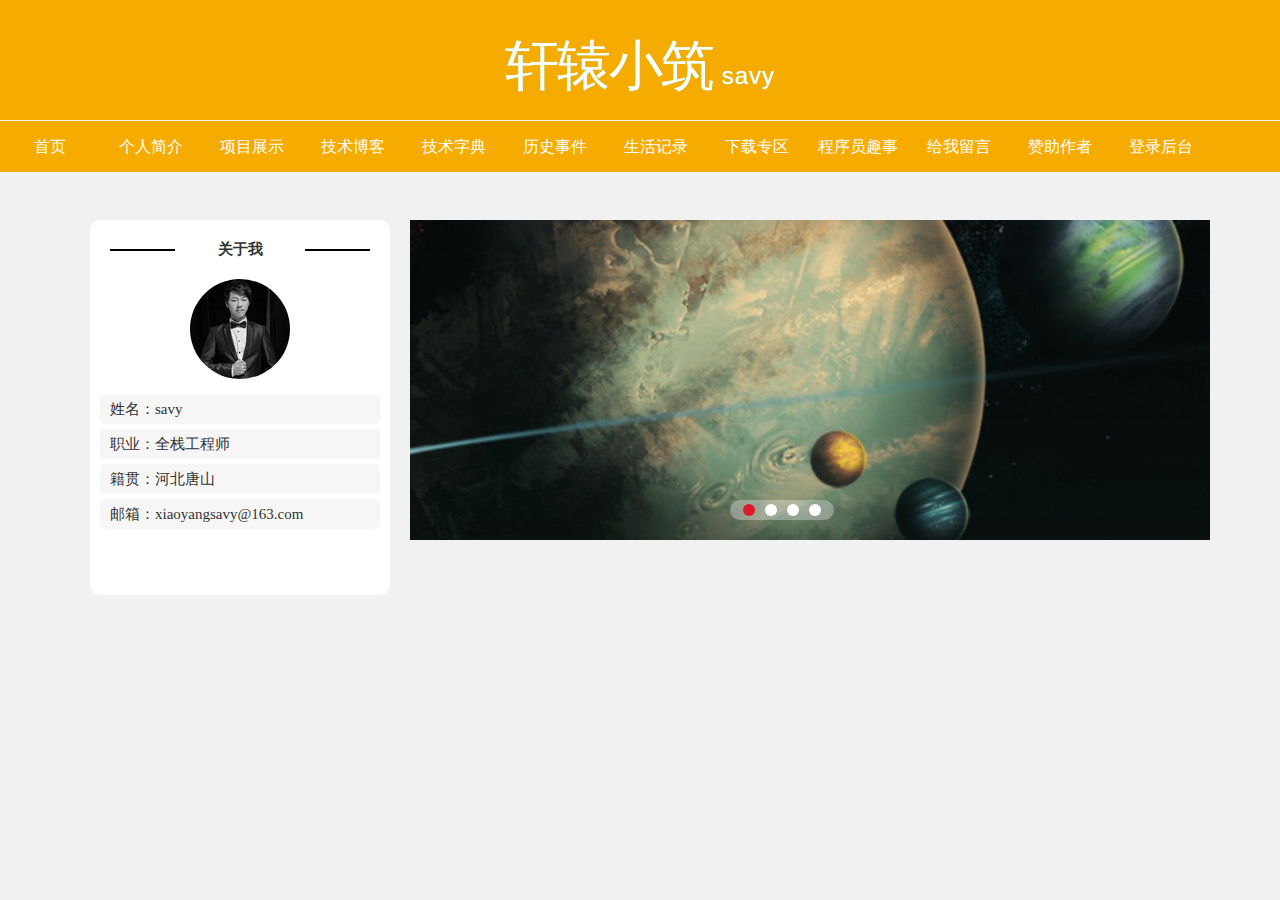
<file: src/main/webapp/index.html>
<!DOCTYPE html>
<html lang="en">
<head>
<meta http-equiv="Content-Type" content="text/html; charset=utf-8"/>
    <meta name="description" content="particles.js is a lightweight JavaScript library for creating particles.">
  <meta name="author" content="Vincent Garreau" />
  <meta name="viewport" content="width=device-width, initial-scale=1.0, minimum-scale=1.0, maximum-scale=1.0, user-scalable=no">
    <title> </title>

    <script type="text/javascript">

				window.location.href='view/main.html';

    </script>
</head>
<body>
</body>
</html>
</file>
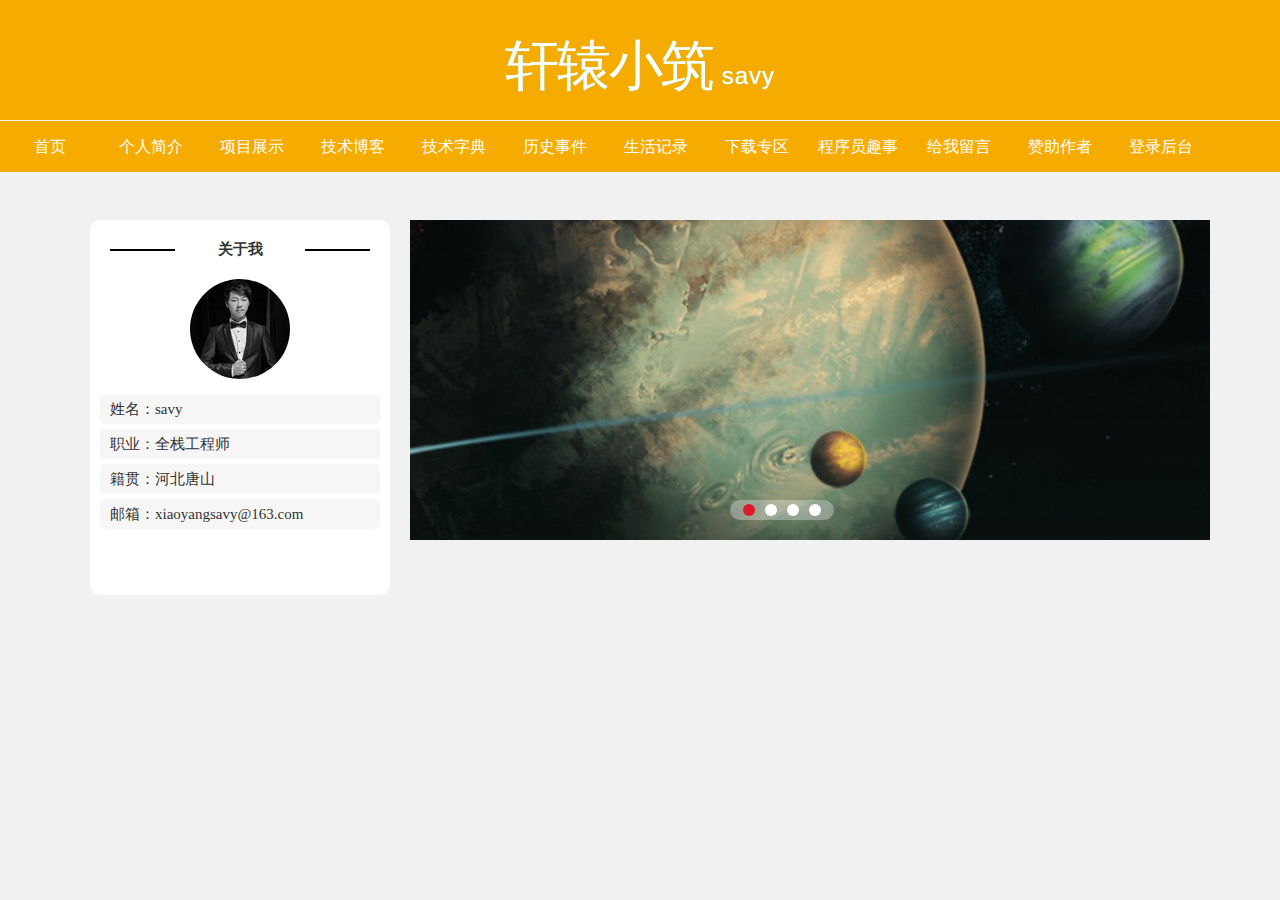
<file: src/main/webapp/view/main.html>
<!DOCTYPE HTML>
<html>
<head>
<meta http-equiv="Content-Type" content="text/html; charset=utf-8"/>
<meta name="viewport" content="width=device-width, initial-scale=1.0, minimum-scale=0.5, maximum-scale=2.0, user-scalable=yes" />

<link rel="stylesheet"  href="../css/banner.css" type="text/css" media="all" />
<link rel="stylesheet"  href="../css/common.css" type="text/css" media="all" />
<link rel="stylesheet"  href="../css/head.css" type="text/css" media="all" />
 <link rel="stylesheet"  href="../css/index.css" type="text/css" media="all" />
<script type="text/javascript" src="../js/jquery-3.3.1.min.js"></script>
<script type="text/javascript" src="../js/banner.js"></script>
<script type="text/javascript" src="../js/common.js"></script>           <!-- 公共逻辑 -->
</head>

<body>
 <div style=" width: 100%;height: 100vh;flex-direction: column;">
 <div id="head">
   <script>
       $("#head").load("./head.html");
   </script>
   </div> 
<div style="width: 100%; height: 70px;"></div>
<div class="top-div">
<div class="top-left-div">
 <h2 class="ab_title">关于我</h2>
      <div class="avatar"><img  src="../images/user-head.jpg" /></div>
      <div class="ab_con">
        <p>姓名：savy</p>
        <p>职业：全栈工程师</p>
        <p>籍贯：河北唐山</p>
        <p>邮箱：xiaoyangsavy@163.com</p>
         </div>
</div>
<div id="banner-div">
  <ul class="banner-ul">
    <li><a href="#"><img src="../images/banner-01.jpg"/></a></li>
    <li><a href="#"><img src="../images/banner-02.jpg"/></a></li>
    <li><a href="#"><img src="../images/banner-03.jpg"/></a></li>
    <li><a href="#"><img src="../images/banner-04.jpg"/></a></li>
  </ul>
  <div class="banner-slider"> 
  <i class="btn btn_act"></i> 
  <i class="btn"></i> 
  <i class="btn"></i> 
  <i class="btn"></i> 
</div>
  <a href="javascript:;" class="arrow-left"> <span class="slider_left"></span> </a> <a href="javascript:;" class="arrow-right"> <span class="slider_right"></span> </a> </div></div></div>
</body>
<script type="text/javascript">
getHeadMenuItem();//获取顶部菜单数据
</script>
</html>
</file>
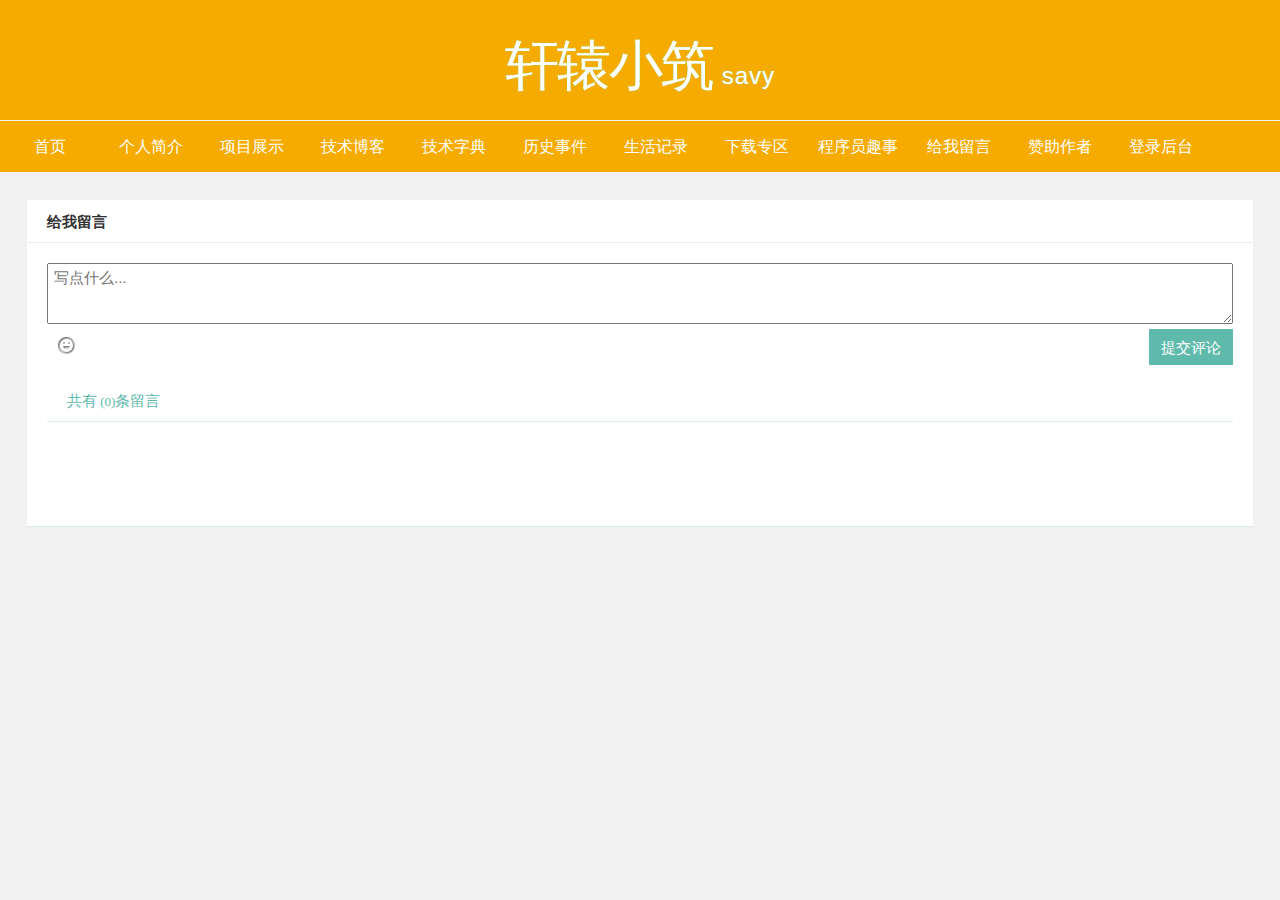
<file: src/main/webapp/view/messageBoard.html>
<!DOCTYPE HTML>
<html>
<head>
<meta http-equiv="Content-Type" content="text/html; charset=utf-8"/>
<meta name="viewport" content="width=device-width, initial-scale=1.0, minimum-scale=0.5, maximum-scale=2.0, user-scalable=yes" />


 <link rel="stylesheet"  href="../css/common.css" type="text/css" media="all" />
 <link rel="stylesheet"  href="../css/head.css" type="text/css" media="all" />
  <link rel="stylesheet"  href="../css/messageBoard.css" type="text/css" media="all" />

<script src="../js/jquery-3.3.1.min.js"></script>
<script type="text/javascript" src="../js/common.js"></script>           <!-- 公共逻辑 -->

<script src="../js/pagination.js"></script>
    <link href="../css/pagination.css" rel="stylesheet" type="text/css">
	<link href="../css/emoji.css" rel="stylesheet" type="text/css">
	<script src="../js/emoji.js"></script>
    <script>

//输入框获取焦点时触发，显示提示信息
function getAddFocus(id){
    $("#comment-author-info").css("display", "");
}
//输入框失去焦点时触发，隐藏提示信息
function lostAddFocus(id) {
    // $("#comment-author-info").css("display", "none");//点击提示信息时也会隐藏，取消此功能
}

    </script>
        <style type="text/css">
            #wrapper {
                width: 900px;
                margin: 20px auto;
            }
        </style>
</head>

<body>
 <div style=" width: 100%;height: 100vh;flex-direction: column;">
 <div id="head">
   <script>
       $("#head").load("../view/head.html");
   </script>
   </div>
<div style="width: 100%; height: 50px;"></div>

<div  class="board-body">


		<header class="board-head">
			<h1  >
				<a href="#">给我留言</a>
			</h1>
		</header>


		<div id="respond" >

		<div class="board-comment">
			<div class="comt-box">
				<textarea  class="board-comment-textarea" placeholder="写点什么..."  name="board-comment-textarea" id="board-comment-textarea" cols="100%" rows="3" tabindex="1"
						   onfocus="getAddFocus('board-comment-textarea')" onblur="lostAddFocus('board-comment-textarea');"></textarea>
				<div class="board-comment-submit-div">
					<button class="board-comment-submit-button"  name="board-comment-submit-button" id="board-comment-submit-button" onclick="submit()" tabindex="5"><i class="fa fa-check-square-o"></i> 提交评论</button>
					<div class="emoji-div"> <a class="emoji-button" href="javascript:void(0);"></a></div>
				</div>
			</div>
					<div id="emoji-list-div" class="emoji-list-div" style="display: none"> </div><!--表情包-->
					<div class="board-comment-userinfo-div" id="comment-author-info" style="display: none"><!--评论的个人信息填写-->
						<h4>（选填）请填写个人信息：</h4>
						<ul>
							<li class="form-inline"> <input class="ipt" type="text" name="author" id="nickname" value="" tabindex="2" placeholder="昵称"><span class="help-inline">昵称</span></li>
							<li class="form-inline"> <input class="ipt" type="text" name="email" id="email" value="" tabindex="3" placeholder="邮箱"><span class="help-inline">邮箱（仅对站长可见！）</span></li>
							<!--<li class="form-inline"> <input class="ipt" type="text" name="url" id="webUrl" value="" tabindex="4" placeholder="网址"><span class="help-inline">网址</span></li>-->
						</ul>
					</div>
									</div>


	</div>

	<!--  评论-->
<div id="board-commentlist-div" class="board-commentlist-div">
	<div id="board-commentlist-title-div" class="board-commentlist-div">
		  共有<b id="leaveMessageCount"> (0)</b>条留言
	</div>
<ol class="board-commentlist-ol" id="board-commentlist-ol">
	<!--	<li ><div ><img alt='' src="../images/user.png"  height='54' width='54' /><div class="commentlist-content">内容1<div class="commentlist-title"><span class="commentlist-title-name">昵称1</span>2015-02-15 21:01  </div></div></div></li>
<li ><div ><img alt='' src="../images/user.png"  height='54' width='54' /><div class="commentlist-content">内容2<div class="commentlist-title"><span class="commentlist-title-name">昵称2</span>2015-02-15 21:01  </div></div></div></li>
<li ><div ><img alt='' src="../images/user.png"  height='54' width='54' /><div class="commentlist-content">内容3<div class="commentlist-title"><span class="commentlist-title-name">昵称3</span>2015-02-15 21:01  </div></div></div></li>
-->
	</ol>

<!-- 页面跳转 -->
	  <div id="wrapper">
          <section>
              <div id="pagination-demo1"></div>
          </section>
      </div>
</div>



</div>




</div></div>



<script>
$(function() {
var count = 0;

    //获取留言总数
    $.ajax({
        type: "GET",
        url: serverUrl + "/leaveMessage/getLeaveMessageCount",
        contentType: "application/json",
        success: function (data) {
            console.log("call /leaveMessage/getLeaveMessageCount");
            console.log(data);
            if(data.status==200){	//调用成功
                count = data.data;//获取总数
				$("#leaveMessageCount").text("("+count+")");

				//显式评论列表内容开始--------------------------------------------------------------------------------------------------------------------------------------------
                (function(name) {
                    var container = $('#pagination-' + name);
                    container.pagination({
                        dataSource:serverUrl + "/leaveMessage/getLeaveMessageList",      //网址'https://api.flickr.com/services/feeds/photos_public.gne?tags=cat&tagmode=any&format=json&jsoncallback=?',
                        locator: 'data.data',
                        totalNumber: count,
                        showGoInput: true,
                        showGoButton: true,
                        pageSize: 3,
                        ajax: {
                            beforeSend: function() {
                                container.prev().html('Loading data from flickr.com ...');
                            }
                        },
                        callback: function(response, pagination) {
                            console.log(response);
                            console.log(pagination);
                            var dataHtml = '';

                            $.each(response, function (index, item) {
                                dataHtml += '<li ><div ><img alt=\'\' src="../images/user.png"  height=\'54\' width=\'54\' /><div class="commentlist-content">'+item.leaveMessageContent+'<div class="commentlist-title"><span class="commentlist-title-name">'+item.nickname+'</span>'+item.leaveMessageSubmitDate+'</div></div></div></li>';
                            });


                            var showDataHtml = $('#board-commentlist-ol');
                            showDataHtml.html(dataHtml);
                        }
                    })
                })('demo1');
				//显式评论列表内容结束-------------------------------------------------------------------------------------------------------------------------------------------


            }else{
                console.log("获取数据失败，请重试！");
            }
        },
        error: function (e) {
            console.log(e);
            console.log("获取数据失败，请重试！");
        }
    });



});


//提交评论
function submit(){
	var nickname = $("#nickname").val();
    var email = $("#email").val();
    var webUrl = $("#webUrl").val();
    var leaveMessageContent = $("#board-comment-textarea").val();

    var jsonObject = '{';
    jsonObject += '"nickname":"' + nickname + '"';
    jsonObject += ',"email":"' + email + '"';
    jsonObject += ',"leaveMessageContent":"' + leaveMessageContent+ '"';
    jsonObject += '}';
    console.log(jsonObject);

    $.ajax({
        type: "POST",
        url: serverUrl + "/leaveMessage/add",
        contentType: "application/json",
        data: jsonObject,
        success: function (data) {
            console.log("call leaveMessage/add");
            console.log(data);
            if (data.status == 200) {	//调用成功
                console.log("调用成功！");
                alert("留言成功！");
                //window.location.href='typeList.html';
                // goWebpage("main.html");
				location.reload(true);//刷新当前页面
            } else {
                console.log(data.message);
            }
        },
        error: function (e) {
            console.log(e);
            console.log("接口调用失败，请重试！");
        }
    });
}

</script>
<script type="text/javascript">
getHeadMenuItem();//获取顶部菜单数据
</script>
</body>
</html>
</file>
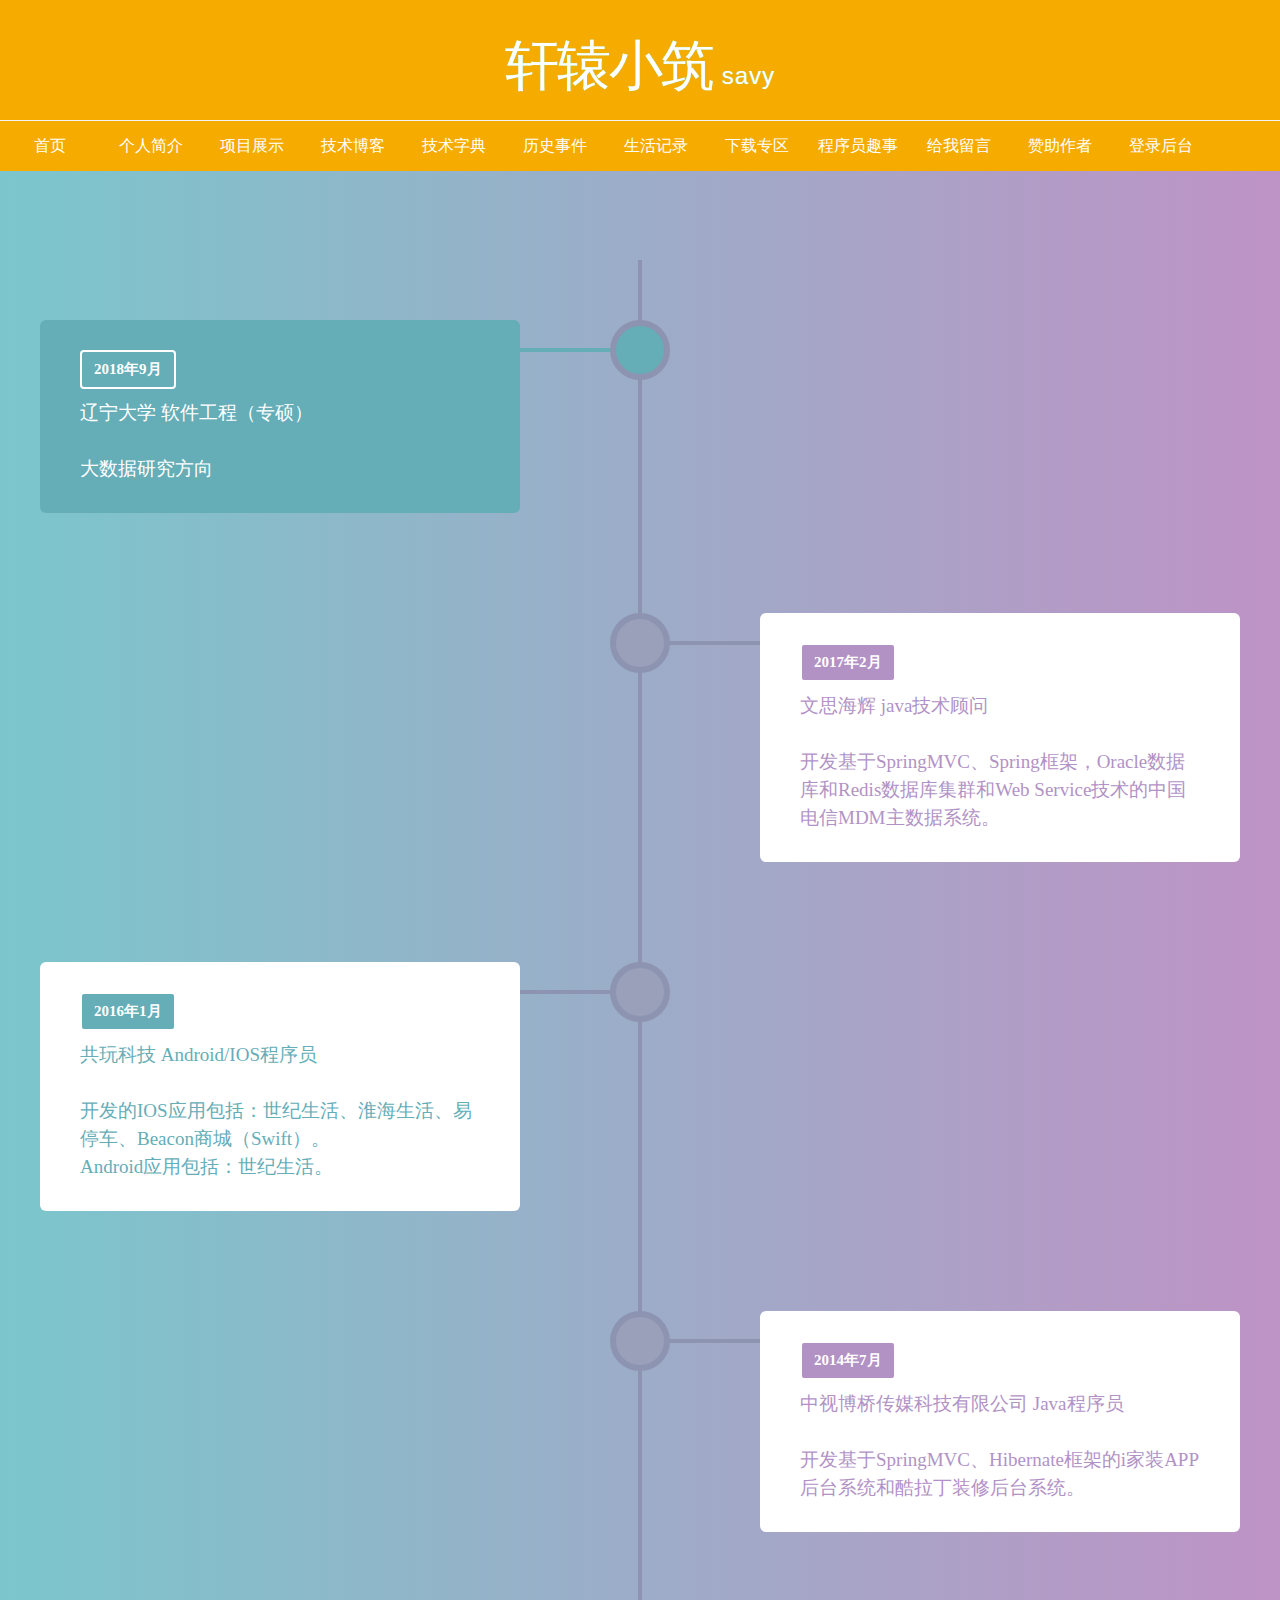
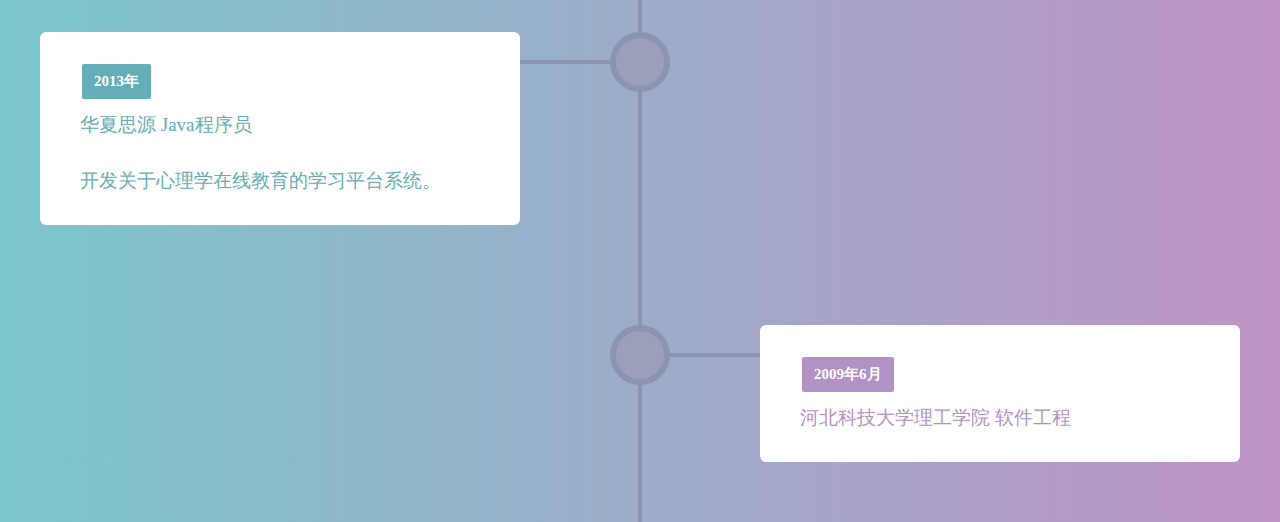
<file: src/main/webapp/view/pastEvent.html>
<!doctype html>
<html>
<head>
<meta http-equiv="Content-Type" content="text/html; charset=utf-8"/>
<title>历史事件</title>

<script src="../js/jquery-3.3.1.min.js"></script>

 <link rel="stylesheet"  href="../css/common.css" type="text/css" media="all" />
 <link rel="stylesheet"  href="../css/head.css" type="text/css" media="all" />
 <script type="text/javascript" src="../js/jquery-3.3.1.min.js"></script>
<script type="text/javascript" src="../js/common.js"></script>           <!-- 公共逻辑 -->
<style>

* {
  box-sizing: border-box;
}

body {

  background: -webkit-linear-gradient(right, #BE93C5 , #7BC6CC);
  background: linear-gradient(to left, #BE93C5 , #7BC6CC);
}

img {
  max-width: 100%;
  height: auto;
}

/* _site-header.css */
.site-header {
  text-align: center;
  padding: 40px 0;

}
.site-header__title {
  font-size: 10px;
  color: #fff;
}

/* _wrapper.css */
.wrapper {
  padding-left: 18px;
  padding-right: 18px;
  max-width: 1236px;
  margin-left: auto;
  margin-right: auto;
}


/* _timeline.css */
.timeline {
  position: relative;
  margin: 30px auto;
  padding: 60px 0;

}
.timeline::before {
  content: "";
  position: absolute;
  top: 0;
  left: 10%;
  width: 4px;
  height: 100%;
  background-color: #8d94b1;
}
@media (min-width: 800px){
  .timeline::before{
    left: 50%;
    margin-left: -2px;
  }
}
.timeline__item {
  margin-bottom: 100px;
  position: relative;
}
.timeline__item::after{
  content: "";
  clear: both;
  display: table;
}
.timeline__item:nth-child(2n) .timeline__item__content {
  float: right;
}
.timeline__item:nth-child(2n) .timeline__item__content::before {
  content: '';
  right: 40%;
}
@media (min-width: 800px){
  .timeline__item:nth-child(2n) .timeline__item__content::before{
    left: inherit;
  }
}
.timeline__item:nth-child(2n) .timeline__item__content__date {
  background-color: #b292c5;
}
.timeline__item:nth-child(2n) .timeline__item__content__description {
  color: #b292c5;
}
.timeline__item:last-child {
  margin-bottom: 0;
}
.timeline__item-bg {
  -webkit-transition: all 1s ease-out;
  transition: all 1s ease-out;
  color: #fff;
}
.timeline__item-bg:nth-child(2n) .timeline__item__station {
  background-color: #b292c5;
}
.timeline__item-bg:nth-child(2n) .timeline__item__content {
  background-color: #b292c5;
}
.timeline__item-bg:nth-child(2n) .timeline__item__content::before {
  background-color: #b292c5;
}
.timeline__item-bg:nth-child(2n) .timeline__item__content__description {
  color: #fff;
}
.timeline__item-bg .timeline__item__station {
  background-color: #65adb7;
}
.timeline__item-bg .timeline__item__content {
  background-color: #65adb7;
}
.timeline__item-bg .timeline__item__content::before {
  background-color: #65adb7;
}
.timeline__item-bg .timeline__item__content__description {
  color: #fff;
}
.timeline__item__station {
  background-color: #9aa0b9;
  width: 40px;
  height: 40px;
  position: absolute;
  border-radius: 50%;
  padding: 10px;
  top: 0;
  left: 10%;
  margin-left: -33px;
  border: 4px solid #8d94b1;
  -webkit-transition: all .3s ease-out;
  transition: all .3s ease-out;
}
@media (min-width: 800px){
  .timeline__item__station{
    left: 50%;
    margin-left: -30px;
    width: 60px;
    height: 60px;
    padding: 15px;
    border-width: 6px;
  }
}
.timeline__item__content {
  width: 80%;
  background: #fff;
  padding: 20px 30px;
  border-radius: 6px;
  float: right;
  -webkit-transition: all .3s ease-out;
  transition: all .3s ease-out;
}
@media (min-width: 800px){
  .timeline__item__content{
    width: 40%;
    float: inherit;
    padding: 30px 40px;
  }
}
.timeline__item__content::before {
  content: '';
  position: absolute;
  left: 10%;
  background: #8d94b1;
  top: 20px;
  width: 10%;
  height: 4px;
  z-index: -1;
  -webkit-transition: all .3s ease-out;
  transition: all .3s ease-out;
}
@media (min-width: 800px){
  .timeline__item__content::before{
    left: 40%;
    top: 30px;
    height: 4px;
    margin-top: -2px;
  }
}
.timeline__item__content__date {
  margin: 0;
  padding: 8px 12px;
  font-size: 15px;
  margin-bottom: 10px;
  background-color: #65adb7;
  color: #fff;
  display: inline-block;
  border-radius: 4px;
  border: 2px solid #fff;
}
.timeline__item__content__description {
  margin: 0;
  padding: 0;
  font-size: 16px;
  line-height: 24px;
  font-weight: 300;
  color: #65adb7;
}
@media (min-width: 800px){
  .timeline__item__content__description{
    font-size: 19px;
    line-height: 28px;
  }
}

/* _site-footer.css */
.site-footer {
  padding: 50px 0 200px 0;

}
.site-footer__text {
  color: #e6e6e6;
  font-size: 14px;
  text-align: center;
}
.site-footer__text__link {
  color: #8287a9;
}
</style>

</head>
<body>
 <div style=" width: 100%;height: 100vh;flex-direction: column;">
 <div id="head">
   <script>
       $("#head").load("../view/head.html");
   </script>
   </div>



<script src="../js/jquery.waypoints.min.js"></script>

<header class="site-header">
  <div class="wrapper">
  </div>
</header>

<section class="timeline">
  <div class="wrapper">
    <div class="timeline__item timeline__item--0">
      <div class="timeline__item__station"></div>
      <div class="timeline__item__content">
        <h2 class="timeline__item__content__date">2018年9月   </h2>
        <p class="timeline__item__content__description">
        辽宁大学    软件工程（专硕）<br/><br/>
        大数据研究方向
        </p>
      </div>
    </div>
    <div class="timeline__item timeline__item--1">
      <div class="timeline__item__station"></div>
      <div class="timeline__item__content">
        <h2 class="timeline__item__content__date">2017年2月</h2>
        <p class="timeline__item__content__description">
        文思海辉    java技术顾问<br/><br/>
        开发基于SpringMVC、Spring框架，Oracle数据库和Redis数据库集群和Web Service技术的中国电信MDM主数据系统。
        </p>
      </div>
    </div>
    <div class="timeline__item timeline__item--2">
      <div class="timeline__item__station"></div>
      <div class="timeline__item__content">
        <h2 class="timeline__item__content__date">2016年1月</h2>
        <p class="timeline__item__content__description">
        共玩科技    Android/IOS程序员<br/><br/>
        开发的IOS应用包括：世纪生活、淮海生活、易停车、Beacon商城（Swift）。<br/>
        Android应用包括：世纪生活。
        </p>
      </div>
    </div>
    <div class="timeline__item timeline__item--3">
      <div class="timeline__item__station"></div>
      <div class="timeline__item__content">
        <h2 class="timeline__item__content__date">2014年7月</h2>
        <p class="timeline__item__content__description">
        中视博桥传媒科技有限公司   Java程序员<br/><br/>
        开发基于SpringMVC、Hibernate框架的i家装APP后台系统和酷拉丁装修后台系统。
        </p>
      </div>
    </div>
    <div class="timeline__item timeline__item--4">
      <div class="timeline__item__station"></div>
      <div class="timeline__item__content">
        <h2 class="timeline__item__content__date">2013年</h2>
        <p class="timeline__item__content__description">
        华夏思源    Java程序员<br/><br/>
        开发关于心理学在线教育的学习平台系统。
        </p>
      </div>
    </div>
    <div class="timeline__item timeline__item--5">
      <div class="timeline__item__station"></div>
      <div class="timeline__item__content">
        <h2 class="timeline__item__content__date">2009年6月</h2>
        <p class="timeline__item__content__description">
			河北科技大学理工学院    软件工程
     </p>
      </div>
    </div>

  </div>
</section>
</div>
<script>
function customWayPoint(className, addClassName, customOffset) {
  var waypoints = $(className).waypoint({
    handler: function(direction) {
      if (direction == "down") {
        $(className).addClass(addClassName);
      } else {
        $(className).removeClass(addClassName);
      }
    },
    offset: customOffset
  });
}

var defaultOffset = '50%';

for (i = 0; i < 17; i++) {
  customWayPoint('.timeline__item--' + i, 'timeline__item-bg', defaultOffset);
}
</script>
<script type="text/javascript">
getHeadMenuItem();//获取顶部菜单数据
</script>

</body>
</html>
</file>
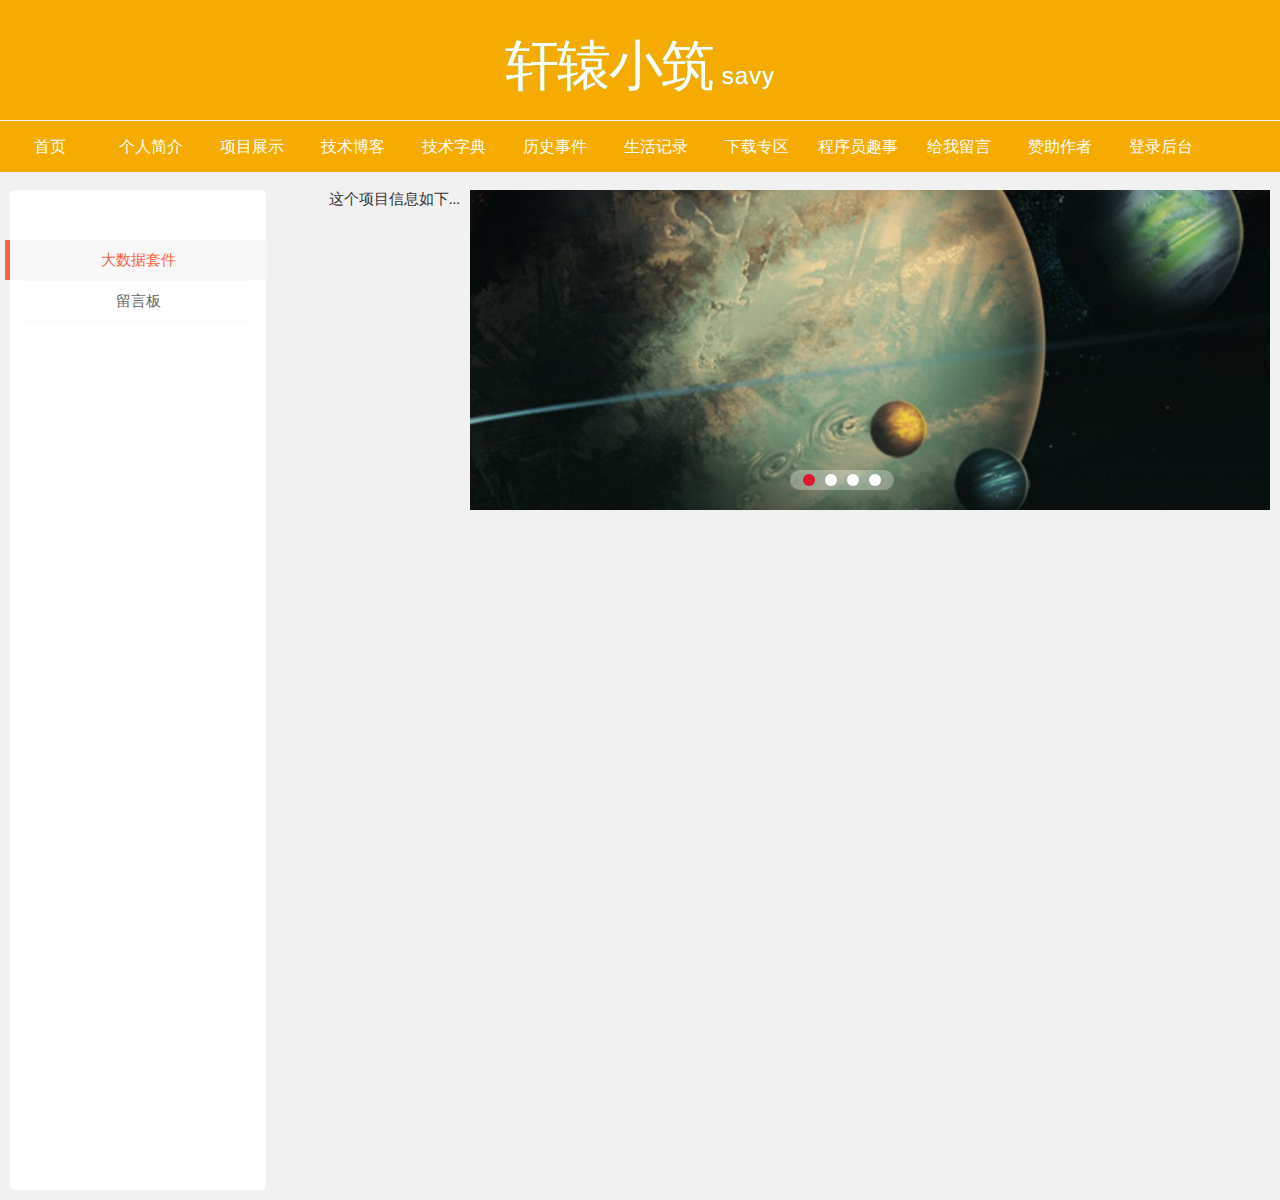
<file: src/main/webapp/view/projectShow.html>
<!DOCTYPE HTML>
<html>

<head>
    <meta http-equiv="Content-Type" content="text/html; charset=utf-8"/>
    <meta name="viewport" content="width=device-width, initial-scale=1.0, minimum-scale=0.5, maximum-scale=2.0, user-scalable=yes" />
    <link rel="stylesheet"  href="../css/banner.css" type="text/css" media="all" />
    <link rel="stylesheet"  href="../css/common.css" type="text/css" media="all" />
    <link rel="stylesheet"  href="../css/head.css" type="text/css" media="all" />
    <script type="text/javascript" src="../js/jquery-3.3.1.min.js"></script>
    <script type="text/javascript" src="../js/banner.js"></script>
    <script type="text/javascript" src="../js/common.js"></script>           <!-- 公共逻辑 -->


    <style>


        .lanrenzhijia{  margin:10px; background:#fff; position:relative; padding:50px 0; border-radius:5px;}
        .lanrenzhijia li{ z-index:2; position:relative;}
        .lanrenzhijia li a{ color:#666;height:40px; line-height:40px; border-bottom:1px solid #F8F8F8; display:block; margin:0px 15px; text-align:center; text-decoration:none;}
        .lanrenzhijia li:hover a{ color:#FF5F3E; text-decoration:none;}
        .lanrenzhijia li.on a{color:#FF5F3E;}
        .lanrenzhijia .hover{ width:100%; height:40px; position:absolute; left:-5px; top:50px; background:#F8F8F8; border-left:5px solid #FF5F3E; z-index:1;}




    </style>
</head>
<body>
<div style=" width: 100%;height: 100vh;flex-direction: column;">
    <div id="head">
        <script>
            $("#head").load("../view/head.html");
        </script>
    </div>

    <div style="width: 100%; height: 30px;"></div><!-- 顶部导航栏下边距 -->

    <div style="width: 100%; height: 100%;">

        <!-- 右侧内容展示 -->
        <div style="float:right;width:75%;height: 100%;margin:10px;">

            <!-- 图片轮询展示 -->
            <div id="banner-div" >
                <ul class="banner-ul">
                    <li><a href="#"><img src="../images/banner-01.jpg"/></a></li>
                    <li><a href="#"><img src="../images/banner-02.jpg"/></a></li>
                    <li><a href="#"><img src="../images/banner-03.jpg"/></a></li>
                    <li><a href="#"><img src="../images/banner-04.jpg"/></a></li>
                </ul>
                <div class="banner-slider">
                    <i class="btn btn_act"></i>
                    <i class="btn"></i>
                    <i class="btn"></i>
                    <i class="btn"></i>
                </div>
                <a href="javascript:;" class="arrow-left"> <span class="slider_left"></span> </a> <a href="javascript:;" class="arrow-right"> <span class="slider_right"></span> </a> </div>

            <div style="width: 100%" >
                &nbsp;&nbsp;&nbsp;&nbsp;<label id="projectInfo"><!-- 项目描述 -->
这个项目信息如下...
                </label>
            </div>
        </div>

    <!-- 左侧列表 -->
    <div class="lanrenzhijia" style="float:left;width:20%; height:100%;">
        <ul>
            <li class="on"><a href='#'>大数据套件</a></li>
            <li><a href='#'>留言板</a></li>
        </ul>
        <div class="hover"></div>
    </div>


    </div>
    <script>
        $(function(){
            var Height = 40; //li的高度
            var pTop = 50; // .lanrenzhijia 的paddding-top的值
            $('.lanrenzhijia li').mouseover(function(){
                $(this).addClass('on').siblings().removeClass('on');
                var index = $(this).index();
                var distance = index*(Height+1)+pTop+'px'; //如果你的li有个border-bottom为1px高度的话，这里需要加1
                $('.lanrenzhijia .hover').stop().animate({top:distance},150); //默认动画时间为150毫秒，懒人们可根据需要修改
            });
        });
    </script>
    <script type="text/javascript">
        getHeadMenuItem();//获取顶部菜单数据
    </script>
</body>
</html>
</file>
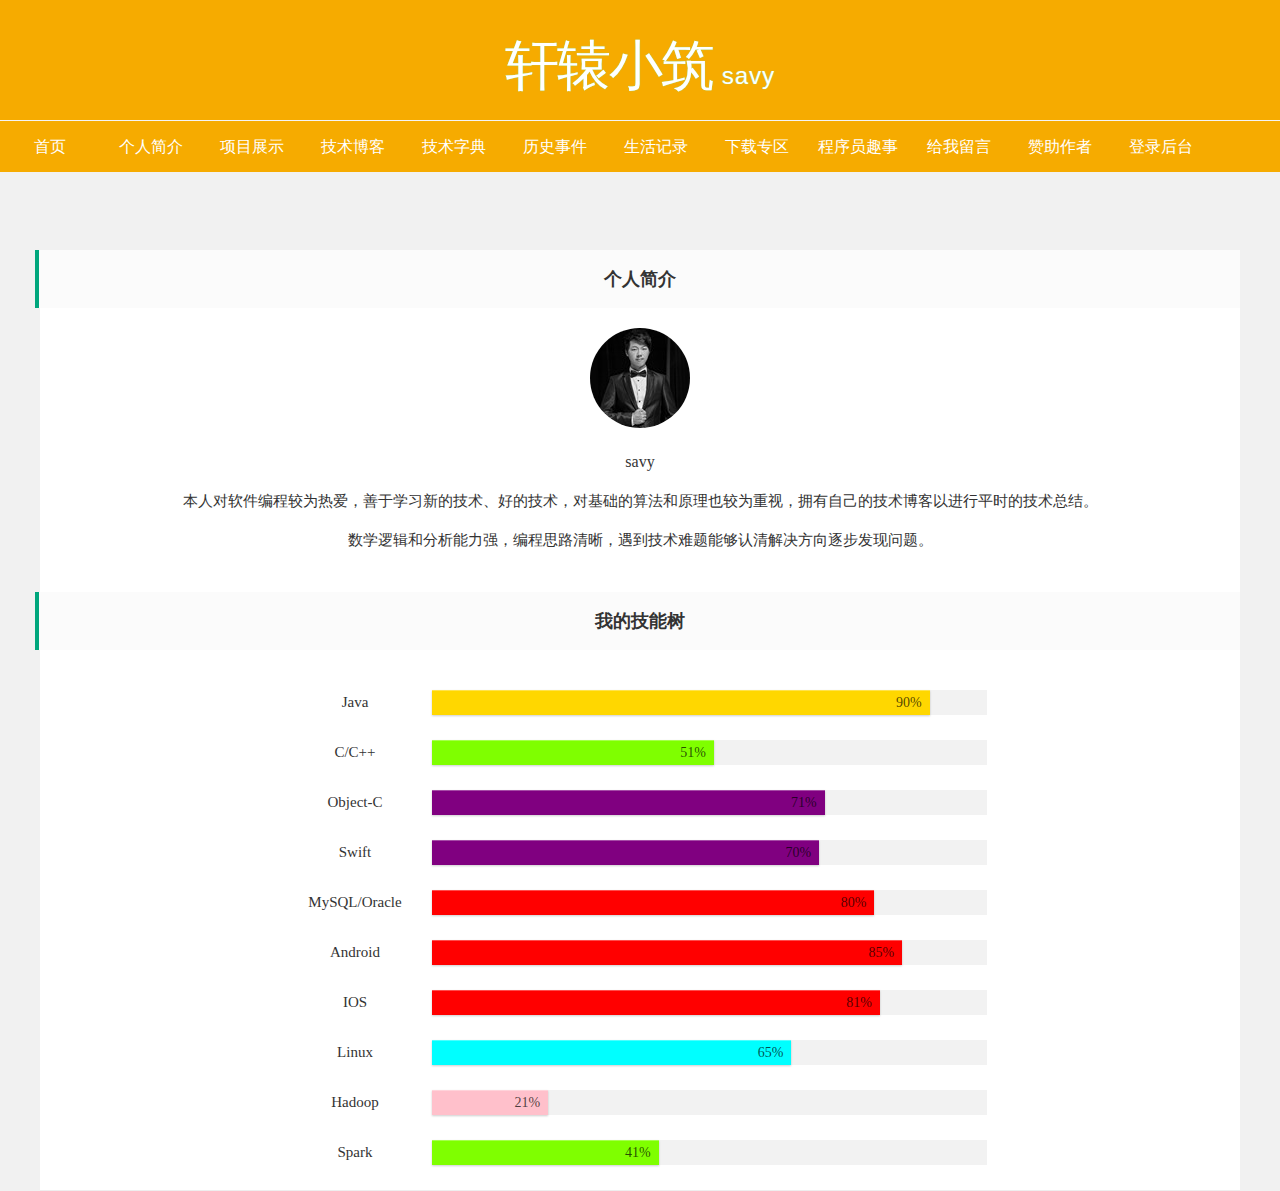
<file: src/main/webapp/view/selfIntroduction.html>
<!DOCTYPE HTML>
<html>

<head>
<meta http-equiv="Content-Type" content="text/html; charset=utf-8"/>
	<meta name="viewport" content="width=device-width, initial-scale=1.0, minimum-scale=0.5, maximum-scale=2.0, user-scalable=yes" />
 <link rel="stylesheet"  href="../css/banner.css" type="text/css" media="all" />
 <link rel="stylesheet"  href="../css/common.css" type="text/css" media="all" />
 <link rel="stylesheet"  href="../css/head.css" type="text/css" media="all" />
 <script type="text/javascript" src="../js/jquery-3.3.1.min.js"></script>
 <script type="text/javascript" src="../js/banner.js"></script>
		<link rel="stylesheet"  href="../css/selfIntroduction.css" type="text/css" media="all" />
<script type="text/javascript" src="../js/common.js"></script>           <!-- 公共逻辑 -->
</head>
<body>
<div style=" width: 100%;height: 100vh;flex-direction: column;">
 <div id="head">
   <script>
       $("#head").load("../view/head.html");
   </script>
   </div>
   <div style="width: 100%; height: 70px;"></div>
<div class="container">
 <div style="text-indent:0px;text-align:center">

<h2 style="text-align: center;">个人简介</h2>
<p><img src="../images/user-head.jpg" style="border-radius:50%;width:100px" /></p>
<p style="text-align: center;font-size:16px">savy</p>
<p style="text-align: center;">本人对软件编程较为热爱，善于学习新的技术、好的技术，对基础的算法和原理也较为重视，拥有自己的技术博客以进行平时的技术总结。</p>
<p style="text-align: center;">数学逻辑和分析能力强，编程思路清晰，遇到技术难题能够认清解决方向逐步发现问题。</p>
 
<p style="text-align: center;">
<p><!--end personal --></p>
<h2 style="text-align: center;margin-top:40px;margin-bottom:40px;">我的技能树</h2>
<p><!--金色golden 90-100，红色red 80-89，紫色purple 70-79，蓝色blue 60-69，绿色green 50-59，粉红pink 0-49--></p>
<section class="tech">
<div class = "item">
<div class = "describe">
            Java
        </div>
<div class="progress">
          <span class="golden" style="width: 90%;"><span>90%</span></span>
        </div>
</p></div>
<div class = "item">
<div class = "describe">
            C/C++
        </div>
<div class="progress">
          <span class="green" style="width: 51%;"><span>51%</span></span>
        </div>
</p></div>
<div class = "item">
<div class = "describe">
            Object-C
        </div>
<div class="progress">
          <span class="purple" style="width: 71%;"><span>71%</span></span>
        </div>
</p></div>
<div class = "item">
<div class = "describe">
            Swift
        </div>
<div class="progress">
          <span class="purple" style="width: 70%;"><span>70%</span></span>
        </div>
</p></div>
<div class = "item">
<div class = "describe">
            MySQL/Oracle
        </div>
<div class="progress">
          <span class = "red" style="width: 80%;"><span>80%</span></span>
        </div>
</p></div>
<div class = "item">
<div class = "describe">
            Android
        </div>
<div class="progress">
          <span class="red" style="width: 85%;"><span>85%</span></span>
        </div>
</p></div>
<div class = "item">
<div class = "describe">
            IOS
        </div>
<div class="progress">
          <span class="red" style="width: 81%;"><span>81%</span></span>
        </div>
</p></div>
<div class = "item">
<div class = "describe">
            Linux
        </div>
<div class="progress">
          <span class="blue" style="width: 65%;"><span>65%</span></span>
        </div>
</p></div>
<div class = "item">
<div class = "describe">
            Hadoop
        </div>
<div class="progress">
          <span class="pink" style="width: 21%;"><span>21%</span></span>
        </div>
</p></div>
<div class = "item">
<div class = "describe">
            Spark
        </div>
<div class="progress">
          <span class="green" style="width: 41%;"><span>41%</span></span>
        </div>
</p></div>

</section>
<p><!-- end tech --></p>
<p style="text-align: center;">

 
    
</div>
 </div>

 <script type="text/javascript">
 getHeadMenuItem();//获取顶部菜单数据
 </script>
</body>
</html>
</file>
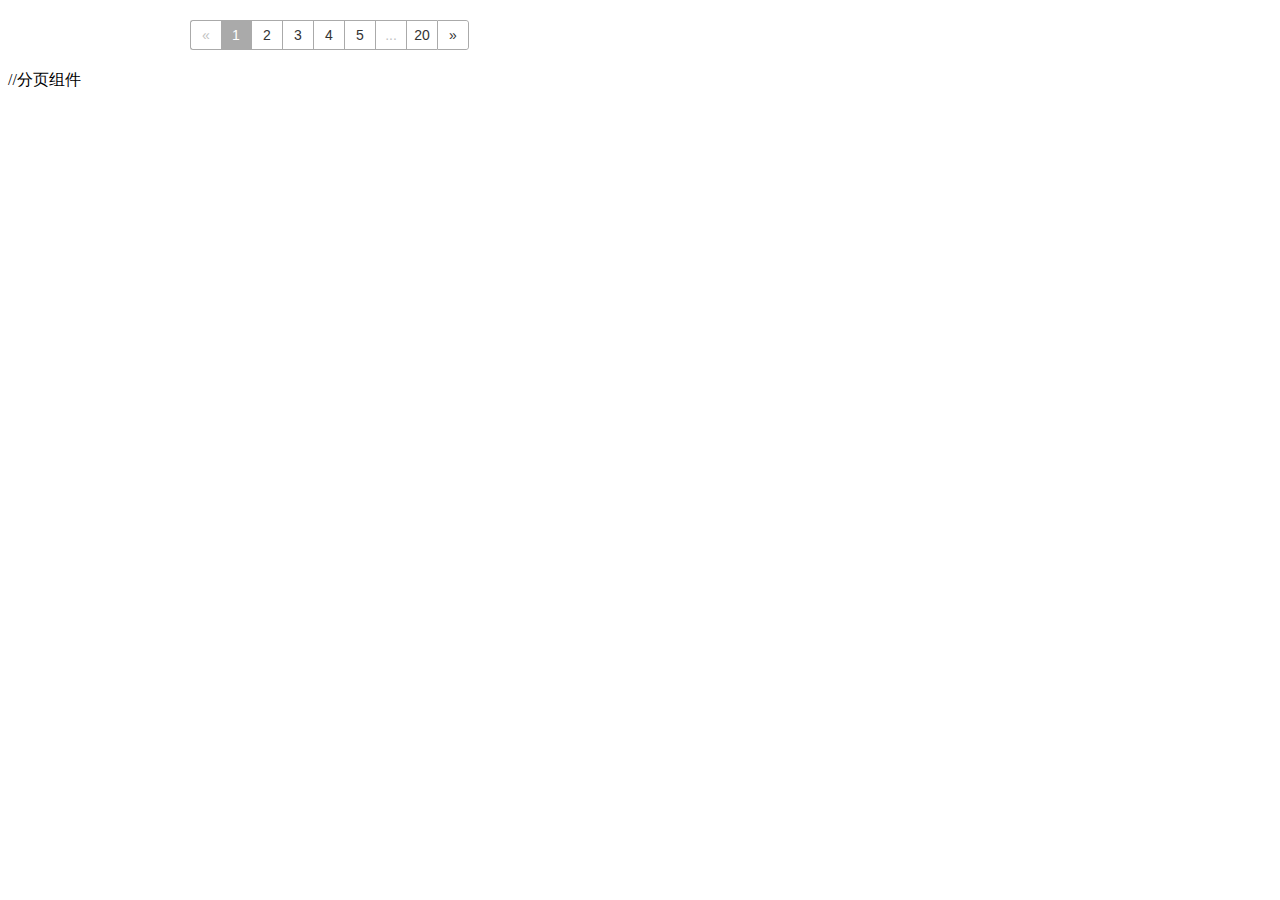
<file: src/main/webapp/view/test.html>
<!DOCTYPE html>
<html>
<head>
    <title>Paginationjs example</title>
    <meta http-equiv="Content-Type" content="text/html; charset=UTF-8">
    <link href="../css/pagination.css" rel="stylesheet" type="text/css">
    <style type="text/css">


        #wrapper {
            width: 900px;
            margin: 20px auto;
        }

    </style>

    <script>
    $('#pagination-demo1').pagination({
        dataSource: [1, 2, 3, 4, 5, 6, 7, 40],
        pageSize: 5,
        showGoInput: true,
        showGoButton: true,
        callback: function(data, pagination) {
            // template method of yourself
            var html = template(data);
            dataContainer.html(html);
        }
    })
    </script>
</head>
<body>

<div id="wrapper">
    <section>
        <div id="pagination-demo1"></div>
    </section>
</div>

<script src="http://code.jquery.com/jquery-3.3.1.min.js"></script>
<script src="../js/pagination.js"></script>


//分页组件
<script>
$(function() {
  (function(name) {
    var container = $('#pagination-' + name);
    var sources = function () {
      var result = [];

      for (var i = 1; i < 196; i++) {
        result.push(i);
      }

      return result;
    }();

    var options = {
      dataSource: sources,
      callback: function (response, pagination) {
        window.console && console.log(response, pagination);

        var dataHtml = '<ul>';

        $.each(response, function (index, item) {
          dataHtml += '<li>' + item + '</li>';
        });

        dataHtml += '</ul>';

        container.prev().html(dataHtml);
      }
    };

    //$.pagination(container, options);

    container.addHook('beforeInit', function () {
      window.console && console.log('beforeInit...');
    });
    container.pagination(options);

    container.addHook('beforePageOnClick', function () {
      window.console && console.log('beforePageOnClick...');
      //return false
    });
  })('demo1');

  (function(name) {
    var container = $('#pagination-' + name);
    container.pagination({
      dataSource: 'https://api.flickr.com/services/feeds/photos_public.gne?tags=cat&tagmode=any&format=json&jsoncallback=?',
      locator: 'items',
      totalNumber: 120,
       showGoInput: true,
      showGoButton: true,
      pageSize: 20,
      ajax: {
        beforeSend: function() {
          container.prev().html('Loading data from flickr.com ...');
        }
      },
      callback: function(response, pagination) {
        window.console && console.log(22, response, pagination);
        var dataHtml = '<ul>';

        $.each(response, function (index, item) {
          dataHtml += '<li>' + item.title + '</li>';
        });

        dataHtml += '</ul>';

        container.prev().html(dataHtml);
      }
    })
  })('demo2');
})
</script>
</body>
</html>
</file>
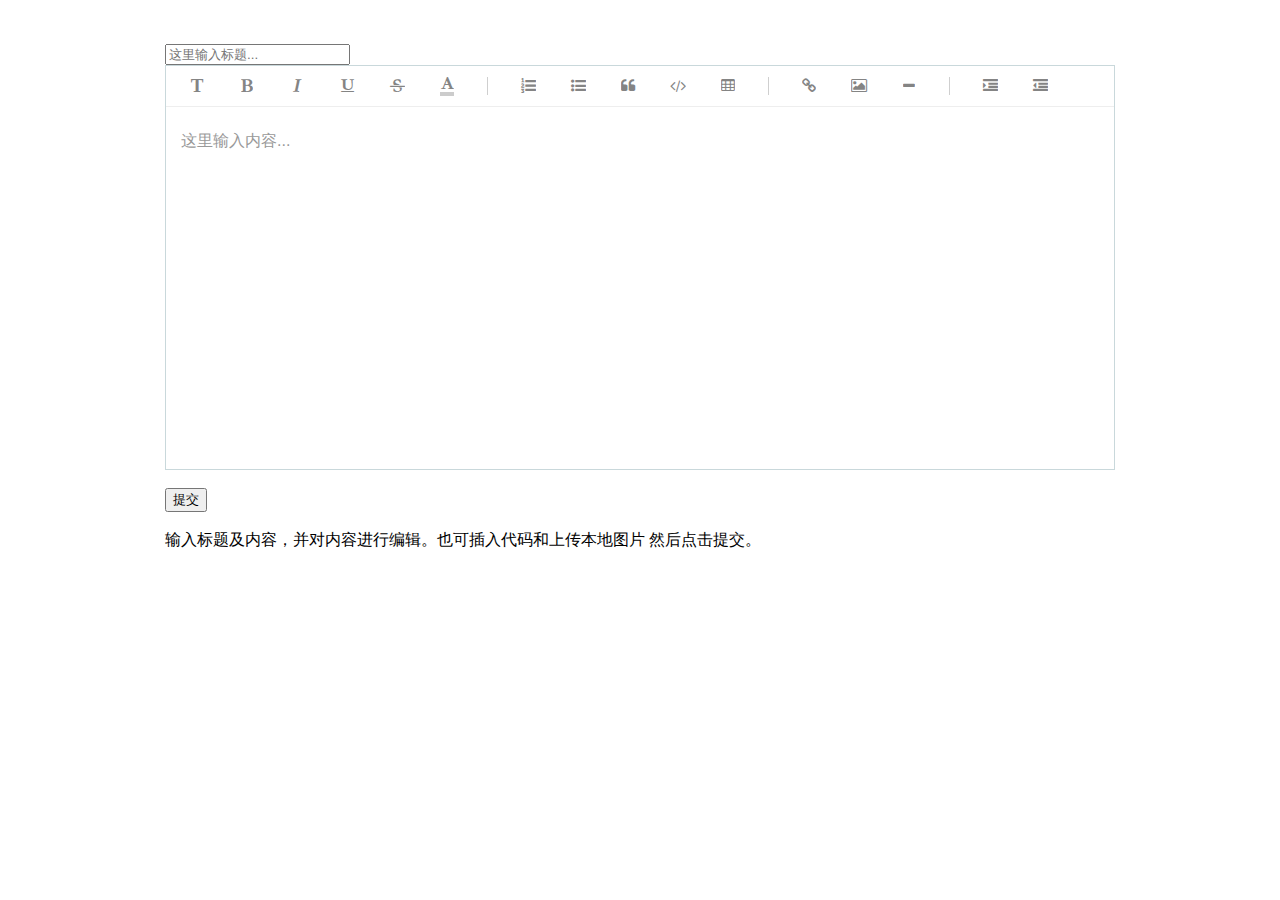
<file: src/main/webapp/view/admin/addContent.html>
<!DOCTYPE HTML>
<html>
<head>
<meta charset="utf-8">
<meta name="viewport" content="width=device-width, initial-scale=1.0, minimum-scale=0.5, maximum-scale=2.0, user-scalable=yes" />

	<link media="all" rel="stylesheet" type="text/css" href="../../js/simditor/styles/font-awesome.css" />
    <link media="all" rel="stylesheet" type="text/css" href="../../js/simditor/styles/simditor.css" />


    	<script type="text/javascript" src="../../js/simditor/scripts/jquery.min.js"></script>
    	<script type="text/javascript" src="../../js/simditor/scripts/module.js"></script>
    	<script type="text/javascript" src="../../js/simditor/scripts/uploader.js"></script>
    	<script type="text/javascript" src="../../js/simditor/scripts/simditor.js"></script>
    	<style type="text/css">
    		.wrapper {
    		  width: 950px;
    		  margin: 0 auto;
    		}
    	</style>
      </head>
 <body>
	    <form action="ArticleSave.action" method="post">
			<div class="wrapper">
				<br />
				<br />
				<input type="text" class="form-control" name="title" placeholder="这里输入标题...">
				<br />
				<textarea id="editor" name="content" autofocus></textarea>
				<br />
				<button type="submit" class="btn btn-default">提交</button>
				<br />
				<br />
				<div class="alert alert-warning" role="alert">输入标题及内容，并对内容进行编辑。也可插入代码和上传本地图片 然后点击提交。</div>
			</div>
		</form>
  </body>
  <script type="text/javascript">
  	$(function(){
  		toolbar = [ 'title', 'bold', 'italic', 'underline', 'strikethrough',
					'color', '|', 'ol', 'ul', 'blockquote', 'code', 'table', '|',
					'link', 'image', 'hr', '|', 'indent', 'outdent' ];
		var editor = new Simditor( {
			textarea : $('#editor'),
			placeholder : '这里输入内容...',
			toolbar : toolbar,  //工具栏
			//defaultImage : '../../images/imgs.png', //编辑器插入图片时使用的默认图片
			upload : {
				url : '/file/upload', //文件上传的接口地址
			    params: null, //键值对,指定文件上传接口的额外参数,上传的时候随文件一起提交
			    fileKey: 'fileDataFileName', //服务器端获取文件数据的参数名
			    connectionCount: 3,
			    leaveConfirm: '正在上传文件'
			}
		});
  	})
  </script>
</html>
</file>
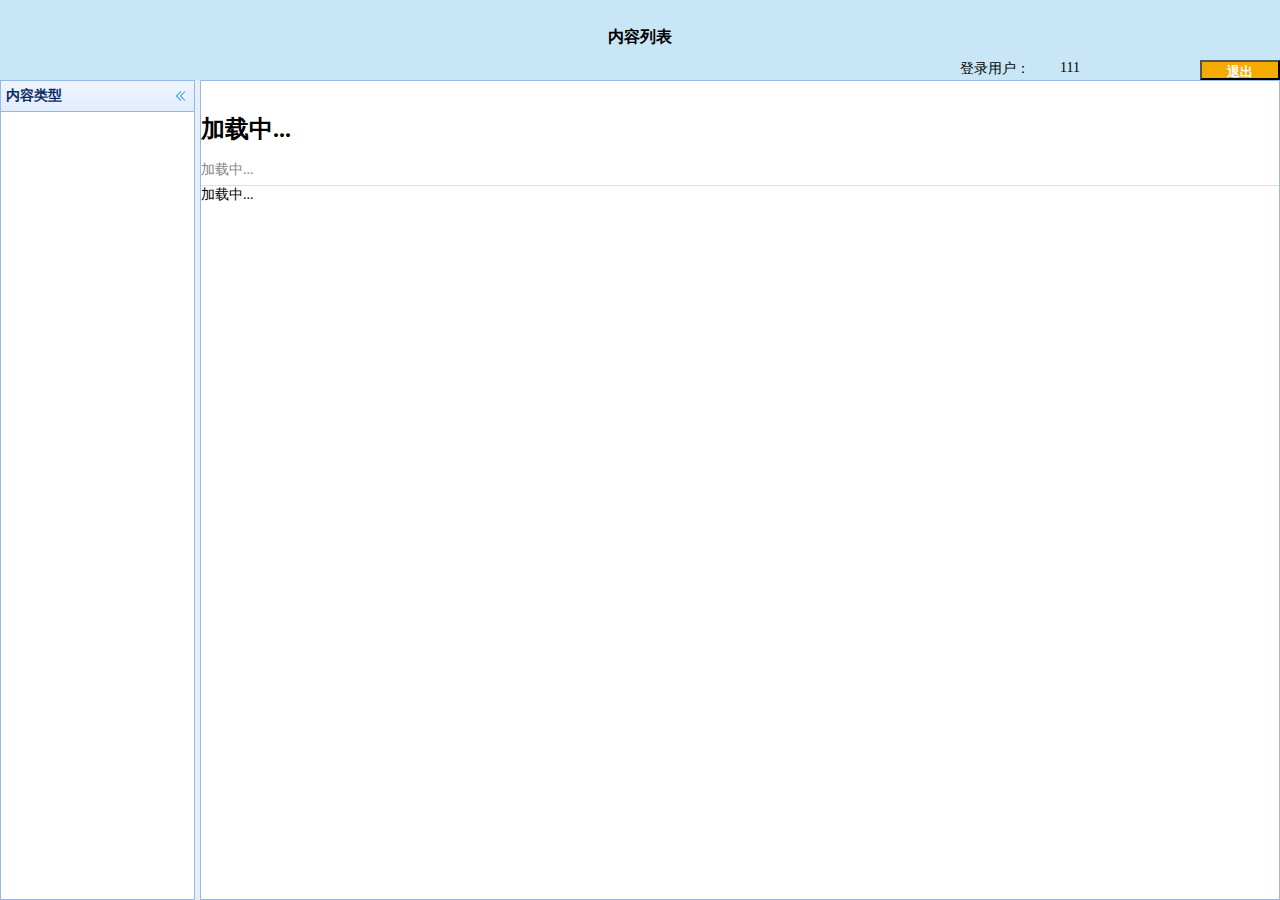
<file: src/main/webapp/view/admin/contentDetail.html>
<!DOCTYPE HTML>
<html>
<head>
<meta http-equiv="Content-Type" content="text/html; charset=utf-8"/>
<meta name="viewport" content="width=device-width, initial-scale=1.0, minimum-scale=0.5, maximum-scale=2.0, user-scalable=yes" />
  <script type="text/javascript" src="../../js/common.js"></script>           <!-- 公共逻辑 -->
    <script type="text/javascript" src="../../js/jquery-3.3.1.min.js"></script>
 <script type="text/javascript" src="../../js/admin/commonAdmin.js"></script>           <!-- 管理系统公共逻辑 -->

    <!-- easyui样式-->
    <link rel="stylesheet" type="text/css" href="../../module/easyui/css/easyui.css">  <!-- 组件显示样式 -->
    <link rel="stylesheet" type="text/css" href="../../module/easyui/css/icon.css">     <!-- 组件显式图标 -->
    <script type="text/javascript" src="../../module/easyui/js/jquery.easyui.min.js"></script>    <!--组件交互逻辑 -->
    <script type="text/javascript" src="../../module/easyui/js/esayui-extend.js"></script>   <!-- 组件扩展功能 -->
    <!-- easyui样式结束-->

<head>
<style type="text/css">

.article-header {
    border-bottom: 1px solid #e0e0e0;
    padding-top: 16px;
    z-index: 9;
    background-color: #fff;
}

 .title-article {
    font-size: 24px;
    word-wrap: break-word;
}

 .article-bar-top  {
    color: #858585;
    width: 88%;
    height: 24px;
    overflow: hidden;
}
</style>

<script type="text/javascript">
    //获取url传入参数
      var contentId= getUrlParams("contentId");
      console.log("contentId="+contentId);
//获取内容
function getContentDetail(){
    $.ajax({
        type: "GET",
        url:  serverUrl+"/content/getContentDetail?contentId="+contentId,
        contentType: "application/json",
        success: function (data) {
            console.log("call content/getContentDetail");
            console.log(data);
            if(data.status==200){	//调用成功
                console.log("调用成功！");
                console.log("接口数据："+data);
                var title = data.data.title;
                var submitDate = data.data.submitDate;
                var content = data.data.content;
                var contentClassId = data.data.contentClassId;//分类编号
                document.getElementById("content_views").innerHTML = content;
                $("#title").text(title);
                 $("#submitDate").text(submitDate);
                setItemSelected(contentClassId);//设置对应的编号为默认选中
            }else{
                console.log(data.message);
            }
        },
        error: function (e) {
            console.log(e);
            console.log("接口调用失败，请重试！");
        }
    });
}


    //获取类别和分类选项列表
    $.ajax({
        type: "GET",
        url:  serverUrl+"/content/getTypeAndClass",
        contentType: "application/json",
        success: function (data) {
            console.log("call content/getTypeAndClass");
            console.log(data);
            if(data.status==200){	//调用成功
                console.log("调用成功!");
                console.log("接口数据长度:"+data.data.length);
                var myData = data.data;             //左侧菜单的接口数据
                var leftMenuArray = new Array();    //左侧菜单的填充内容
                for(var i=0;i<myData.length;i++){
                var leftMenuItemData = new Object();
                leftMenuItemData['text']=myData[i].contentTypeName;
                leftMenuItemData['iconCls']= 'icon-more';
                leftMenuItemData['state']='open';
                //生成二级菜单数据
                var itemArray = myData[i].data; //每个二级菜单的接口数据
                var leftSubmenuArray = new Array();//二级菜单的填充格式数据
                for(var j=0;j<itemArray.length;j++){
                var itemData = itemArray[j];
                var leftSubmenuItemData = new Object();
                leftSubmenuItemData['id']=itemData.contentClassId;
                leftSubmenuItemData['text'] = itemData.contentClassName;
                leftSubmenuArray.push(leftSubmenuItemData);
                }
                leftMenuItemData['children']=leftSubmenuArray;
                leftMenuArray.push(leftMenuItemData)
                }
                console.log("左侧菜单数据为：");
                console.log(leftMenuArray);
                //为左侧菜单创建选项数据（包括显示内容和宽度）
               $('#left-sidemenu').sidemenu({
                                   data: leftMenuArray,
                                   onSelect:selectItem,
                                   width: 150
                               });
getContentDetail();//获取内容信息数据

            }else{
                console.log(data.message);
            }
        },
        error: function (e) {
            console.log(e);
            console.log("接口调用失败,请重试!");
        }
    });
</script>
</head>

<body id="mypannel" class="easyui-layout">

<div id="head" data-options="region:'north',border:false" style="height:80px;background:#C8E6F5;padding:10px;position:relative;"><!-- 头部视图 -->

    <h3 align="center">内容列表</h3>
    <label style="width:200px;height:20px;position:absolute;bottom:0;right: 120px"  >登录用户：<label id="deng_lu" style="width:100px;height:20px;position:absolute;bottom:0;right: 0px" >111</label></label>
    <button style="width:80px;height:20px;position:absolute;bottom:0;right: 0;background-color:#f6ab00;color:#ffffff;font-weight:bold"  onclick="logout()" >退出</button>
</div>

<div data-options="region:'west',split:true,title:'内容类型'" style="width:200px;padding:10px;"><!-- 左侧视图 -->
    <div id="left-sidemenu"></div>
</div>

<div id="panel-center" data-options="region:'center',title:''"> <!-- 主体视图 -->


    <div class="article-header">
        <div >
            <h1 id="title" class="title-article">加载中...</h1>
        </div>
        <div class="article-bar-top">
            <span id="submitDate">加载中...</span>
        </div>
    </div>

    <div class="htmledit_views" id="content_views">
        加载中...

    </div>


</div>




<script type="text/javascript"> //easyUI组件相关

//初始化左侧菜单栏
// var data;
//
//             data = [{
//                 text: 'test1',
//                 iconCls: 'icon-more',
//                 state: 'open',
//                 children: [{
//                     text: 'test11'
//                 },{
//                     text: 'test12'
//                 }]
//             },{
//                 text: 'test2',
//                 iconCls: 'icon-more',
//                 state: 'open',
//                 children: [{
//                     text: 'test22'
//                 }]
//             }];




//左侧菜单页面跳转方法
function selectItem(item) {
    console.log("selectItem:");
    console.log(item);
    console.log("permission="+permission);
//alert('点击了'+item.text);
    //页面跳转
   goWebpage('./contentList.html?contentClassId='+item.id);
}

</script>
 </body>
 </html>
</file>
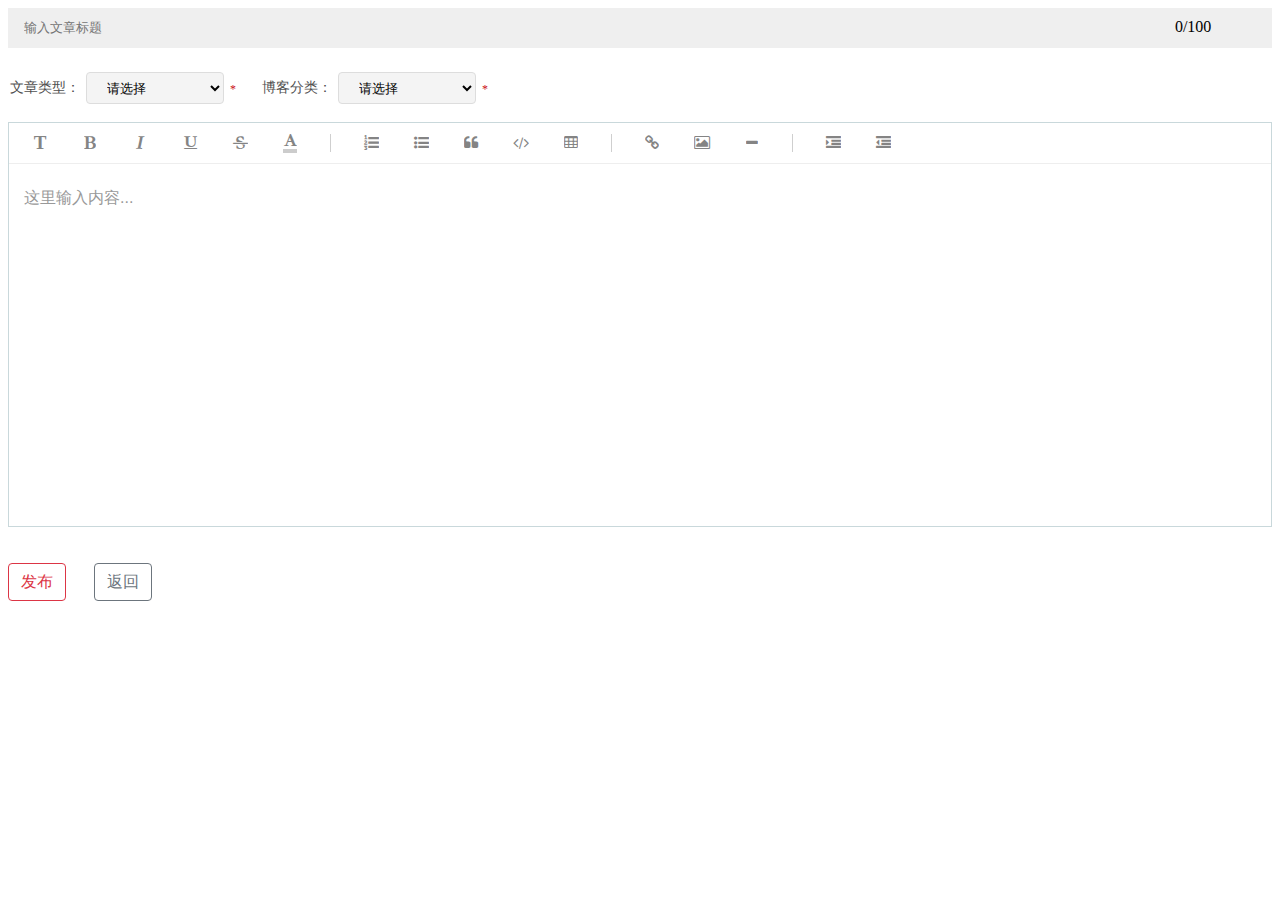
<file: src/main/webapp/view/admin/contentEdit.html>
<!DOCTYPE HTML>
<html>
<head>
<meta http-equiv="Content-Type" content="text/html; charset=utf-8"/>
<meta name="viewport" content="width=device-width, initial-scale=1.0, minimum-scale=0.5, maximum-scale=2.0, user-scalable=yes" />

	<link media="all" rel="stylesheet" type="text/css" href="../../css/admin/contentEdit.css" />
    <script type="text/javascript" src="../../js/common.js"></script>

	<!-- 富文本编辑器simditor组件，开始-->
	<link media="all" rel="stylesheet" type="text/css" href="../../module/simditor/styles/font-awesome.css" />
    <link media="all" rel="stylesheet" type="text/css" href="../../module/simditor/styles/simditor.css" />
    <script type="text/javascript" src="../../module/simditor/scripts/jquery.min.js"></script>
    <script type="text/javascript" src="../../module/simditor/scripts/module.js"></script>
    <script type="text/javascript" src="../../module/simditor/scripts/uploader.js"></script>
    <script type="text/javascript" src="../../module/simditor/scripts/simditor.js"></script>
	<!-- 富文本编辑器simditor组件，结束-->


	<script type="text/javascript">
        //获取url传入参数
        var  contentId= getUrlParams("contentId");
        console.log("contentId="+contentId);

	</script>
      </head>
 <body>
			<div class="wrapper">


				<div class="title-box">
					<input id="title" type="text"  maxlength="100" placeholder="输入文章标题">
					<span class="max-length"><span class="max-length-change">0</span>/100</span>
				</div>


				<div class="form-group row form-control-sm d-flex">
					<label class="labTitle col-form-label">文章类型：</label>
					<div class="txt-box">
                                <select id="selectType" class="mySelect" onchange="changeContentTyepe(this.options[this.options.selectedIndex].value)">
							<option value="-1">请选择</option>
						</select>
						<span class="required">*</span>
					</div>
					<label class="labTitle col-form-label ml-24">博客分类：</label>
					<div class="txt-box">
						<select id="selectClass" class="mySelect">
							<option value="-1">请选择</option>
						</select>
						<span class="required">*</span>
					</div>
				</div>

				<br />
				<textarea id="editor" name="content" autofocus></textarea>
				<br />

				<br />



				<div class="txt-box">
					<input id="btnPublish" type="button" class="btn btn-outline-danger" value="发布" title="发布" onclick="submit()">

					<input id="btnCancel" type="button" class="btn btn-outline-secondary ml-24 btn-shanchu" title="返回列表页" value="返回">
				</div>
			</div>
  </body>
  <script type="text/javascript">
      var editor;
  	$(function(){
  		toolbar = [ 'title', 'bold', 'italic', 'underline', 'strikethrough',
					'color', '|', 'ol', 'ul', 'blockquote', 'code', 'table', '|',
					'link', 'image', 'hr', '|', 'indent', 'outdent' ];
		editor = new Simditor( {
			textarea : $('#editor'),
			placeholder : '这里输入内容...',
			toolbar : toolbar,  //工具栏
			defaultImage : '../../images/default_image.png', //编辑器插入图片时使用的默认图片
			upload : {
				url : serverUrl+'/file/upload', //文件上传的接口地址
			    params: null, //键值对,指定文件上传接口的额外参数,上传的时候随文件一起提交
			    fileKey: 'fileDataFileName', //服务器端获取文件数据的参数名
			    connectionCount: 3,
			    leaveConfirm: '正在上传文件'
			}
		});
  	});


//获取类别和分类选项列表
    $.ajax({
        type: "GET",
        url:  serverUrl+"/content/getType",
        contentType: "application/json",
        success: function (data) {
            console.log("call content/getType");
            console.log(data);
            if(data.status==200){	//调用成功
                console.log("调用成功！");
                console.log("接口数据长度："+data.data.length);
                var html = "";
                html += '<option value="-1">请选择</option>';
                for(var i = 0,len = data.data.length; i < len; i++){
                    console.log(data.data[i]);
                    var item = data.data[i];
                    html += '<option value="'+item.contentTypeId+'">'+item.contentTypeName+'</option>';
                }
                document.getElementById("selectType").innerHTML = html;
                if(contentId != null && contentId != undefined && contentId != '') {//修改模式
                    getContentDetail();
                }
            }else{
                console.log(data.message);
            }
        },
        error: function (e) {
            console.log(e);
            console.log("接口调用失败，请重试！");
        }
    });

  	//类别选择改变，重新获取分类列表
  	function changeContentTyepe(itemId){
  	    // alert(itemId);
        $.ajax({
            type: "GET",
            url:  serverUrl+"/content/getClass?contentTypeId="+itemId,
            contentType: "application/json",
            success: function (data) {
                console.log("call content/getClass");
                console.log(data);
                if(data.status==200){	//调用成功
                    console.log("调用成功！");
                    console.log("接口数据长度："+data.data.length);
                    var html = "";
                    html += '<option value="-1">请选择</option>';
                    for(var i = 0,len = data.data.length; i < len; i++){
                        console.log(data.data[i]);
                        var item = data.data[i];
                        html += '<option value="'+item.contentClassId+'">'+item.contentClassName+'</option>';
                    }
                    document.getElementById("selectClass").innerHTML = html;

                }else{
                    console.log(data.message);
                }
            },
            error: function (e) {
                console.log(e);
                console.log("接口调用失败，请重试！");
            }
        });

	}

      //获取内容
      function getContentDetail(){
          $.ajax({
              type: "GET",
              url:  serverUrl+"/content/getContentDetail?contentId="+contentId,
              contentType: "application/json",
              success: function (data) {
                  console.log("call content/getContentDetail");
                  console.log(data);
                  if(data.status==200){	//调用成功
                      console.log("调用成功！");
                      console.log("接口数据："+data);
                      var title = data.data.title;
                      // var submitDate = data.data.submitDate;
                      var content = data.data.content;
                      var contentTypeId = data.data.contentTypeId;//分类编号
                      var contentClassId = data.data.contentClassId;//类别编号
                      editor.setValue(content);	//富文本编辑器内容填充
                      $("#title").val(title);	//标题
                      $("#selectType").val(contentTypeId);	//类别

					  //获取分类数据
                      $.ajax({
                          type: "GET",
                          url:  serverUrl+"/content/getClass?contentTypeId="+contentTypeId,
                          contentType: "application/json",
                          success: function (data) {
                              console.log("call content/getClass");
                              console.log(data);
                              if(data.status==200){	//调用成功
                                  console.log("调用成功！");
                                  console.log("接口数据长度："+data.data.length);
                                  var html = "";
                                  html += '<option value="-1">请选择</option>';
                                  for(var i = 0,len = data.data.length; i < len; i++){
                                      console.log(data.data[i]);
                                      var item = data.data[i];
                                      html += '<option value="'+item.contentClassId+'">'+item.contentClassName+'</option>';
                                  }
                                  document.getElementById("selectClass").innerHTML = html;
                                  $("#selectClass").val(contentClassId);//默认填充分类选中
                              }else{
                                  console.log(data.message);
                              }
                          },
                          error: function (e) {
                              console.log(e);
                              console.log("接口调用失败，请重试！");
                          }
                      });
                  }else{
                      console.log(data.message);
                  }
              },
              error: function (e) {
                  console.log(e);
                  console.log("接口调用失败，请重试！");
              }
          });
      }


	//提交内容
	  function submit() {

          var flag = true;

          var title = $('#title').val();
          var content = $('#editor').val();
          var selectType = $('#selectType').val();
          var selectClass = $('#selectClass').val();
          var userId = getUserId();

          var overview = removeTAG(content);	//概述
          if (overview.length > 40) {	//如果内容过长，则截取开头部分
              overview = overview.substr(0, 40) + "...";
          }

          console.log(content);
          content = encodeURI(content);	//将内容中的双引号进行转码，防止json拼接错误
          console.log(content);
          console.log(decodeURI(content));//使用此方法可以解码


          if (userId == null || userId == undefined || userId == '') {
              window.location.href = "login.html";
          }

          console.log(title);
          console.log(editor);
          console.log(selectType);
          console.log(selectClass);
          if (selectType == null || selectType == undefined || selectType == '' || selectType == -1) {
              flag = false;
              alert("请选择类型");
          }else   if (selectClass == null || selectClass == undefined || selectClass == '' || selectClass == -1) {
              flag = false;
              alert("请选择分类");
          }


          if (flag) {
          var jsonObject = '{';
          if(contentId != null && contentId != undefined && contentId != ''){//修改模式
              jsonObject += '"contentId":' + contentId + ',';
		  }
          jsonObject += '"title":"' + title + '"';
          jsonObject += ',"content":"' + content + '"';
          jsonObject += ',"overview":"' + overview + '"';
          jsonObject += ',"contentTypeId":' + selectType;
          jsonObject += ',"contentClassId":' + selectClass;
          jsonObject += ',"userId":' + userId;
          jsonObject += '}';
          console.log(jsonObject);

          $.ajax({
              type: "POST",
              url: serverUrl + "/content/editContent",
              contentType: "application/json",
              data: jsonObject,
              success: function (data) {
                  console.log("call content/editContent");
                  console.log(data);
                  if (data.status == 200) {	//调用成功
                      console.log("调用成功！");
                      alert("发布成功！");
                      //window.location.href='typeList.html';
                      goWebpage("main.html");
                  } else {
                      console.log(data.message);
                  }
              },
              error: function (e) {
                  console.log(e);
                  console.log("接口调用失败，请重试！");
              }
          });

      }else{
console.log("数据验证失败，本次无法提交！");
	}
	  }

//去除富文本编辑器中的标签，只保留文字内容
    function removeTAG(str){
        return str.replace(/<[^>]+>/g, "");
    }
  </script>
</html>
</file>
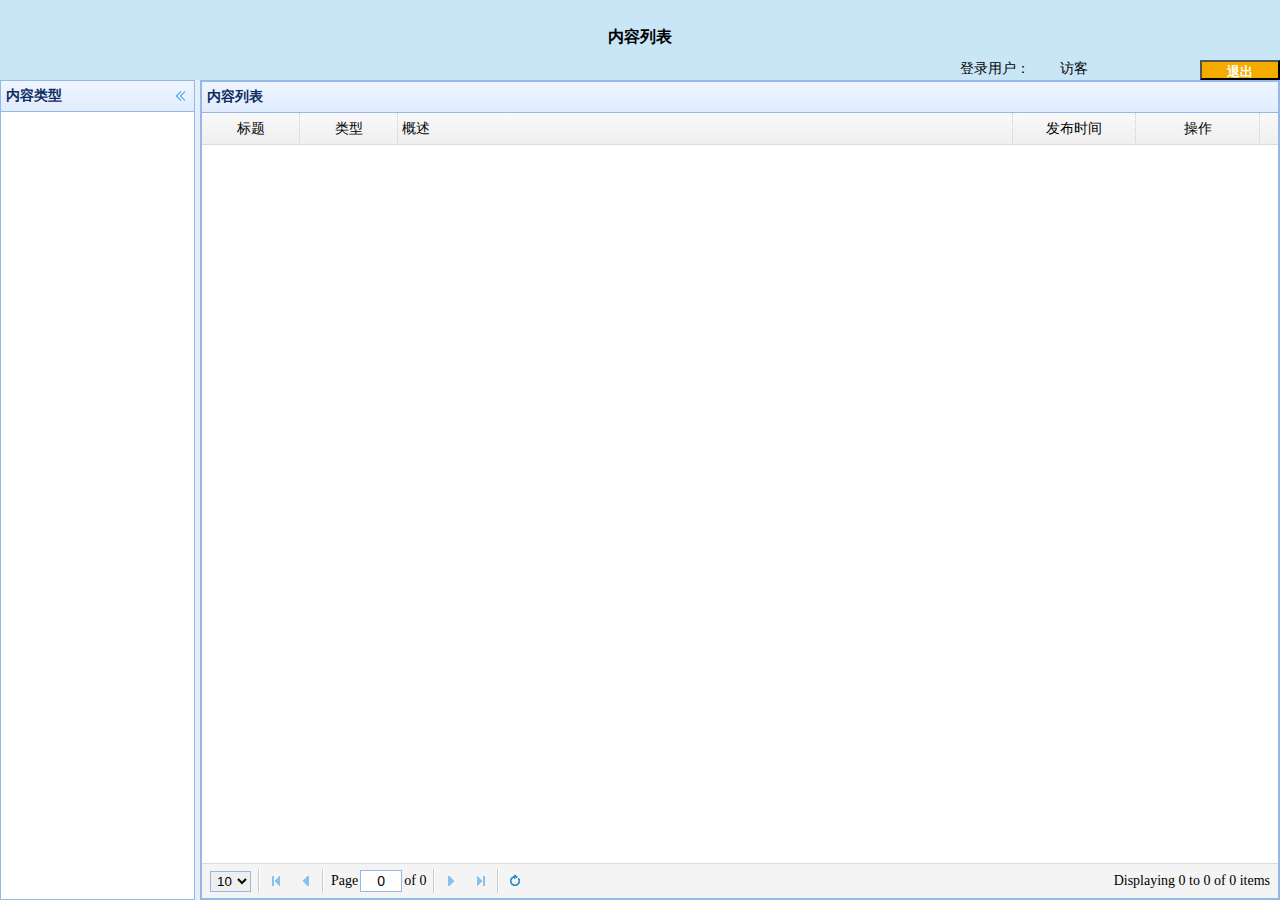
<file: src/main/webapp/view/admin/contentList.html>
<!DOCTYPE html>
<!--用户系统内容列表页-->
<html lang="en">
<head>
  <meta http-equiv="Content-Type" content="text/html; charset=utf-8"/>
  <title>后台首页</title>
  <meta name="description" content="particles.js is a lightweight JavaScript library for creating particles.">
  <meta name="author" content="Vincent Garreau" />
  <meta name="viewport" content="width=device-width, initial-scale=1.0, minimum-scale=1.0, maximum-scale=1.0, user-scalable=no">

  <script type="text/javascript" src="../../js/jquery-3.3.1.min.js"></script> <!--需要放前面，供后面的js-->
  <script type="text/javascript" src="../../js/common.js"></script>           <!-- 公共逻辑 -->
  <script type="text/javascript" src="../../js/admin/commonAdmin.js"></script>           <!-- 管理系统公共逻辑 -->

  <!-- easyui样式-->
  <link rel="stylesheet" type="text/css" href="../../module/easyui/css/easyui.css">  <!-- 组件显示样式 -->
  <link rel="stylesheet" type="text/css" href="../../module/easyui/css/icon.css">     <!-- 组件显式图标 -->
  <script type="text/javascript" src="../../module/easyui/js/jquery.easyui.min.js"></script>    <!--组件交互逻辑 -->
  <script type="text/javascript" src="../../module/easyui/js/esayui-extend.js"></script>   <!-- 组件扩展功能 -->
  <!-- easyui样式结束-->


</head>

<body id="mypannel" class="easyui-layout">

<div id="head" data-options="region:'north',border:false" style="height:80px;background:#C8E6F5;padding:10px;position:relative;"><!-- 头部视图 -->

  <h3 align="center">内容列表</h3>
  <label style="width:200px;height:20px;position:absolute;bottom:0;right: 120px"  >登录用户：<label id="username" style="width:100px;height:20px;position:absolute;bottom:0;right: 0px" >未知</label></label>
  <button style="width:80px;height:20px;position:absolute;bottom:0;right: 0;background-color:#f6ab00;color:#ffffff;font-weight:bold"  onclick="logout()" >退出</button>
</div>

<div data-options="region:'west',split:true,title:'内容类型'" style="width:200px;padding:10px;"><!-- 左侧视图 -->
  <div id="left-sidemenu"></div>
</div>

<div id="panel-center" data-options="region:'center',title:''"> <!-- 主体视图 -->
  <table id="datagrid" class="easyui-datagrid" title="内容列表" style=""
         fit="true"  pagination="true" fitColumns="true"    data-options="
				singleSelect:true,
				pagination:true,
				pagePosition : 'bottom',
				pageSize:10,
                toolbar:'#tb'">
    <thead>
    <tr>
      <!--<th data-options="field:'ck',checkbox:true"></th> -->
      <th data-options="field:'title',width:80,align:'center'">标题</th>
      <th data-options="field:'contentTypeName',width:80,align:'center'">类型</th>
      <th data-options="field:'overview',width:500,align:'left'">概述</th>
      <th data-options="field:'submitDate',width:100,align:'center'">发布时间</th>
      <th data-options="field:'operation',width:100,align:'center',formatter:formatOper">操作</th>
    </tr>
    </thead>
  </table>

</div>


<script>

    //获取用户名
    var username = getUsername();
    $("#username").text(username);

    //获取左侧菜单默认选中项
     contentClassId= getUrlParams("contentClassId");
     console.log("contentClassId="+contentClassId);


        getData(1,10,contentClassId);
        getTypeAndClass();

function getData(currentPage,limitSize,contentClassId){
    var url = serverUrl+"/content/getContentList?currentPage="+currentPage+"&limitSize="+limitSize;

    if(contentClassId != null && contentClassId != undefined && contentClassId != ''){
        url+="&contentClassId="+contentClassId;
    }

    console.log(url);
        $.ajax({
            type: "GET",
            url: url,
            contentType: "application/json",
            success: function (data) {
                console.log("call /content/getContentList");
                console.log(data);
                if(data.status==200){	//调用成功
                    $('#datagrid').datagrid({loadFilter:pagerFilter}).datagrid('loadData',data.data.data);
                }else{
                    console.log("获取数据失败，请重试！");
                }
            },
            error: function (e) {
                console.log(e);
                console.log("获取数据失败，请重试！");
            }
        });
    }

    //获取左侧菜单数据
function getTypeAndClass(){
      //获取类别和分类选项列表
        $.ajax({
            type: "GET",
            url:  serverUrl+"/content/getTypeAndClass",
            contentType: "application/json",
            success: function (data) {
                console.log("call content/getTypeAndClass");
                console.log(data);
                if(data.status==200){	//调用成功
                    console.log("调用成功!");
                    console.log("接口数据长度:"+data.data.length);
                    var myData = data.data;             //左侧菜单的接口数据
                    var leftMenuArray = new Array();    //左侧菜单的填充内容
                    for(var i=0;i<myData.length;i++){
                    var leftMenuItemData = new Object();
                    leftMenuItemData['text']=myData[i].contentTypeName;
                    leftMenuItemData['iconCls']= 'icon-more';
                    leftMenuItemData['state']='open';
                    // leftMenuItemData['id']=myData[i].contentTypeId; //父选项不需要id,点击只负责展开和折叠
                    //生成二级菜单数据
                    var itemArray = myData[i].data; //每个二级菜单的接口数据
                    var leftSubmenuArray = new Array();//二级菜单的填充格式数据
                    for(var j=0;j<itemArray.length;j++){
                    var itemData = itemArray[j];
                    var leftSubmenuItemData = new Object();
                    leftSubmenuItemData['text'] = itemData.contentClassName;
                     leftSubmenuItemData['id']=itemData.contentClassId;
                    leftSubmenuArray.push(leftSubmenuItemData);
                    }
                    leftMenuItemData['children']=leftSubmenuArray;
                    leftMenuArray.push(leftMenuItemData)
                    }
                    console.log("左侧菜单数据为：");
                    console.log(leftMenuArray);
                    //为左侧菜单创建选项数据（包括显示内容和宽度）
                   $('#left-sidemenu').sidemenu({
                                       data: leftMenuArray,
                                       onSelect:selectItem,
                                       width: 150
                                   });
                    //设置默认左侧菜单选中项
                   // if(contentClassId == null || contentClassId == undefined || contentClassId == ''){
                   //         contentClassId="3";//默认选中第一个
                   //     }
                setItemSelected(contentClassId);
                }else{
                    console.log(data.message);
                }
            },
            error: function (e) {
                console.log(e);
                console.log("接口调用失败,请重试!");
            }
        });
}


    function addContent() {
        window.location.href="contentEdit.html";
    }



    function editContent(object) {
        window.location.href='contentEdit.html?contentId='+object;
    }

    function detailContent(object) {
        // console.log(object);
        window.location.href='contentDetail.html?contentId='+object;
    }

    function deleteContent(object) {
        $.messager.confirm("", "确认删除吗？", function (r) {
            if (r) {//删除

                $.ajax({
                    type: "POST",
                    url:  serverUrl+"/content/deleteContent",
                    contentType: "application/json",
                    data : JSON.stringify({
                        "contentId": object
                    }),
                    success: function (data) {
                        console.log("call content/deleteContent");
                        console.log(data);
                        if(data.status==200){	//调用成功
                            console.log("调用成功!");
                            $.messager.show({
                                title:'提示',
                                msg:'内容已删除',
                                timeout:500,
                                showType:'fade'
                            });
                            //刷新页面，重新获取数据
                            getData(startDate,endDate,contentTypeId,keyword);
                        }else{
                            console.log(data.message);
                            $.messager.show({
                                title:'提示',
                                msg:'内容失败，请重试！',
                                timeout:500,
                                showType:'fade'
                            });
                        }
                    },
                    error: function (e) {
                        console.log(e);
                        console.log("接口调用失败,请重试!");
                    }
                });

            }
        });

    }
</script>
<script type="text/javascript"> //easyUI组件相关

//左侧菜单页面跳转方法
function selectItem(item) {
    console.log("selectItem:");
    console.log(item);
    console.log("permission="+permission);
//alert('点击了'+item.text);
    //页面跳转
   goWebpage('./contentList.html?contentClassId='+item.id);
}

//自定义表格项内容
    function formatOper(val,row,index){
        console.log(row.contentId); //内容编号
        console.log(index);         //显示位置，从0开始

        return '<a href="javascript:void(0)" onclick="detailContent(' + row.contentId
            + ')">查看</a>&nbsp;&nbsp;<a class="replayButton" href="javascript:void(0)" onclick="editContent(' + row.contentId
            + ')">编辑</a>&nbsp;&nbsp;<a href="javascript:void(0)" onclick="deleteContent(' + row.contentId+')">删除</a>&nbsp;&nbsp;';

    }

  //底部分页控件
function pagerFilter(data){
    if (typeof data.length == 'number' && typeof data.splice == 'function'){	// is array
        data = {
            total: data.length,
            rows: data
        }
    }
    var dg = $(this);
    var opts = dg.datagrid('options');
    var pager = dg.datagrid('getPager');
    pager.pagination({
        onSelectPage:function(pageNum, pageSize){
            opts.pageNumber = pageNum;
            opts.pageSize = pageSize;
            pager.pagination('refresh',{
                pageNumber:pageNum,
                pageSize:pageSize
            });
            dg.datagrid('loadData',data);
        }
    });
    if (!data.originalRows){
        data.originalRows = (data.rows);
    }
    var start = (opts.pageNumber-1)*parseInt(opts.pageSize);
    var end = start + parseInt(opts.pageSize);
    data.rows = (data.originalRows.slice(start, end));
    return data;
}

</script>
</body>
</html>
</file>
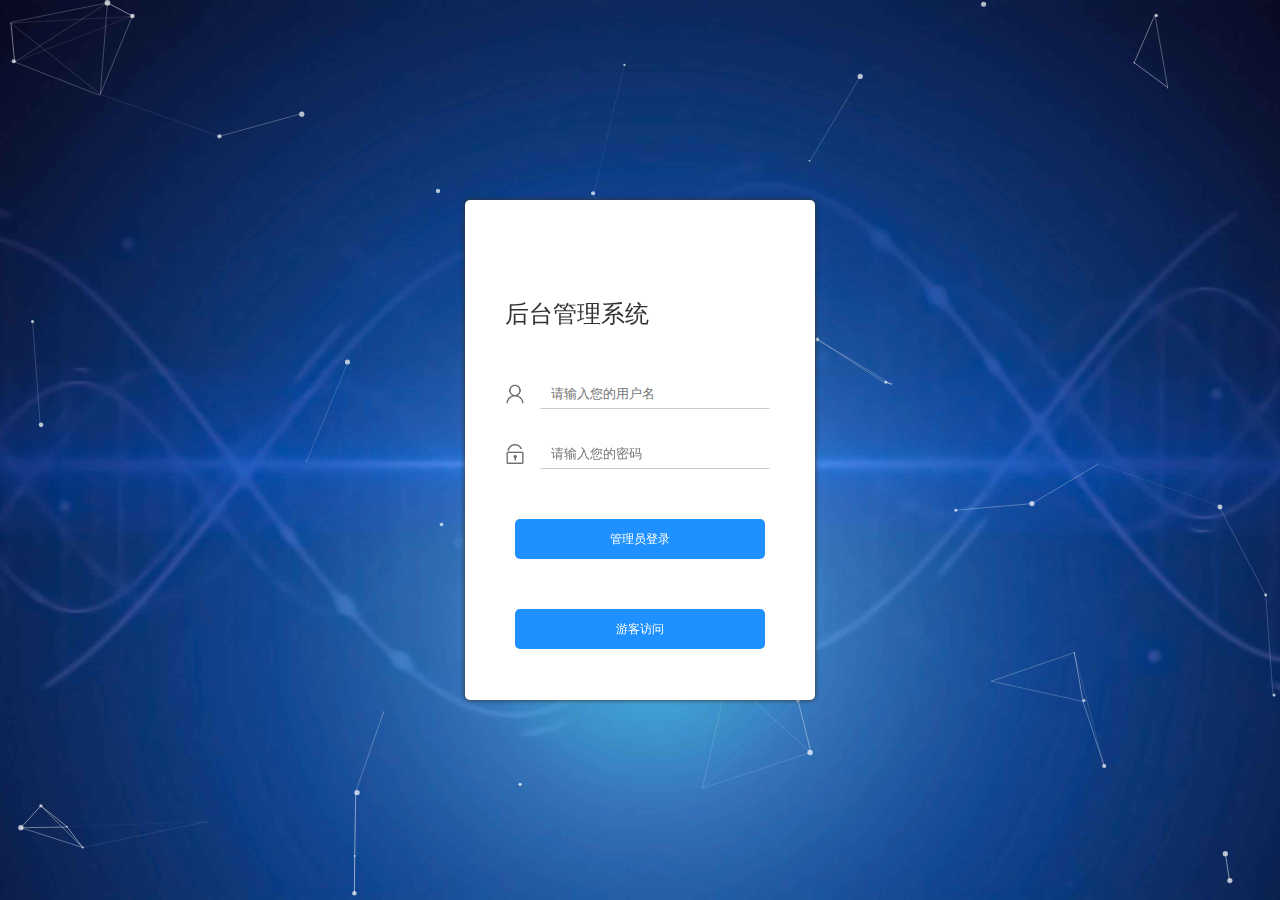
<file: src/main/webapp/view/admin/login.html>
<!DOCTYPE html>
<html lang="en">
<head>
  <meta http-equiv="Content-Type" content="text/html; charset=utf-8"/>
  <title>管理员登录</title>
  <meta name="description" content="particles.js is a lightweight JavaScript library for creating particles.">
  <meta name="author" content="Vincent Garreau" />
  <meta name="viewport" content="width=device-width, initial-scale=1.0, minimum-scale=1.0, maximum-scale=1.0, user-scalable=no">
  <link rel="stylesheet" media="screen" href="../../css/admin-style.css">
  <link rel="stylesheet" type="text/css" href="../../css/admin-reset.css"/>
   <script type="text/javascript" src="../../js/jquery-3.3.1.min.js"></script>
    <script type="text/javascript" src="../../js/common.js"></script>           <!-- 公共逻辑 -->
</head>
<body>

<div id="particles-js">
		<div class="login">
			<div class="login-top">
				后台管理系统
			</div>
			<div class="login-center clearfix">
				<div class="login-center-img"><img src="../../images/login-name.png"/></div>
				<div class="login-center-input">
					<input id="username" type="text" name="" value="" placeholder="请输入您的用户名" onfocus="this.placeholder=''" onblur="this.placeholder='请输入您的用户名'"/>
					<div class="login-center-input-text">用户名</div>
				</div>
			</div>
			<div class="login-center clearfix">
				<div class="login-center-img"><img src="../../images/login-password.png"/></div>
				<div class="login-center-input">
					<input id="password" type="password" name=""value="" placeholder="请输入您的密码" onfocus="this.placeholder=''" onblur="this.placeholder='请输入您的密码'"/>
					<div class="login-center-input-text">密码</div>
				</div>
			</div>
			<div class="login-button">
				管理员登录
			</div>
			<div id="visit-button" class="login-button">
            				游客访问
            </div>
		</div>
		<div class="sk-rotating-plane"></div>
</div>

<!-- 背景动画js -->
<script src="../../js/particles.min.js"></script>
<script src="../../js/app.js"></script>
<!-- 接口调用js -->
<script type="text/javascript">
	 //登录
		document.querySelector(".login-button").onclick = function(){
                    var username = $("#username").val();
                    var password = $("#password").val();
                    console.log("username="+username+";password="+password);
                    if(username == null || username == undefined || username == ''|| username == '用户名'){
                    	alert("用户名不能为空！");
                    }else if(password == null || password == undefined || password == ''|| password == '密码'){
                    	alert("密码不能为空！");
                    }else{
                    	 $.ajax({
                            type: "POST",
                            url:  serverUrl+"/user/login",
                            contentType: "application/json",
                    		data : JSON.stringify({
                    				"userName": username,
                    				"password": password
                    			}),
                            success: function (data) {
                    			console.log("call user/login");
                    			console.log("userName: "+username);
                    			console.log("password: "+password);
                    			console.log(data);
                    	 		if(data.status==200){	//调用成功
                    			setCookie("isLogin", true);		//已登录
                    			setUserName(username);	//用户名
                    			setUserId(data.data.userId);	//用户编号
                    			goWebpage('main.html');
                    			}else{
                    				alert(data.message);
                    			}
                            },
                            error: function (e) {
                    			console.log(e);
                                alert("登录失败，请重新登录！");
                            }
                        });
                    }

		}
		//访客登录
		document.querySelector("#visit-button").onclick = function(){
                    // setCookie("isLogin", true);		//已登录
                    // setUserName("访客");	//用户名
                    // setUserId(0);	//用户编号
					goWebpage("main.html");
        		}
</script>
</body>
</html>
</file>
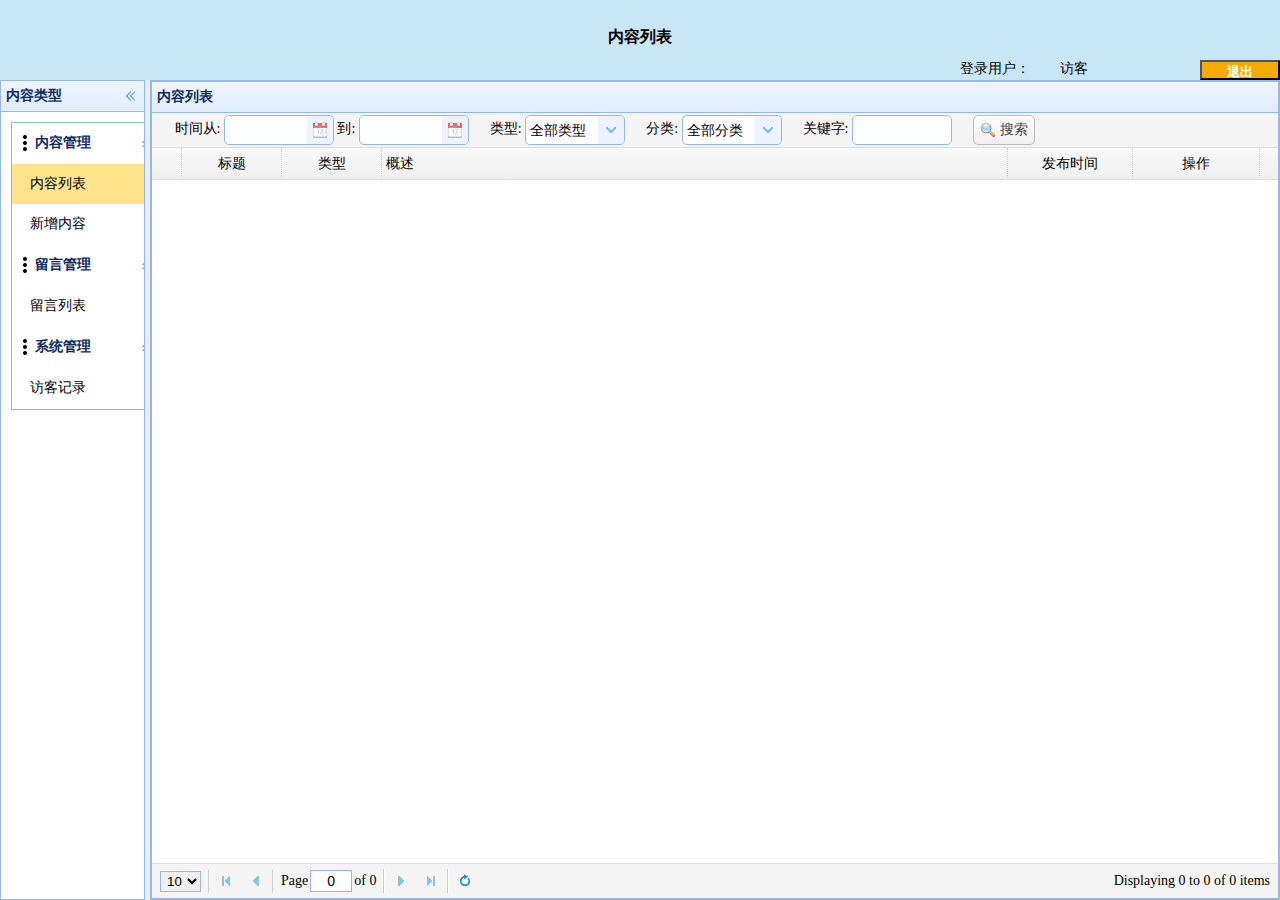
<file: src/main/webapp/view/admin/main.html>
<!DOCTYPE html>
<!--管理系统首页,内容列表页-->
<html lang="en">
<head>
  <meta http-equiv="Content-Type" content="text/html; charset=utf-8"/>
  <title>后台首页</title>
  <meta name="description" content="particles.js is a lightweight JavaScript library for creating particles.">
  <meta name="author" content="Vincent Garreau" />
  <meta name="viewport" content="width=device-width, initial-scale=1.0, minimum-scale=1.0, maximum-scale=1.0, user-scalable=no">

  <script type="text/javascript" src="../../js/jquery-3.3.1.min.js"></script> <!--需要放前面，供后面的js-->
  <script type="text/javascript" src="../../js/common.js"></script>           <!-- 公共逻辑 -->
  <script type="text/javascript" src="../../js/admin/commonAdmin.js"></script>           <!-- 管理系统公共逻辑 -->

  <!-- easyui样式-->
  <link rel="stylesheet" type="text/css" href="../../module/easyui/css/easyui.css">  <!-- 组件显示样式 -->
  <link rel="stylesheet" type="text/css" href="../../module/easyui/css/icon.css">     <!-- 组件显式图标 -->
  <script type="text/javascript" src="../../module/easyui/js/jquery.easyui.min.js"></script>    <!--组件交互逻辑 -->
  <script type="text/javascript" src="../../module/easyui/js/esayui-extend.js"></script>   <!-- 组件扩展功能 -->
  <!-- easyui样式结束-->


</head>

<body id="mypannel" class="easyui-layout">

<div id="head" data-options="region:'north',border:false" style="height:80px;background:#C8E6F5;padding:10px;position:relative;"><!-- 头部视图 -->

  <h3 align="center">内容列表</h3>
  <label style="width:200px;height:20px;position:absolute;bottom:0;right: 120px"  >登录用户：<label id="username" style="width:100px;height:20px;position:absolute;bottom:0;right: 0px" >未知</label></label>
  <button style="width:80px;height:20px;position:absolute;bottom:0;right: 0;background-color:#f6ab00;color:#ffffff;font-weight:bold"  onclick="logout()" >退出</button>
</div>

<div data-options="region:'west',split:true,title:'内容类型'" style="width:150px;padding:10px;"><!-- 左侧视图 -->
  <div id="left-sidemenu"  ></div>
</div>

<div id="panel-center" data-options="region:'center',title:''"> <!-- 主体视图 -->
  <table id="datagrid" class="easyui-datagrid" title="内容列表" style="">
    <thead>
    <tr>
      <!--<th data-options="field:'ck',checkbox:true"></th> -->
      <th data-options="field:'title',width:80,align:'center'">标题</th>
      <th data-options="field:'contentTypeName',width:80,align:'center'">类型</th>
      <th data-options="field:'overview',width:500,align:'left'">概述</th>
      <th data-options="field:'submitDate',width:100,align:'center'">发布时间</th>
      <th data-options="field:'operation',width:100,align:'center',formatter:formatOper">操作</th>
    </tr>
    </thead>
  </table>

  <div id="tb" style="padding:2px 5px;">
    &nbsp;&nbsp;&nbsp;&nbsp;
    时间从: <input id="startDate" class="easyui-datebox" style="width:110px" data-options="formatter:myformatter,parser:myparser">
    到: <input id="endDate" class="easyui-datebox" style="width:110px" data-options="formatter:myformatter,parser:myparser">
    <div id="type" style="display:inline-block">
      &nbsp;&nbsp;&nbsp;&nbsp;
      类型:
       <select id="selectType" class="easyui-combobox" panelHeight="auto" style="width:100px" onchange="changeContentTyepe(this.options[this.options.selectedIndex].value)">
      	<option value="0">全部类型</option>
      	</select>
    </div>
    &nbsp;&nbsp;&nbsp;&nbsp;
    分类:
    <select id="selectClass" class="easyui-combobox" panelHeight="auto" style="width:100px">
    <option value="0">全部分类</option>
    </select>
    &nbsp;&nbsp;&nbsp;&nbsp;
    关键字:
    <input id="keyword" class="easyui-textbox" style="width:100px">
     &nbsp;&nbsp;&nbsp;&nbsp;
    <a class="easyui-linkbutton" iconCls="icon-search" href="javascript:void(0);" onclick="searchData()">搜索</a>
  </div>

</div>


<script>
 // itemId= getUrlParams("itemId");
    // console.log("itemId="+itemId);

//获取用户名
var username = getUsername();
$("#username").text(username);

    			//初始化左侧菜单栏
                var leftMenuData = initLeftItemData();//初始化左侧菜单栏数据
                  //为左侧菜单创建选项数据（包括显示内容和宽度）
                $('#left-sidemenu').sidemenu({
                       data: leftMenuData,
                       onSelect:selectItem,
                       width: 150
                   });
                setItemSelected("11");//设置第一项为默认选中
    			getTypeAndClass();//获取下拉列表内容
                // getData(1,10,null,null,null,null,null);//获取列表内容

 //初始化表格
 $(function () {
     init_datagrid();
 });
 function init_datagrid() {
     //默认第一页，
     var pageNumber = 1;
     //每页显示10行
     var pageSize = 10;
     //表头字段
     // var arr_columns = dg_columns();
     //datagrid名称
     $("#datagrid").datagrid({
         url: serverUrl+"/content/getContentList",
         method: 'post',
         singleSelect: true,//是否单选
         remoteSort: true, //定义从服务器对数据进行排序。
         pagination: true, //在DataGrid控件底部显示分页工具栏。
         pagePosition : 'bottom',//分页组件显式位置
         pageNumber: pageNumber,//页号
         pageSize: pageSize,     //每页显示数目
         pageList: [10,20,50],   //每页显示数目可选项
         fit:true,
         fitColumns:true,
         rownumbers: true,       //行号
         loadMsg: '正在加载数据',
         checkbox: true,
         emptyMsg: '列表为空',
         selectOnCheck: false,
         checkOnSelect: false,
         toolbar:'#tb'         //工具栏
     });
 }



//搜索按钮点击事件(名称无法使用search,与其他命名冲突)
function searchData(){
    var startDate= $("#startDate").datebox("getValue");
    var endDate= $("#endDate").datebox("getValue");
    console.log("startDate="+startDate+";endDate="+endDate);
    var contentTypeId = $('#selectType').combobox('getValue');
    var contentClassId = $("#selectClass").combobox('getValue');
    console.log("contentTypeId="+contentTypeId+";contentClassId="+contentClassId);
    var keyword = $("#keyword").textbox('getValue');
    console.log("keyword="+keyword);

     getData(startDate,endDate,contentTypeId,contentClassId,keyword);
}

function getData(startDate,endDate,contentTypeId,contentClassId,keyword){
    var url = serverUrl+"/content/getContentList?1=1";
    if(startDate != null && startDate != undefined && startDate != ''){
        url+="&startDate="+startDate;
    }
    if(endDate != null && endDate != undefined && endDate != ''){
        url+="&endDate="+endDate;
    }
    if(contentTypeId != null && contentTypeId != undefined && contentTypeId != ''){
        url+="&contentTypeId="+contentTypeId;
    }
    if(contentClassId != null && contentClassId != undefined && contentClassId != ''){
        url+="&contentClassId="+contentClassId;
    }
    if(keyword != null && keyword != undefined && keyword != ''){
            url+="&keyword="+keyword;
   }
    console.log(url);
    $("#datagrid").datagrid({
        url: url,
        method: 'post',
        pageNumber: 1,
        pageSize: 10,
    });

    }

function getTypeAndClass(){
    //获取类别和分类选项列表
        $.ajax({
            type: "GET",
            url:  serverUrl+"/content/getType",
            contentType: "application/json",
            success: function (data) {
                console.log("call content/getType");
                console.log(data);
                if(data.status==200){	//调用成功
                    console.log("调用成功!");
                    console.log("接口数据长度:"+data.data.length);

                    var typeALLString  =
                         {
                             "contentTypeId" : 0,
                             "contentTypeName" : '全部类别'
                         }
                    data.data.unshift(typeALLString);   //在数组的开头插入数据
                    // console.log("修改后的数组为:");
                    // console.log(data.data);
                     /*为easyui-combobox动态添加数据*/
                            $('#selectType').combobox({
                                valueField : 'contentTypeId',
                                textField : 'contentTypeName',
                                data : data.data, /*这边的result格式要为标准的json格式,且有id和name两个键*/
                                //数据改变时
                                onChange:function(newValue,oldValue){
                                        if(newValue != ""){
                                        changeContentTyepe(newValue);   //更改二级下拉框内容
                                        }
                                        }
                                });

                }else{
                    console.log(data.message);
                }
            },
            error: function (e) {
                console.log(e);
                console.log("接口调用失败,请重试!");
            }
        });
}
      	//类别选择改变,重新获取分类列表
      	function changeContentTyepe(itemId){
      	    // alert(itemId);
            $.ajax({
                type: "GET",
                url:  serverUrl+"/content/getClass?contentTypeId="+itemId,
                contentType: "application/json",
                success: function (data) {
                    console.log("call content/getClass");
                    console.log(data);
                    if(data.status==200){	//调用成功
                        console.log("调用成功!");
                        console.log("接口数据长度:"+data.data.length);
                        var classALLString  =
                             {
                             "contentClassId" : 0,
                             "contentClassName" : '全部分类'
                            }
                         data.data.unshift(classALLString);   //在数组的开头插入数据
                          /*为easyui-combobox动态添加数据*/
                                                    $('#selectClass').combobox({
                                                        valueField : 'contentClassId',
                                                        textField : 'contentClassName',
                                                        data : data.data /*这边的result格式要为标准的json格式,且有id和name两个键*/
                                                        });

                    }else{
                        console.log(data.message);
                    }
                },
                error: function (e) {
                    console.log(e);
                    console.log("接口调用失败,请重试!");
                }
            });

    	}






    function addContent() {
        window.location.href="contentEdit.html";
    }



    function editContent(object) {
        window.location.href='contentEdit.html?contentId='+object;
    }

    function detailContent(object) {
        console.log(object);
        window.location.href='contentDetail.html?contentId='+object;
    }

    function deleteContent(object) {
        $.messager.confirm("", "确认删除吗？", function (r) {
            if (r) {
                $.messager.show({
                    title:'提示',
                    msg:'内容已删除',
                    timeout:500,
                    showType:'fade'
                });
            }
        });

    }
</script>
<script type="text/javascript"> //easyUI组件相关

//自定义表格项内容
    function formatOper(val,row,index){
        console.log(row.contentId); //内容编号
        console.log(index);         //显示位置，从0开始

        return '<a href="javascript:void(0)" onclick="detailContent(' + row.contentId
            + ')">查看</a>&nbsp;&nbsp;<a class="replayButton" href="javascript:void(0)" onclick="editContent(' + row.contentId
            + ')">编辑</a>&nbsp;&nbsp;<a href="javascript:void(0)" onclick="deleteContent(' + row.contentId+')">删除</a>&nbsp;&nbsp;';

    }

    // function showContent(val,row,index){
    //     console.log("显示的内容:");
    //     console.log(val);
    //     console.log("该行获取的接口数据:");
    //     console.log(row);
    //     console.log("列号:");
    //     console.log(index);
    //     var showContent = '';
    //     // if (row.content.length > 40) row.content = row.content.substr(0, 40) + "...";
    //     showContent=showContent+'&nbsp;&nbsp;'+row.content+'<br/>';
    //     //showContent=showContent+'<img src="../../images/test.jpg" height="200" width="200"  />'
    //     showContent=showContent+'<br/>';
    //     return showContent;
    // }

  //底部分页控件
function pagerFilter(data){
    if (typeof data.length == 'number' && typeof data.splice == 'function'){	// is array
        data = {
            total: data.length,
            rows: data
        }
    }
    var dg = $(this);
    var opts = dg.datagrid('options');
    var pager = dg.datagrid('getPager');
    pager.pagination({
        onSelectPage:function(pageNum, pageSize){
            opts.pageNumber = pageNum;
            opts.pageSize = pageSize;
            pager.pagination('refresh',{
                pageNumber:pageNum,
                pageSize:pageSize
            });
            dg.datagrid('loadData',data);
        }
    });
    if (!data.originalRows){
        data.originalRows = (data.rows);
    }
    var start = (opts.pageNumber-1)*parseInt(opts.pageSize);
    var end = start + parseInt(opts.pageSize);
    data.rows = (data.originalRows.slice(start, end));
    return data;
}

</script>
</body>
</html>
</file>
<file: src/main/webapp/css/banner.css>
#banner-div {
	position: relative;
	width: 800px;
	height: 320px;
	float: right;
	display: inline;
}
.banner-ul li {
	position: absolute;
	display: none;
}
.banner-ul li:first-child {
	display: block;
}
.banner-slider {
	position: absolute;
	z-index: 1;
	left: 40%;
	bottom: 20px;
	font-size: 0;
	padding: 4px 8px;
	border-radius: 12px;
	background-color: hsla(0,0%,100%,.3);
}
.banner-slider i {
	display: inline-block;
	width: 12px;
	height: 12px;
	border-radius: 50%;
	margin: 0 5px;
}
.btn {
	background: #fff;
}
.arrow-left {
	display: none;
	width: 30px;
	height: 60px;
	background-color: rgba(0,0,0,.2);
	position: absolute;
	top: 50%;
	margin-top: -30px;
	left: 0;
}
.arrow-right {
	display: none;
	width: 30px;
	height: 60px;
	background-color: rgba(0,0,0,.2);
	position: absolute;
	top: 50%;
	margin-top: -30px;
	right: 0;
}
.arrow-left span, .arrow-right span {
	display: block;
	width: 10px;
	height: 10px;
	border-bottom: 2px solid #fff;
	border-left: 2px solid #fff;
}
.slider_left {
	margin: 25px 0 0 10px;
	transform: rotate(45deg);
}
.slider_right {
	margin: 25px 0 0 5px;
	transform: rotate(-135deg);
}
.arrow:hover {
	background: #444;
}
#banner-div:hover .arrow-left {
	display: block;
}
#banner-div:hover .arrow-right {
	display: block;
}
.btn_act {
	background: #db192a;
}

.banner-ul>li>a>img
{
	width: 100%;
	height: auto;
	max-width: 100%; 
	 
}
</file>
<file: src/main/webapp/css/common.css>
body,h1,h2,h3,h4,h5,h6,p,blockquote,dl,dt,dd,ul,ol,li,pre,
form,fieldset,legend,button,input,textarea,th,td,section,p,span,font,div{margin:0;padding:0;font-family:"Microsoft yahei";color:#333;}
body,button,input,select,textarea{font: 15px "Microsoft YaHei", Arial, Helvetica, sans-serif;}
h1,h2,h3,h4,h5,h6{font-size:100%;}
address,cite,dfn,em,var{font-style:normal;}
code,kbd,pre,samp{font-family:"Microsoft yahei";}
small{font-size:12px;}
ul,ol{list-style:none;}
a{text-decoration:none;color: #333;}  /*取消下划线*/
a:hover{text-decoration: none;}  /*鼠标经过时，取消下划线*/
sup{vertical-align:text-top;}
sub{vertical-align:text-bottom;}
legend{color:#000;}
fieldset,img{border:0;}
button,input,select,textarea{font-size:100%;}
table{border-collapse:collapse;border-spacing:0;}
hr{margin:0;padding:0;height:1px;border:none;border-top:1px solid #f4f4f4;} /*分割线*/
body{background: #f1f1f1;}
</file>
<file: src/main/webapp/css/head.css>
#header {
	width: 100%;	/*宽度占满整个屏幕*/
	height: 10vw;   /*高度为宽度的10%2*/
	min-height: 150px;
	margin: 0px;
	padding: 0px;
	background: none repeat scroll 0 0 #f6ab00; /*背景颜色*/
	position: relative      /*相对布局*/
}
.header-title {
	width: 100%;
	height: 80%;
	margin: 0 auto;		/*上下边距为0；左右边距自动*/
	cursor: pointer; 	/*手型鼠标样式*/
	text-align: center;	/*文字居中*/
}
.header-title h1 {
	padding: 30px 0 20px 0;
}
.title-slogan {
	position: relative;
	font-family: "Microsoft Yahei", arial, sans-serif;
	font-weight: 100;		/*字体粗细*/
	letter-spacing: -2px;	/*字体间距*/
	color: #fff;			/*字体颜色*/
	font-size: 54px;		/*字体大小*/
	margin: 0;
	padding: 0;
	text-shadow: 0 0 1px rgba(94,255,216,.8);
	transition: all .1s ease-out;
	-webkit-transition: all .1s ease-out;  /*鼠标经过时动画（无效）*/
	-moz-transition: all .1s ease-out;
	-o-transition: all .1s ease-out;
	-ms-transition: all .1s ease-out
}
.title-name {
	position: relative;
	font-family: "Microsoft Yahei", arial, sans-serif;
	color: #fff;
	font-weight: 400;
	font-size: 24px;
	margin-left: 5px;
	letter-spacing: 1px;
	padding: 0;
	text-shadow: 0 0 1px rgba(94,255,216,.8);
	transition: all .5s ease-out;
	-webkit-transition: all .5s ease-out;
	-moz-transition: all .5s ease-out;
	-o-transition: all .5s ease-out;
	-ms-transition: all .5s ease-out
}
/*顶部选项栏*/
.navigation-div {
	height: 50px;
	background-color: #f6ab00
}
.navigation-ul {
	position: relative;
	left: 0;
	display: block;
	margin-left: 0px;/*左边距*/
	font-size: 16px
}
.navigation-ul>li {
	position: relative;
	float: left;
	margin-right: 1px;
	display: block;
	width: 100px;
	height: 100%;
	line-height: 50px;	/*与height值相同时，文字垂直居中*/
	text-align: center
}
.navigation-ul li a {
	display: block;	/*使背景色占满整个元素*/
	height: 100%;
	color: #fff/*字体颜色*/
}
/*鼠标经过时的样式*/
.navigation-ul li a:focus, .navigation-div .navigation-ul li a:hover {
	background-color: #e60027;
	color: #fff
}
.navigation-ul>li>ul>li>ul {
	text-align: left;
	position: absolute;
	left: 100%;
	min-width: 120px;
	display: none;
	font-size: 12px
}
/*首页默认选中
#menu-item-0 {
	background-color: #e60027;
}*/

/*下拉菜单*/
.navigation-ul>li>ul>li {
	float: none;
	margin: 0;
	position: relative;
	background-color: #f6ab00
}
.navigation-ul>li>ul>li>a, .navigation-div .navigation-ul>li>ul>li>ul>li>a {
	float: none;
	display: block;
	line-height: 50px;
	color: #fff
}
.menu-sub {
	min-width: 100px;
	left: 0;
	max-height: 0;
	position: absolute;
	top: 100%;
	z-index: 0;
	-webkit-perspective: 400px;
	-moz-perspective: 400px;
	-ms-perspective: 400px;
	-o-perspective: 400px;
	perspective: 400px
}
/*下拉菜单动画*/
.menu-sub li {
	opacity: 0;
	-webkit-transform: rotateY(90deg);
	-moz-transform: rotateY(90deg);
	-ms-transform: rotateY(90deg);
	-o-transform: rotateY(90deg);
	ransform: rotateY(90deg);
	-webkit-transition: opacity .4s, -webkit-transform .5s;
	-moz-transition: opacity .4s, -moz-transform .5s;
	-ms-transition: opacity .4s, -ms-transform .5s;
	-o-transition: opacity .4s, -o-transform .5s;
	transition: opacity .4s, transform .5s
}
.navigation-ul>li:focus .menu-sub, .navigation-ul>li:hover .menu-sub {
	max-height: 1000px;
	z-index: 10
}
.navigation-ul>li:focus .menu-sub li, .navigation-ul>li:hover .menu-sub li {
	opacity: 1;
	-webkit-transform: none;
	-moz-transform: none;
	-ms-transform: none;
	-o-transform: none;
	transform: none
}
.navigation-ul li:hover .menu-sub li:nth-child(1) {
	-webkit-transition-delay: 0;
	-moz-transition-delay: 0;
	-ms-transition-delay: 0;
	-o-transition-delay: 0;
	transition-delay: 0
}
.navigation-ul li:hover .menu-sub li:nth-child(2) {
	-webkit-transition-delay: 50ms;
	-moz-transition-delay: 50ms;
	-ms-transition-delay: 50ms;
	-o-transition-delay: 50ms;
	transition-delay: 50ms
}
.navigation-ul li:hover .menu-sub li:nth-child(3) {
	-webkit-transition-delay: .1s;
	-moz-transition-delay: .1s;
	-ms-transition-delay: .1s;
	-o-transition-delay: .1s;
	transition-delay: .1s
}
.navigation-ul li:hover .menu-sub li:nth-child(4) {
	-webkit-transition-delay: 150ms;
	-moz-transition-delay: 150ms;
	-ms-transition-delay: 150ms;
	-o-transition-delay: 150ms;
	transition-delay: 150ms
}
.navigation-ul li:hover .menu-sub li:nth-child(5) {
	-webkit-transition-delay: .2s;
	-moz-transition-delay: .2s;
	-ms-transition-delay: .2s;
	-o-transition-delay: .2s;
	transition-delay: .2s
}
.navigation-ul li:hover .menu-sub li:nth-child(6) {
	-webkit-transition-delay: 250ms;
	-moz-transition-delay: 250ms;
	-ms-transition-delay: 250ms;
	-o-transition-delay: 250ms;
	transition-delay: 250ms
}
.navigation-ul li:hover .menu-sub li:nth-child(7) {
	-webkit-transition-delay: .3s;
	-moz-transition-delay: .3s;
	-ms-transition-delay: .3s;
	-o-transition-delay: .3s;
	transition-delay: .3s
}
.navigation-ul li:hover .menu-sub li:nth-child(8) {
	-webkit-transition-delay: 350ms;
	-moz-transition-delay: 350ms;
	-ms-transition-delay: 350ms;
	-o-transition-delay: 350ms;
	transition-delay: 350ms
}
.menu-sub li:nth-child(1) {
	-webkit-transition-delay: 350ms;
	-moz-transition-delay: 350ms;
	-ms-transition-delay: 350ms;
	-o-transition-delay: 350ms;
	transition-delay: 350ms
}
.menu-sub li:nth-child(2) {
	-webkit-transition-delay: .3s;
	-moz-transition-delay: .3s;
	-ms-transition-delay: .3s;
	-o-transition-delay: .3s;
	transition-delay: .3s
}
.menu-sub li:nth-child(3) {
	-webkit-transition-delay: 250ms;
	-moz-transition-delay: 250ms;
	-ms-transition-delay: 250ms;
	-o-transition-delay: 250ms;
	transition-delay: 250ms
}
.menu-sub li:nth-child(4) {
	-webkit-transition-delay: .2s;
	-moz-transition-delay: .2s;
	-ms-transition-delay: .2s;
	-o-transition-delay: .2s;
	transition-delay: .2s
}
.menu-sub li:nth-child(5) {
	-webkit-transition-delay: 150ms;
	-moz-transition-delay: 150ms;
	-ms-transition-delay: 150ms;
	-o-transition-delay: 150ms;
	transition-delay: 150ms
}
.menu-sub li:nth-child(6) {
	-webkit-transition-delay: .1s;
	-moz-transition-delay: .1s;
	-ms-transition-delay: .1s;
	-o-transition-delay: .1s;
	transition-delay: .1s
}
.menu-sub li:nth-child(7) {
	-webkit-transition-delay: 50ms;
	-moz-transition-delay: 50ms;
	-ms-transition-delay: 50ms;
	-o-transition-delay: 50ms;
	transition-delay: 50ms
}
.menu-sub li:nth-child(8) {
	-webkit-transition-delay: 0;
	-moz-transition-delay: 0;
	-ms-transition-delay: 0;
	-o-transition-delay: 0;
	transition-delay: 0
}
</file>
<file: src/main/webapp/css/index.css>
.top-div {	width: 1140px;	height: 400px;	margin: 0 auto;}

/*关于我*/
.top-left-div {background: #FFF; border-radius: 10px; overflow: hidden;	width: 300px;height: 375px;	margin-left: 20px;float: left;display: inline;}
.ab_title { text-align: center; position: relative; margin: 20px; }
.ab_title:before { content: ""; width: 25%; height: 2px; background: #000; position: absolute; left: 0; bottom: 8px }
.ab_title:after { content: ""; width: 25%; height: 2px; background: #000; position: absolute; right: 0; bottom: 8px }
.ab_con { line-height: 30px; padding: 10px; }
.ab_con p { background: #f6f6f6; margin: 5px 0; padding-left: 10px; border-radius: 5px; text-shadow: rgba(255, 255, 255, 0.3) 0px 1px 0px; }
.avatar { width: 100px; height: 100px; overflow: hidden; border-radius: 50px; margin: auto; }
.avatar img { width: 100px; height: 100px }
</file>
<file: src/main/webapp/css/messageBoard.css>
.board-body{
    max-width: 1226px;  /*限定最大宽度*/
    margin: 0 auto;     /*居中*/
    margin-bottom: 0px;
    text-align: left;
    position: relative;
    background-color: #fff; /*背景白色*/
}

.board-head{
    padding: 10px 20px 8px;
    line-height: 24px;
    position: relative;
    border-bottom: 1px solid #eee;  /*底部分割线*/
    margin-bottom: 0;
    background-color: #fff;
}


.board-comment{
	padding: 20px 20px 5px 20px;
	position: relative;
}

.board-comment-textarea{
	display: block;
	width: 100%;
	min-height: 30px;
	-webkit-box-sizing: border-box;
	-moz-box-sizing: border-box;
	box-sizing: border-box;
	margin-bottom: 5px;
    padding: 5px 6px 3px;
}

.board-comment-submit-div{
    position: relative;
    overflow: hidden;
}

.board-comment-submit-button{
    font-size: 15px;
    height: 36px !important;
    float: right;
    color: #fff;
    background-color: #5fbaac;
    display: inline-block;
    padding: 6px 12px 4px;
    margin-bottom: 0;
    line-height: 20px;
    text-align: center;
    vertical-align: middle;
    cursor: pointer;
    border: 0;
    border-radius: 0;
    font-family: "Microsoft Yahei","Helvetica Neue",Helvetica,Arial,sans-serif;
    margin: 0;
    margin-bottom: 0px;
    font-size: 100%;
    vertical-align: middle;
}

.board-comment-userinfo-div{
    display: block;
    padding: 20px 0 0 210px;
    color: #444;
}

.board-comment-userinfo-div h4{
    float: left;
    width: 220px;
    line-height: 100px;
    margin-left: -230px;
    text-align: right;
    display: inline;
}

.board-comment-userinfo-div ul{
    border-left: dotted 1px #ccc;
    padding-left: 30px;
    padding: 0;
    padding-left: 0px;
    margin: 0;
    list-style: none;
}

.board-comment-userinfo-div li{
    margin-bottom: 10px;
    line-height: 20px;
    list-style: none;
}

.board-comment-userinfo-div input{
    width: 206px;
    margin-left: 20px;
    margin-right: 10px;
    position: relative;
    background-color: #fff;
    border: 1px solid #d9d9d9;
    border-top-color: rgb(217, 217, 217);
    border-left-color: rgb(217, 217, 217);
    border-top-color: silver;
    border-left-color: #d0d0d0;
    -webkit-transition: border linear .2s;
    -moz-transition: border linear .2s;
    transition: border linear .2s;
    display: inline-block;
    height: 20px;
    padding: 5px 6px 3px;
    margin-bottom: 10px;
    line-height: 20px;
    color: #555;
    border-radius: 0;
    vertical-align: middle;
    font-size: 100%;
}

.board-commentlist-div{
    position: relative;
    background-color: #fff;
}

.board-commentlist-div{
    font-size: 15px;
    padding: 12px 20px;
    line-height: 14px;
    color: #5fbaac;
    font-weight: 400;
    border-bottom: 1px solid #dbece8;
}

.board-commentlist-div b{
    font-weight: 400;
    font-size: 13px;
}

.board-commentlist-ol{
    padding: 12px 20px 0 20px;
    margin: 0;
    list-style: none;
}

.board-commentlist-ol li{
    padding: 12px 0 10px 0;
}

.board-commentlist-ol img{
    position: absolute;
    width: 54px;
    height: 54px;
    border-radius: 2px;
    webkit-transition: all .3s ease-in-out;
    -o-transition: all .3s ease-in-out;
    -moz-transition: all .3s ease-in-out;
    -ms-transition: all .3s ease-in-out;
    -webkit-transition: all .3s ease-out;
    max-width: 100%;
    width: auto\9;
    height: auto;
    vertical-align: middle;
    border: 0;
    -ms-interpolation-mode: bicubic;
}

.commentlist-content{
    padding: 10px 15px;
    line-height: 25px;
    margin-top: -2px;
    margin-left: 72px;
    border-radius: 3px;
    position: relative;
    background: #fbfdfb;
    border: 1px #eee solid;
    font-size: 15px;
}

.commentlist-title{
    color: #bbb;
    font-size: 14px;
    line-height: 25px;
}

.commentlist-title-name{
    margin-right: 10px;
}

#wrapper{
    overflow: hidden;
    text-align: center;
    padding: 20px;
}
</file>
<file: src/main/webapp/css/pagination.css>
.paginationjs{line-height:1.6;font-family:Marmelad,"Lucida Grande",Arial,"Hiragino Sans GB",Georgia,sans-serif;font-size:14px;box-sizing:initial}.paginationjs:after{display:table;content:" ";clear:both}.paginationjs .paginationjs-pages{float:left}.paginationjs .paginationjs-pages ul{float:left;margin:0;padding:0}.paginationjs .paginationjs-go-button,.paginationjs .paginationjs-go-input,.paginationjs .paginationjs-nav{float:left;margin-left:10px;font-size:14px}.paginationjs .paginationjs-pages li{float:left;border:1px solid #aaa;border-right:none;list-style:none}.paginationjs .paginationjs-pages li>a{min-width:30px;height:28px;line-height:28px;display:block;background:#fff;font-size:14px;color:#333;text-decoration:none;text-align:center}.paginationjs .paginationjs-pages li>a:hover{background:#eee}.paginationjs .paginationjs-pages li.active{border:none}.paginationjs .paginationjs-pages li.active>a{height:30px;line-height:30px;background:#aaa;color:#fff}.paginationjs .paginationjs-pages li.disabled>a{opacity:.3}.paginationjs .paginationjs-pages li.disabled>a:hover{background:0 0}.paginationjs .paginationjs-pages li:first-child,.paginationjs .paginationjs-pages li:first-child>a{border-radius:3px 0 0 3px}.paginationjs .paginationjs-pages li:last-child{border-right:1px solid #aaa;border-radius:0 3px 3px 0}.paginationjs .paginationjs-pages li:last-child>a{border-radius:0 3px 3px 0}.paginationjs .paginationjs-go-input>input[type=text]{width:30px;height:28px;background:#fff;border-radius:3px;border:1px solid #aaa;padding:0;font-size:14px;text-align:center;vertical-align:baseline;outline:0;box-shadow:none;box-sizing:initial}.paginationjs .paginationjs-go-button>input[type=button]{min-width:40px;height:30px;line-height:28px;background:#fff;border-radius:3px;border:1px solid #aaa;text-align:center;padding:0 8px;font-size:14px;vertical-align:baseline;outline:0;box-shadow:none;color:#333;cursor:pointer;vertical-align:middle\9}.paginationjs.paginationjs-theme-blue .paginationjs-go-input>input[type=text],.paginationjs.paginationjs-theme-blue .paginationjs-pages li{border-color:#289de9}.paginationjs .paginationjs-go-button>input[type=button]:hover{background-color:#f8f8f8}.paginationjs .paginationjs-nav{height:30px;line-height:30px}.paginationjs .paginationjs-go-button,.paginationjs .paginationjs-go-input{margin-left:5px\9}.paginationjs.paginationjs-small{font-size:12px}.paginationjs.paginationjs-small .paginationjs-pages li>a{min-width:26px;height:24px;line-height:24px;font-size:12px}.paginationjs.paginationjs-small .paginationjs-pages li.active>a{height:26px;line-height:26px}.paginationjs.paginationjs-small .paginationjs-go-input{font-size:12px}.paginationjs.paginationjs-small .paginationjs-go-input>input[type=text]{width:26px;height:24px;font-size:12px}.paginationjs.paginationjs-small .paginationjs-go-button{font-size:12px}.paginationjs.paginationjs-small .paginationjs-go-button>input[type=button]{min-width:30px;height:26px;line-height:24px;padding:0 6px;font-size:12px}.paginationjs.paginationjs-small .paginationjs-nav{height:26px;line-height:26px;font-size:12px}.paginationjs.paginationjs-big{font-size:16px}.paginationjs.paginationjs-big .paginationjs-pages li>a{min-width:36px;height:34px;line-height:34px;font-size:16px}.paginationjs.paginationjs-big .paginationjs-pages li.active>a{height:36px;line-height:36px}.paginationjs.paginationjs-big .paginationjs-go-input{font-size:16px}.paginationjs.paginationjs-big .paginationjs-go-input>input[type=text]{width:36px;height:34px;font-size:16px}.paginationjs.paginationjs-big .paginationjs-go-button{font-size:16px}.paginationjs.paginationjs-big .paginationjs-go-button>input[type=button]{min-width:50px;height:36px;line-height:34px;padding:0 12px;font-size:16px}.paginationjs.paginationjs-big .paginationjs-nav{height:36px;line-height:36px;font-size:16px}.paginationjs.paginationjs-theme-blue .paginationjs-pages li>a{color:#289de9}.paginationjs.paginationjs-theme-blue .paginationjs-pages li>a:hover{background:#e9f4fc}.paginationjs.paginationjs-theme-blue .paginationjs-pages li.active>a{background:#289de9;color:#fff}.paginationjs.paginationjs-theme-blue .paginationjs-pages li.disabled>a:hover{background:0 0}.paginationjs.paginationjs-theme-blue .paginationjs-go-button>input[type=button]{background:#289de9;border-color:#289de9;color:#fff}.paginationjs.paginationjs-theme-green .paginationjs-go-input>input[type=text],.paginationjs.paginationjs-theme-green .paginationjs-pages li{border-color:#449d44}.paginationjs.paginationjs-theme-blue .paginationjs-go-button>input[type=button]:hover{background-color:#3ca5ea}.paginationjs.paginationjs-theme-green .paginationjs-pages li>a{color:#449d44}.paginationjs.paginationjs-theme-green .paginationjs-pages li>a:hover{background:#ebf4eb}.paginationjs.paginationjs-theme-green .paginationjs-pages li.active>a{background:#449d44;color:#fff}.paginationjs.paginationjs-theme-green .paginationjs-pages li.disabled>a:hover{background:0 0}.paginationjs.paginationjs-theme-green .paginationjs-go-button>input[type=button]{background:#449d44;border-color:#449d44;color:#fff}.paginationjs.paginationjs-theme-yellow .paginationjs-go-input>input[type=text],.paginationjs.paginationjs-theme-yellow .paginationjs-pages li{border-color:#ec971f}.paginationjs.paginationjs-theme-green .paginationjs-go-button>input[type=button]:hover{background-color:#55a555}.paginationjs.paginationjs-theme-yellow .paginationjs-pages li>a{color:#ec971f}.paginationjs.paginationjs-theme-yellow .paginationjs-pages li>a:hover{background:#fdf5e9}.paginationjs.paginationjs-theme-yellow .paginationjs-pages li.active>a{background:#ec971f;color:#fff}.paginationjs.paginationjs-theme-yellow .paginationjs-pages li.disabled>a:hover{background:0 0}.paginationjs.paginationjs-theme-yellow .paginationjs-go-button>input[type=button]{background:#ec971f;border-color:#ec971f;color:#fff}.paginationjs.paginationjs-theme-red .paginationjs-go-input>input[type=text],.paginationjs.paginationjs-theme-red .paginationjs-pages li{border-color:#c9302c}.paginationjs.paginationjs-theme-yellow .paginationjs-go-button>input[type=button]:hover{background-color:#eea135}.paginationjs.paginationjs-theme-red .paginationjs-pages li>a{color:#c9302c}.paginationjs.paginationjs-theme-red .paginationjs-pages li>a:hover{background:#faeaea}.paginationjs.paginationjs-theme-red .paginationjs-pages li.active>a{background:#c9302c;color:#fff}.paginationjs.paginationjs-theme-red .paginationjs-pages li.disabled>a:hover{background:0 0}.paginationjs.paginationjs-theme-red .paginationjs-go-button>input[type=button]{background:#c9302c;border-color:#c9302c;color:#fff}.paginationjs.paginationjs-theme-red .paginationjs-go-button>input[type=button]:hover{background-color:#ce4541}.paginationjs .paginationjs-pages li.paginationjs-next{border-right:1px solid #aaa\9}.paginationjs .paginationjs-go-input>input[type=text]{line-height:28px\9;vertical-align:middle\9}.paginationjs.paginationjs-big .paginationjs-pages li>a{line-height:36px\9}.paginationjs.paginationjs-big .paginationjs-go-input>input[type=text]{height:36px\9;line-height:36px\9}
</file>
<file: src/main/webapp/css/emoji.css>
/**表情包**/

.emoji-div {
	width: 100%;
	height: 35px;
	background-color: #fff;
	-moz-border-radius: 0 0 5px 5px;
	-webkit-border-radius: 0 0 5px 5px;
	border-radius: 0 0 5px 5px;
}
.emoji-button {
	float: left;
	margin-top: 8px;
	margin-left: 10px;
	background-image: url(../images/imgs.png);
	background-repeat: no-repeat;
	background-position: 0 -13px;
	height: 18px;
	width: 20px;
	cursor: pointer
}
.emoji-button:active {
	margin-top: 9px;
}
.emoji-button:hover {
	background-position: 0 -31px
}
.postBtn {
	float: right;
	font: 13px "微软雅黑", Arial, Helvetica, sans-serif;
	color: #808080;
	padding: 9px 20px 7px 20px;
	border-left: 1px solid #ccc;
	cursor: pointer;
	-moz-border-radius: 0 0 5px 0;
	-webkit-border-radius: 0 0 5px 0;
	border-radius: 0 0 5px 0;
}
.postBtn:hover {
	color: #333;
	background-color: #efefef;
}
.postBtn:active {
	padding: 10px 20px 6px 20px;
}
.emoji-list-div {
	width: 500px;
	height: 120px;
	display: block;
	color: #444;
}
.emoji-list-div>img {
	border: 1px solid #ccc;
	float: left;
	margin-left: -1px;
	margin-top: -1px;
	position: relative;
	width: 24px;
	height: 24px;
	padding: 3px 3px 3px 3px;
	cursor: pointer;
}
.emoji-list-div>img:hover {
	background-color: #efefef;
}
.emoji-list-div>img:active {
	padding: 4px 3px 2px 3px;
}
</file>
<file: src/main/webapp/css/selfIntroduction.css>
.container {
	max-width: 1200px;
	margin: 0 auto;
	text-align: left;
	position: relative;
	background-color:white;
	margin-top: 30px;
	line-height: 24px;
	border-bottom: 1px solid #eee;
	margin-bottom: 0;
	font-size: 15px;
	text-indent: 30px;
	word-break: break-all;
	word-wrap: break-word;
}

.container h1 {
	font-size: 21px;
	font-weight: 400;
	padding: 0;
	margin: 14px 0 0 0;
	line-height: 24px
}

.container h2 {
font-size: 18px;
	font-weight: blod;
	margin: 20px 0px 20px -5px;
	padding: 20px 0px 20px 0px;
	line-height: 18px;
	border-left: 4px solid #00a67c;
	background-color: #fbfbfb
}

.container h3 {
	font-size: 16px;
	font-weight: blod;
	margin-bottom: 10px
}

.container h4 {
	font-size: 15px;
	font-weight: blod
}

.container p {
	margin: 0 0 15px 0
}

.container ol,.container ul {
	margin: 8px 0 8px 30px
}

.container li:before {
	display: inline-block;
	font-family: FontAwesome;
	font-style: normal;
	font-weight: 400;
	-webkit-font-smoothing: antialiased;
	content: "\f192";
	width: 20px;
	height: 0;
	line-height: 30px;
	font-size: 12px;
	color: #bbb
}

.container li {
	text-indent: 0;
	line-height: 30px
}



/*技能条*/
.tech{
    max-width:700px;
    margin:auto;
 }
 .tech .item{
    width:100%;
    clear:both;
    margin-right:auto;
    margin-left:auto;
    height:35px;
 }
 .tech .describe{
    font-family: "Microsoft Yahei";
    margin-right: 12px;
    text-align: center;
 }
 .tech .progress {
  float:left;
  height: 25px;
  background: #f2f2f2;
  border-left: 1px solid transparent;
  border-right: 1px solid transparent;
  width:70%;
}
.tech .progress > span {
  position: relative;
  float: left;
  margin: 0 -1px;
  min-width: 30px;
  height: 25px;
  line-height: 21px;
  text-align: right;
  background: #cccccc;
  border: none;
  border-color: #bfbfbf #b3b3b3 #9e9e9e;
  -webkit-box-shadow: inset 0 1px rgba(255, 255, 255, 0.3), 0 1px 2px rgba(0, 0, 0, 0.2);
  box-shadow: inset 0 1px rgba(255, 255, 255, 0.3), 0 1px 2px rgba(0, 0, 0, 0.2);
}
.tech  .progress > span > span {
    padding: 0 8px;
    font-size: 14px;
    color: #404040;
    color: rgba(0, 0, 0, 0.7);
    font-family: "Microsoft Yahie";
    line-height: 25px;
}
.tech .progress > span:before {
  content: '';
  position: absolute;
  top: 0;
  bottom: 0;
  left: 0;
  right: 0;
  z-index: 1;
  height: 25px;
  border-radius: 10px;
}
.tech .progress .golden {
  background-color: gold;
}
.tech .progress .red {
  background-color:red;
}
.tech .progress .purple {
  background-color:purple
}
.tech .progress .blue {
  background-color:aqua;
}
.tech .progress .green {
 background-color:chartreuse;
}
.tech .progress .pink {
  background-color:pink;
}

@media (min-width: 750px) {
    .tech .describe{
        width:130px;
        float:left;
    }
    .tech .progress {
        width:79%;
        float:left;
    }
}
@media (max-width: 750px) {
    .tech .describe{
        width:100%;
        margin-bottom:5px;
        text-align:left;
    }
    .tech .progress {
        width:100%;
        margin-bottom:5px;
    }
}



.icon-contact {
    height: 80px;
    margin: auto;
    width: 100%;
    max-width:700px;

}

.icon-contact .fa{
    line-height:70px;
    font-size: 35px;
    width: 70px;

}

.icon-contact .social-icon {
    display: inline-block;
    width: 70px;
    height: 70px;
    color: #fff;
    border-radius: 100%;
    margin: 6px;
    text-align: center;
    text-indent: 0px;

}
@media (max-width: 768px) {
    .icon-contact {
        height: 60px;
        margin: auto;
        width: 100%;
        }
    .icon-contact .fa{
        line-height:50px;
        font-size: 20px;
        width: 50px;
    }
    .icon-contact .social-icon {
        display: inline-block;
        width: 50px;
        height: 50px;
        color: #fff;
        border-radius: 100%;
        margin: 6px;
        text-align: center;
        text-indent: 0px;
    }
}

/* 社交符号颜色 */
.icon-contact .sinaweibo{
    background-color: #EC5B5B;
}
.icon-contact .tencentweibo{
    background-color: #2BC0B5;
}
.icon-contact .wechat{
    background-color: #49C085;
}
.icon-contact .qq{
    background-color: #6F92FF;
}
.icon-contact .renren{
    background-color: #7243D4;
}
.icon-contact .github{
    background-color: #7782D1;
}
.icon-contact a{
    color:#fff !important;
}
.icon-contact #icon{
        float:left;
}
.icon-contact .col {
    width: 16.666667%;
    float:left;
    position: relative;
    min-height: 1px;
}
.icon-contact{
max-width:700px;
margin:auto;
text-indent:0px;
}
.friend-link a{
color:#00a67c !important;
}
</file>
<file: src/main/webapp/js/simditor/styles/simditor.css>
.simditor {
  position: relative;
  border: 1px solid #c9d8db;
}
.simditor .simditor-wrapper {
  position: relative;
  background: #ffffff;
  overflow: hidden;
}
.simditor .simditor-wrapper .simditor-placeholder {
  display: none;
  position: absolute;
  left: 0;
  z-index: 0;
  padding: 22px 15px;
  font-size: 16px;
  font-family: arial, sans-serif;
  line-height: 1.5;
  color: #999999;
  background: transparent;
}
.simditor .simditor-wrapper.toolbar-floating .simditor-toolbar {
  position: fixed;
  top: 0;
  z-index: 10;
  box-shadow: 0 0 6px rgba(0, 0, 0, 0.1);
}
.simditor .simditor-wrapper .simditor-image-loading {
  width: 100%;
  height: 100%;
  background: rgba(0, 0, 0, 0.4);
  position: absolute;
  top: 0;
  left: 0;
  z-index: 2;
}
.simditor .simditor-wrapper .simditor-image-loading span {
  width: 30px;
  height: 30px;
  background: #ffffff url(../images/loading-upload.gif) no-repeat center center;
  border-radius: 30px;
  position: absolute;
  top: 50%;
  left: 50%;
  margin: -15px 0 0 -15px;
  box-shadow: 0 0 8px rgba(0, 0, 0, 0.4);
}
.simditor .simditor-wrapper .simditor-image-loading.uploading span {
  background: #ffffff;
  color: #333333;
  font-size: 14px;
  line-height: 30px;
  text-align: center;
}
.simditor .simditor-body {
  padding: 22px 15px 40px;
  min-height: 300px;
  outline: none;
  cursor: text;
  position: relative;
  z-index: 1;
  background: transparent;
}
.simditor .simditor-body a.selected {
  background: #b3d4fd;
}
.simditor .simditor-body a.simditor-mention {
  cursor: pointer;
}
.simditor .simditor-body .simditor-table {
  position: relative;
}
.simditor .simditor-body .simditor-table.resizing {
  cursor: col-resize;
}
.simditor .simditor-body .simditor-table .simditor-resize-handle {
  position: absolute;
  left: 0;
  top: 0;
  width: 10px;
  height: 100%;
  cursor: col-resize;
}
.simditor .simditor-body pre {
  /*min-height: 28px;*/
  box-sizing: border-box;
  -moz-box-sizing: border-box;
}
.simditor .simditor-body img {
  cursor: pointer;
}
.simditor .simditor-body img.selected {
  box-shadow: 0 0 0 4px #cccccc;
}
.simditor .simditor-paste-area,
.simditor .simditor-clean-paste-area {
  background: transparent;
  border: none;
  outline: none;
  resize: none;
  padding: 0;
  margin: 0;
}
.simditor .simditor-toolbar {
  border-bottom: 1px solid #eeeeee;
  background: #ffffff;
  width: 100%;
}
.simditor .simditor-toolbar > ul {
  margin: 0;
  padding: 0 0 0 6px;
  list-style: none;
}
.simditor .simditor-toolbar > ul:after {
  content: "";
  display: table;
  clear: both;
}
.simditor .simditor-toolbar > ul > li {
  position: relative;
  float: left;
}
.simditor .simditor-toolbar > ul > li > span.separator {
  display: block;
  float: left;
  background: #cfcfcf;
  width: 1px;
  height: 18px;
  margin: 11px 15px;
}
.simditor .simditor-toolbar > ul > li > .toolbar-item {
  display: block;
  float: left;
  width: 50px;
  height: 40px;
  outline: none;
  overflow: hidden;
  color: #333333;
  font-size: 15px;
  line-height: 40px;
  text-align: center;
  text-decoration: none;
}
.simditor .simditor-toolbar > ul > li > .toolbar-item span {
  opacity: 0.6;
}
.simditor .simditor-toolbar > ul > li > .toolbar-item span.fa {
  display: inline;
  line-height: normal;
}
.simditor .simditor-toolbar > ul > li > .toolbar-item:hover span {
  opacity: 1;
}
.simditor .simditor-toolbar > ul > li > .toolbar-item.active {
  background: #eeeeee;
}
.simditor .simditor-toolbar > ul > li > .toolbar-item.active span {
  opacity: 1;
}
.simditor .simditor-toolbar > ul > li > .toolbar-item.disabled {
  cursor: default;
}
.simditor .simditor-toolbar > ul > li > .toolbar-item.disabled span {
  opacity: 0.3;
}
.simditor .simditor-toolbar > ul > li > .toolbar-item.toolbar-item-title span:before {
  content: "T";
  font-size: 19px;
  font-weight: bold;
  font-family: 'Times New Roman';
}
.simditor .simditor-toolbar > ul > li > .toolbar-item.toolbar-item-title.active-h1 span:before {
  content: 'H1';
  font-size: 18px;
}
.simditor .simditor-toolbar > ul > li > .toolbar-item.toolbar-item-title.active-h2 span:before {
  content: 'H2';
  font-size: 18px;
}
.simditor .simditor-toolbar > ul > li > .toolbar-item.toolbar-item-title.active-h3 span:before {
  content: 'H3';
  font-size: 18px;
}
.simditor .simditor-toolbar > ul > li > .toolbar-item.toolbar-item-color {
  font-size: 14px;
  position: relative;
}
.simditor .simditor-toolbar > ul > li > .toolbar-item.toolbar-item-color span:before {
  position: relative;
  top: -2px;
}
.simditor .simditor-toolbar > ul > li > .toolbar-item.toolbar-item-color:after {
  content: '';
  display: block;
  width: 14px;
  height: 4px;
  background: #cccccc;
  position: absolute;
  top: 26px;
  left: 50%;
  margin: 0 0 0 -7px;
}
.simditor .simditor-toolbar > ul > li > .toolbar-item.toolbar-item-color:hover:after {
  background: #999999;
}
.simditor .simditor-toolbar > ul > li > .toolbar-item.toolbar-item-color.disabled:after {
  background: #dfdfdf;
}
.simditor .simditor-toolbar > ul > li.menu-on .toolbar-item {
  position: relative;
  z-index: 21;
  background: #ffffff;
  box-shadow: 0 -3px 3px rgba(0, 0, 0, 0.2);
}
.simditor .simditor-toolbar > ul > li.menu-on .toolbar-item span {
  opacity: 1;
}
.simditor .simditor-toolbar > ul > li.menu-on .toolbar-item.toolbar-item-color:after {
  background: #999999;
}
.simditor .simditor-toolbar > ul > li.menu-on .toolbar-menu {
  display: block;
}
.simditor .simditor-toolbar .toolbar-menu {
  display: none;
  position: absolute;
  top: 40px;
  left: 0;
  z-index: 20;
  background: #ffffff;
  text-align: left;
  box-shadow: 0 0 3px rgba(0, 0, 0, 0.2);
}
.simditor .simditor-toolbar .toolbar-menu ul {
  min-width: 160px;
  list-style: none;
  margin: 0;
  padding: 10px 1px;
}
.simditor .simditor-toolbar .toolbar-menu ul > li .menu-item {
  display: block;
  font-size: 16px;
  line-height: 2em;
  padding: 0 10px;
  text-decoration: none;
  color: #666666;
}
.simditor .simditor-toolbar .toolbar-menu ul > li .menu-item:hover {
  background: #f6f6f6;
}
.simditor .simditor-toolbar .toolbar-menu ul > li .menu-item.menu-item-h1 {
  font-size: 24px;
  color: #333333;
}
.simditor .simditor-toolbar .toolbar-menu ul > li .menu-item.menu-item-h2 {
  font-size: 22px;
  color: #333333;
}
.simditor .simditor-toolbar .toolbar-menu ul > li .menu-item.menu-item-h3 {
  font-size: 20px;
  color: #333333;
}
.simditor .simditor-toolbar .toolbar-menu ul > li .separator {
  display: block;
  border-top: 1px solid #cccccc;
  height: 0;
  line-height: 0;
  font-size: 0;
  margin: 6px 0;
}
.simditor .simditor-toolbar .toolbar-menu.toolbar-menu-color {
  width: 96px;
}
.simditor .simditor-toolbar .toolbar-menu.toolbar-menu-color .color-list {
  padding: 10px 6px 10px 10px;
  min-width: 0;
}
.simditor .simditor-toolbar .toolbar-menu.toolbar-menu-color .color-list li {
  float: left;
  margin: 0 4px 4px 0;
}
.simditor .simditor-toolbar .toolbar-menu.toolbar-menu-color .color-list li .font-color {
  display: block;
  width: 16px;
  height: 16px;
  background: #dfdfdf;
  border-radius: 2px;
}
.simditor .simditor-toolbar .toolbar-menu.toolbar-menu-color .color-list li .font-color:hover {
  opacity: 0.8;
}
.simditor .simditor-toolbar .toolbar-menu.toolbar-menu-color .color-list li .font-color-1 {
  background: #ef6559;
}
.simditor .simditor-toolbar .toolbar-menu.toolbar-menu-color .color-list li .font-color-2 {
  background: #e28b41;
}
.simditor .simditor-toolbar .toolbar-menu.toolbar-menu-color .color-list li .font-color-3 {
  background: #c8a732;
}
.simditor .simditor-toolbar .toolbar-menu.toolbar-menu-color .color-list li .font-color-4 {
  background: #209361;
}
.simditor .simditor-toolbar .toolbar-menu.toolbar-menu-color .color-list li .font-color-5 {
  background: #418caf;
}
.simditor .simditor-toolbar .toolbar-menu.toolbar-menu-color .color-list li .font-color-6 {
  background: #7071ac;
}
.simditor .simditor-toolbar .toolbar-menu.toolbar-menu-color .color-list li .font-color-7 {
  background: #aa8773;
}
.simditor .simditor-toolbar .toolbar-menu.toolbar-menu-color .color-list li .font-color-8 {
  background: #777777;
}
.simditor .simditor-toolbar .toolbar-menu.toolbar-menu-color .color-list li.remove-color {
  padding: 5px 4px 0 0;
  margin: 0;
  float: none;
  text-align: center;
  line-height: 12px;
  clear: both;
}
.simditor .simditor-toolbar .toolbar-menu.toolbar-menu-color .color-list li.remove-color .link-remove-color {
  font-size: 12px;
  color: #666666;
}
.simditor .simditor-toolbar .toolbar-menu.toolbar-menu-color .color-list li.remove-color .link-remove-color:hover {
  color: #999999;
}
.simditor .simditor-toolbar .toolbar-menu.toolbar-menu-table .menu-create-table {
  background: #ffffff;
}
.simditor .simditor-toolbar .toolbar-menu.toolbar-menu-table .menu-create-table table {
  border: none;
  border-collapse: collapse;
  border-spacing: 0;
  table-layout: fixed;
}
.simditor .simditor-toolbar .toolbar-menu.toolbar-menu-table .menu-create-table table td {
  height: 16px;
  padding: 0;
  border: 2px solid #ffffff;
  background: #f3f3f3;
  cursor: pointer;
}
.simditor .simditor-toolbar .toolbar-menu.toolbar-menu-table .menu-create-table table td:before {
  width: 16px;
  display: block;
  content: "";
}
.simditor .simditor-toolbar .toolbar-menu.toolbar-menu-table .menu-create-table table td.selected {
  background: #cfcfcf;
}
.simditor .simditor-toolbar .toolbar-menu.toolbar-menu-table .menu-edit-table {
  display: none;
}
.simditor .simditor-toolbar .toolbar-menu.toolbar-menu-image .menu-item-upload-image {
  position: relative;
  overflow: hidden;
}
.simditor .simditor-toolbar .toolbar-menu.toolbar-menu-image .menu-item-upload-image input[type=file] {
  position: absolute;
  right: 0px;
  top: 0px;
  opacity: 0;
  font-size: 100px;
  cursor: pointer;
}
.simditor .simditor-popover {
  display: none;
  padding: 5px 8px 0;
  background: #ffffff;
  box-shadow: 0 1px 4px rgba(0, 0, 0, 0.4);
  border-radius: 2px;
  position: absolute;
  z-index: 2;
}
.simditor .simditor-popover .settings-field {
  margin: 0 0 5px 0;
  font-size: 12px;
  height: 25px;
  line-height: 25px;
}
.simditor .simditor-popover .settings-field label {
  margin: 0 8px 0 0;
  float: left;
}
.simditor .simditor-popover .settings-field input[type=text] {
  float: left;
  width: 200px;
  box-sizing: border-box;
  font-size: 12px;
}
.simditor .simditor-popover .settings-field input[type=text].image-size {
  width: 87px;
}
.simditor .simditor-popover .settings-field .times {
  float: left;
  width: 26px;
  font-size: 12px;
  text-align: center;
}
.simditor .simditor-popover.link-popover .btn-unlink, .simditor .simditor-popover.image-popover .btn-upload, .simditor .simditor-popover.image-popover .btn-restore {
  float: left;
  margin: 0 0 0 8px;
  color: #333333;
  font-size: 14px;
  outline: 0;
}
.simditor .simditor-popover.link-popover .btn-unlink span, .simditor .simditor-popover.image-popover .btn-upload span, .simditor .simditor-popover.image-popover .btn-restore span {
  opacity: 0.6;
}
.simditor .simditor-popover.link-popover .btn-unlink:hover span, .simditor .simditor-popover.image-popover .btn-upload:hover span, .simditor .simditor-popover.image-popover .btn-restore:hover span {
  opacity: 1;
}
.simditor .simditor-popover.image-popover .btn-upload {
  position: relative;
  display: inline-block;
  overflow: hidden;
}
.simditor .simditor-popover.image-popover .btn-upload input[type=file] {
  position: absolute;
  right: 0px;
  top: 0px;
  opacity: 0;
  height: 100%;
  width: 28px;
}
.simditor.simditor-mobile .simditor-toolbar > ul > li > .toolbar-item {
  width: 46px;
}
.simditor.simditor-mobile .simditor-wrapper.toolbar-floating .simditor-toolbar {
  position: absolute;
  top: 0;
  z-index: 10;
  box-shadow: 0 0 6px rgba(0, 0, 0, 0.1);
}

.simditor .simditor-body, .editor-style {
  font-size: 16px;
  font-family: arial, sans-serif;
  line-height: 1.6;
  color: #333;
  outline: none;
  word-wrap: break-word;
}
.simditor .simditor-body > :first-child, .editor-style > :first-child {
  margin-top: 0 !important;
}
.simditor .simditor-body a, .editor-style a {
  color: #4298BA;
  text-decoration: none;
  word-break: break-all;
}
.simditor .simditor-body a:visited, .editor-style a:visited {
  color: #4298BA;
}
.simditor .simditor-body a:hover, .editor-style a:hover {
  color: #0F769F;
}
.simditor .simditor-body a:active, .editor-style a:active {
  color: #9E792E;
}
.simditor .simditor-body a:hover, .simditor .simditor-body a:active, .editor-style a:hover, .editor-style a:active {
  outline: 0;
}
.simditor .simditor-body h1, .simditor .simditor-body h2, .simditor .simditor-body h3, .simditor .simditor-body h4, .simditor .simditor-body h5, .simditor .simditor-body h6, .editor-style h1, .editor-style h2, .editor-style h3, .editor-style h4, .editor-style h5, .editor-style h6 {
  font-weight: normal;
  margin: 40px 0 20px;
  color: #000000;
}
.simditor .simditor-body h1, .editor-style h1 {
  font-size: 24px;
}
.simditor .simditor-body h2, .editor-style h2 {
  font-size: 22px;
}
.simditor .simditor-body h3, .editor-style h3 {
  font-size: 20px;
}
.simditor .simditor-body h4, .editor-style h4 {
  font-size: 18px;
}
.simditor .simditor-body h5, .editor-style h5 {
  font-size: 16px;
}
.simditor .simditor-body h6, .editor-style h6 {
  font-size: 16px;
}
.simditor .simditor-body p, .simditor .simditor-body div, .editor-style p, .editor-style div {
  word-wrap: break-word;
  margin: 0 0 15px 0;
  color: #333;
  word-wrap: break-word;
}
.simditor .simditor-body b, .simditor .simditor-body strong, .editor-style b, .editor-style strong {
  font-weight: bold;
}
.simditor .simditor-body i, .simditor .simditor-body em, .editor-style i, .editor-style em {
  font-style: italic;
}
.simditor .simditor-body u, .editor-style u {
  text-decoration: underline;
}
.simditor .simditor-body strike, .simditor .simditor-body del, .editor-style strike, .editor-style del {
  text-decoration: line-through;
}
.simditor .simditor-body ul, .simditor .simditor-body ol, .editor-style ul, .editor-style ol {
  list-style: disc outside none;
  margin: 15px 0;
  padding: 0 0 0 40px;
  line-height: 1.6;
}
.simditor .simditor-body ul ul, .simditor .simditor-body ul ol, .simditor .simditor-body ol ul, .simditor .simditor-body ol ol, .editor-style ul ul, .editor-style ul ol, .editor-style ol ul, .editor-style ol ol {
  padding-left: 30px;
}
.simditor .simditor-body ul ul, .simditor .simditor-body ol ul, .editor-style ul ul, .editor-style ol ul {
  list-style: circle outside none;
}
.simditor .simditor-body ul ul ul, .simditor .simditor-body ol ul ul, .editor-style ul ul ul, .editor-style ol ul ul {
  list-style: square outside none;
}
.simditor .simditor-body ol, .editor-style ol {
  list-style: decimal;
}
.simditor .simditor-body blockquote, .editor-style blockquote {
  border-left: 6px solid #ddd;
  padding: 5px 0 5px 10px;
  margin: 15px 0 15px 15px;
}
.simditor .simditor-body blockquote > :first-child, .editor-style blockquote > :first-child {
  margin-top: 0;
}
.simditor .simditor-body pre, .editor-style pre {
  padding: 10px 5px 10px 10px;
  margin: 15px 0;
  display: block;
  line-height: 18px;
  background: #F0F0F0;
  border-radius: 3px;
  font-size: 13px;
  font-family: 'monaco', 'Consolas', "Liberation Mono", Courier, monospace;
  /*overflow-x: auto;*/
  white-space: pre;
  word-wrap: break-word;
}
.simditor .simditor-body code, .editor-style code {
  display: inline-block;
  padding: 0 4px;
  margin: 0 5px;
  background: #eeeeee;
  border-radius: 3px;
  font-size: 13px;
  font-family: 'monaco', 'Consolas', "Liberation Mono", Courier, monospace;
}
.simditor .simditor-body hr, .editor-style hr {
  display: block;
  height: 0px;
  border: 0;
  border-top: 1px solid #ccc;
  margin: 15px 0;
  padding: 0;
}
.simditor .simditor-body table, .editor-style table {
  width: 100%;
  table-layout: fixed;
  border-collapse: collapse;
  border-spacing: 0;
  margin: 15px 0;
}
.simditor .simditor-body table thead, .editor-style table thead {
  background-color: #f9f9f9;
}
.simditor .simditor-body table td, .editor-style table td {
  min-width: 40px;
  height: 30px;
  border: 1px solid #ccc;
  vertical-align: top;
  padding: 2px 4px;
  box-sizing: border-box;
}
.simditor .simditor-body table td.active, .editor-style table td.active {
  background-color: #ffffee;
}
.simditor .simditor-body img, .editor-style img {
  margin: 0 5px;
  vertical-align: middle;
}
.simditor .simditor-body *[data-indent="0"], .editor-style *[data-indent="0"] {
  margin-left: 0px;
}
.simditor .simditor-body *[data-indent="1"], .editor-style *[data-indent="1"] {
  margin-left: 40px;
}
.simditor .simditor-body *[data-indent="2"], .editor-style *[data-indent="2"] {
  margin-left: 80px;
}
.simditor .simditor-body *[data-indent="3"], .editor-style *[data-indent="3"] {
  margin-left: 120px;
}
.simditor .simditor-body *[data-indent="4"], .editor-style *[data-indent="4"] {
  margin-left: 160px;
}
.simditor .simditor-body *[data-indent="5"], .editor-style *[data-indent="5"] {
  margin-left: 200px;
}
.simditor .simditor-body *[data-indent="6"], .editor-style *[data-indent="6"] {
  margin-left: 240px;
}
.simditor .simditor-body *[data-indent="7"], .editor-style *[data-indent="7"] {
  margin-left: 280px;
}
.simditor .simditor-body *[data-indent="8"], .editor-style *[data-indent="8"] {
  margin-left: 320px;
}
.simditor .simditor-body *[data-indent="9"], .editor-style *[data-indent="9"] {
  margin-left: 360px;
}
.simditor .simditor-body *[data-indent="10"], .editor-style *[data-indent="10"] {
  margin-left: 400px;
}
</file>
<file: src/main/webapp/module/easyui/css/easyui.css>
* {
  -moz-box-sizing: border-box;
  -webkit-box-sizing: border-box;
  -o-box-sizing: border-box;
  -ms-box-sizing: border-box;
  box-sizing: border-box;
}
.panel {
  overflow: hidden;
  text-align: left;
  margin: 0;
  border: 0;
  -moz-border-radius: 0 0 0 0;
  -webkit-border-radius: 0 0 0 0;
  border-radius: 0 0 0 0;
}
.panel-header,
.panel-body {
  border-width: 1px;
  border-style: solid;
}
.panel-header {
  padding: 5px;
  position: relative;
}
.panel-title {
  background: url('images/blank.gif') no-repeat;
}
.panel-header-noborder {
  border-width: 0 0 1px 0;
}
.panel-body {
  overflow: auto;
  border-top-width: 0;
  padding: 0;
}
.panel-body-noheader {
  border-top-width: 1px;
}
.panel-body-noborder {
  border-width: 0px;
}
.panel-body-nobottom {
  border-bottom-width: 0;
}
.panel-with-icon {
  padding-left: 18px;
}
.panel-icon,
.panel-tool {
  position: absolute;
  top: 50%;
  margin-top: -8px;
  height: 16px;
  overflow: hidden;
}
.panel-icon {
  left: 5px;
  width: 16px;
}
.panel-tool {
  right: 5px;
  width: auto;
}
.panel-tool a {
  display: inline-block;
  width: 16px;
  height: 16px;
  opacity: 0.6;
  filter: alpha(opacity=60);
  margin: 0 0 0 2px;
  vertical-align: top;
}
.panel-tool a:hover {
  opacity: 1;
  filter: alpha(opacity=100);
  background-color: #eaf2ff;
  -moz-border-radius: 3px 3px 3px 3px;
  -webkit-border-radius: 3px 3px 3px 3px;
  border-radius: 3px 3px 3px 3px;
}
.panel-loading {
  padding: 11px 0px 10px 30px;
}
.panel-noscroll {
  overflow: hidden;
}
.panel-fit,
.panel-fit body {
  height: 100%;
  margin: 0;
  padding: 0;
  border: 0;
  overflow: hidden;
}
.panel-loading {
  background: url('images/loading.gif') no-repeat 10px 10px;
}
.panel-tool-close {
  background: url('images/panel_tools.png') no-repeat -16px 0px;
}
.panel-tool-min {
  background: url('images/panel_tools.png') no-repeat 0px 0px;
}
.panel-tool-max {
  background: url('images/panel_tools.png') no-repeat 0px -16px;
}
.panel-tool-restore {
  background: url('images/panel_tools.png') no-repeat -16px -16px;
}
.panel-tool-collapse {
  background: url('images/panel_tools.png') no-repeat -32px 0;
}
.panel-tool-expand {
  background: url('images/panel_tools.png') no-repeat -32px -16px;
}
.panel-header,
.panel-body {
  border-color: #95B8E7;
}
.panel-header {
  background-color: #E0ECFF;
  background: -webkit-linear-gradient(top,#EFF5FF 0,#E0ECFF 100%);
  background: -moz-linear-gradient(top,#EFF5FF 0,#E0ECFF 100%);
  background: -o-linear-gradient(top,#EFF5FF 0,#E0ECFF 100%);
  background: linear-gradient(to bottom,#EFF5FF 0,#E0ECFF 100%);
  background-repeat: repeat-x;
  filter: progid:DXImageTransform.Microsoft.gradient(startColorstr=#EFF5FF,endColorstr=#E0ECFF,GradientType=0);
}
.panel-body {
  background-color: #ffffff;
  color: #000000;
  font-size: 14px;
}
.panel-title {
  font-size: 14px;
  font-weight: bold;
  color: #0E2D5F;
  height: 20px;
  line-height: 20px;
}
.panel-footer {
  border: 1px solid #95B8E7;
  overflow: hidden;
  background: #F4F4F4;
}
.panel-footer-noborder {
  border-width: 1px 0 0 0;
}
.panel-hleft,
.panel-hright {
  position: relative;
}
.panel-hleft>.panel-body,
.panel-hright>.panel-body {
  position: absolute;
}
.panel-hleft>.panel-header {
  float: left;
}
.panel-hright>.panel-header {
  float: right;
}
.panel-hleft>.panel-body {
  border-top-width: 1px;
  border-left-width: 0;
}
.panel-hright>.panel-body {
  border-top-width: 1px;
  border-right-width: 0;
}
.panel-hleft>.panel-body-nobottom {
  border-bottom-width: 1px;
  border-right-width: 0;
}
.panel-hright>.panel-body-nobottom {
  border-bottom-width: 1px;
  border-left-width: 0;
}
.panel-hleft>.panel-footer {
  position: absolute;
  right: 0;
}
.panel-hright>.panel-footer {
  position: absolute;
  left: 0;
}
.panel-hleft>.panel-header-noborder {
  border-width: 0 1px 0 0;
}
.panel-hright>.panel-header-noborder {
  border-width: 0 0 0 1px;
}
.panel-hleft>.panel-body-noborder {
  border-width: 0;
}
.panel-hright>.panel-body-noborder {
  border-width: 0;
}
.panel-hleft>.panel-body-noheader {
  border-left-width: 1px;
}
.panel-hright>.panel-body-noheader {
  border-right-width: 1px;
}
.panel-hleft>.panel-footer-noborder {
  border-width: 0 0 0 1px;
}
.panel-hright>.panel-footer-noborder {
  border-width: 0 1px 0 0;
}
.panel-hleft>.panel-header .panel-icon,
.panel-hright>.panel-header .panel-icon {
  margin-top: 0;
  top: 5px;
  left: 50%;
  margin-left: -8px;
}
.panel-hleft>.panel-header .panel-title,
.panel-hright>.panel-header .panel-title {
  position: absolute;
  min-width: 16px;
  left: 25px;
  top: 5px;
  bottom: auto;
  white-space: nowrap;
  word-wrap: normal;
  -webkit-transform: rotate(90deg);
  -webkit-transform-origin: 0 0;
  -moz-transform: rotate(90deg);
  -moz-transform-origin: 0 0;
  -o-transform: rotate(90deg);
  -o-transform-origin: 0 0;
  transform: rotate(90deg);
  transform-origin: 0 0;
}
.panel-hleft>.panel-header .panel-title-up,
.panel-hright>.panel-header .panel-title-up {
  position: absolute;
  min-width: 16px;
  left: 21px;
  top: auto;
  bottom: 0px;
  text-align: right;
  white-space: nowrap;
  word-wrap: normal;
  -webkit-transform: rotate(-90deg);
  -webkit-transform-origin: 0 0;
  -moz-transform: rotate(-90deg);
  -moz-transform-origin: 0 0;
  -o-transform: rotate(-90deg);
  -o-transform-origin: 0 0;
  transform: rotate(-90deg);
  transform-origin: 0 16px;
}
.panel-hleft>.panel-header .panel-with-icon.panel-title-up,
.panel-hright>.panel-header .panel-with-icon.panel-title-up {
  padding-left: 0;
  padding-right: 18px;
}
.panel-hleft>.panel-header .panel-tool,
.panel-hright>.panel-header .panel-tool {
  top: auto;
  bottom: 5px;
  width: 16px;
  height: auto;
  left: 50%;
  margin-left: -8px;
  margin-top: 0;
}
.panel-hleft>.panel-header .panel-tool a,
.panel-hright>.panel-header .panel-tool a {
  margin: 2px 0 0 0;
}
.accordion {
  overflow: hidden;
  border-width: 1px;
  border-style: solid;
}
.accordion .accordion-header {
  border-width: 0 0 1px;
  cursor: pointer;
}
.accordion .accordion-body {
  border-width: 0 0 1px;
}
.accordion-noborder {
  border-width: 0;
}
.accordion-noborder .accordion-header {
  border-width: 0 0 1px;
}
.accordion-noborder .accordion-body {
  border-width: 0 0 1px;
}
.accordion-collapse {
  background: url('images/accordion_arrows.png') no-repeat 0 0;
}
.accordion-expand {
  background: url('images/accordion_arrows.png') no-repeat -16px 0;
}
.accordion {
  background: #ffffff;
  border-color: #95B8E7;
}
.accordion .accordion-header {
  background: #E0ECFF;
  filter: none;
}
.accordion .accordion-header-selected {
  background: #ffe48d;
}
.accordion .accordion-header-selected .panel-title {
  color: #000000;
}
.accordion .panel-last > .accordion-header {
  border-bottom-color: #E0ECFF;
}
.accordion .panel-last > .accordion-body {
  border-bottom-color: #ffffff;
}
.accordion .panel-last > .accordion-header-selected,
.accordion .panel-last > .accordion-header-border {
  border-bottom-color: #95B8E7;
}
.accordion> .panel-hleft {
  float: left;
}
.accordion> .panel-hleft>.panel-header {
  border-width: 0 1px 0 0;
}
.accordion> .panel-hleft> .panel-body {
  border-width: 0 1px 0 0;
}
.accordion> .panel-hleft.panel-last > .accordion-header {
  border-right-color: #E0ECFF;
}
.accordion> .panel-hleft.panel-last > .accordion-body {
  border-right-color: #ffffff;
}
.accordion> .panel-hleft.panel-last > .accordion-header-selected,
.accordion> .panel-hleft.panel-last > .accordion-header-border {
  border-right-color: #95B8E7;
}
.accordion> .panel-hright {
  float: right;
}
.accordion> .panel-hright>.panel-header {
  border-width: 0 0 0 1px;
}
.accordion> .panel-hright> .panel-body {
  border-width: 0 0 0 1px;
}
.accordion> .panel-hright.panel-last > .accordion-header {
  border-left-color: #E0ECFF;
}
.accordion> .panel-hright.panel-last > .accordion-body {
  border-left-color: #ffffff;
}
.accordion> .panel-hright.panel-last > .accordion-header-selected,
.accordion> .panel-hright.panel-last > .accordion-header-border {
  border-left-color: #95B8E7;
}
.window {
  overflow: hidden;
  padding: 5px;
  border-width: 1px;
  border-style: solid;
}
.window .window-header {
  background: transparent;
  padding: 0px 0px 6px 0px;
}
.window .window-body {
  border-width: 1px;
  border-style: solid;
  border-top-width: 0px;
}
.window .window-body-noheader {
  border-top-width: 1px;
}
.window .panel-body-nobottom {
  border-bottom-width: 0;
}
.window .window-header .panel-icon,
.window .window-header .panel-tool {
  top: 50%;
  margin-top: -11px;
}
.window .window-header .panel-icon {
  left: 1px;
}
.window .window-header .panel-tool {
  right: 1px;
}
.window .window-header .panel-with-icon {
  padding-left: 18px;
}
.window-proxy {
  position: absolute;
  overflow: hidden;
}
.window-proxy-mask {
  position: absolute;
  filter: alpha(opacity=5);
  opacity: 0.05;
}
.window-mask {
  position: absolute;
  left: 0;
  top: 0;
  width: 100%;
  height: 100%;
  filter: alpha(opacity=40);
  opacity: 0.40;
  font-size: 1px;
  overflow: hidden;
}
.window,
.window-shadow {
  position: absolute;
  -moz-border-radius: 5px 5px 5px 5px;
  -webkit-border-radius: 5px 5px 5px 5px;
  border-radius: 5px 5px 5px 5px;
}
.window-shadow {
  background: #ccc;
  -moz-box-shadow: 2px 2px 3px #cccccc;
  -webkit-box-shadow: 2px 2px 3px #cccccc;
  box-shadow: 2px 2px 3px #cccccc;
  filter: progid:DXImageTransform.Microsoft.Blur(pixelRadius=2,MakeShadow=false,ShadowOpacity=0.2);
}
.window,
.window .window-body {
  border-color: #95B8E7;
}
.window {
  background-color: #E0ECFF;
  background: -webkit-linear-gradient(top,#EFF5FF 0,#E0ECFF 20%);
  background: -moz-linear-gradient(top,#EFF5FF 0,#E0ECFF 20%);
  background: -o-linear-gradient(top,#EFF5FF 0,#E0ECFF 20%);
  background: linear-gradient(to bottom,#EFF5FF 0,#E0ECFF 20%);
  background-repeat: repeat-x;
  filter: progid:DXImageTransform.Microsoft.gradient(startColorstr=#EFF5FF,endColorstr=#E0ECFF,GradientType=0);
}
.window-proxy {
  border: 1px dashed #95B8E7;
}
.window-proxy-mask,
.window-mask {
  background: #ccc;
}
.window .panel-footer {
  border: 1px solid #95B8E7;
  position: relative;
  top: -1px;
}
.window-thinborder {
  padding: 0;
}
.window-thinborder .window-header {
  padding: 5px 5px 6px 5px;
}
.window-thinborder .window-body {
  border-width: 0px;
}
.window-thinborder .window-footer {
  border-left: transparent;
  border-right: transparent;
  border-bottom: transparent;
}
.window-thinborder .window-header .panel-icon,
.window-thinborder .window-header .panel-tool {
  margin-top: -9px;
  margin-left: 5px;
  margin-right: 5px;
}
.window-noborder {
  border: 0;
}
.window.panel-hleft .window-header {
  padding: 0 6px 0 0;
}
.window.panel-hright .window-header {
  padding: 0 0 0 6px;
}
.window.panel-hleft>.panel-header .panel-title {
  top: auto;
  left: 16px;
}
.window.panel-hright>.panel-header .panel-title {
  top: auto;
  right: 16px;
}
.window.panel-hleft>.panel-header .panel-title-up,
.window.panel-hright>.panel-header .panel-title-up {
  bottom: 0;
}
.window.panel-hleft .window-body {
  border-width: 1px 1px 1px 0;
}
.window.panel-hright .window-body {
  border-width: 1px 0 1px 1px;
}
.window.panel-hleft .window-header .panel-icon {
  top: 1px;
  margin-top: 0;
  left: 0;
}
.window.panel-hright .window-header .panel-icon {
  top: 1px;
  margin-top: 0;
  left: auto;
  right: 1px;
}
.window.panel-hleft .window-header .panel-tool,
.window.panel-hright .window-header .panel-tool {
  margin-top: 0;
  top: auto;
  bottom: 1px;
  right: auto;
  margin-right: 0;
  left: 50%;
  margin-left: -11px;
}
.window.panel-hright .window-header .panel-tool {
  left: auto;
  right: 1px;
}
.window-thinborder.panel-hleft .window-header {
  padding: 5px 6px 5px 5px;
}
.window-thinborder.panel-hright .window-header {
  padding: 5px 5px 5px 6px;
}
.window-thinborder.panel-hleft>.panel-header .panel-title {
  left: 21px;
}
.window-thinborder.panel-hleft>.panel-header .panel-title-up,
.window-thinborder.panel-hright>.panel-header .panel-title-up {
  bottom: 5px;
}
.window-thinborder.panel-hleft .window-header .panel-icon,
.window-thinborder.panel-hright .window-header .panel-icon {
  margin-top: 5px;
}
.window-thinborder.panel-hleft .window-header .panel-tool,
.window-thinborder.panel-hright .window-header .panel-tool {
  left: 16px;
  bottom: 5px;
}
.dialog-content {
  overflow: auto;
}
.dialog-toolbar {
  position: relative;
  padding: 2px 5px;
}
.dialog-tool-separator {
  float: left;
  height: 24px;
  border-left: 1px solid #ccc;
  border-right: 1px solid #fff;
  margin: 2px 1px;
}
.dialog-button {
  position: relative;
  top: -1px;
  padding: 5px;
  text-align: right;
}
.dialog-button .l-btn {
  margin-left: 5px;
}
.dialog-toolbar,
.dialog-button {
  background: #F4F4F4;
  border-width: 1px;
  border-style: solid;
}
.dialog-toolbar {
  border-color: #95B8E7 #95B8E7 #dddddd #95B8E7;
}
.dialog-button {
  border-color: #dddddd #95B8E7 #95B8E7 #95B8E7;
}
.window-thinborder .dialog-toolbar {
  border-left: transparent;
  border-right: transparent;
  border-top-color: #F4F4F4;
}
.window-thinborder .dialog-button {
  top: 0px;
  padding: 5px 8px 8px 8px;
  border-left: transparent;
  border-right: transparent;
  border-bottom: transparent;
}
.l-btn {
  text-decoration: none;
  display: inline-block;
  overflow: hidden;
  margin: 0;
  padding: 0;
  cursor: pointer;
  outline: none;
  text-align: center;
  vertical-align: middle;
  line-height: normal;
}
.l-btn-plain {
  border-width: 0;
  padding: 1px;
}
.l-btn-left {
  display: inline-block;
  position: relative;
  overflow: hidden;
  margin: 0;
  padding: 0;
  vertical-align: top;
}
.l-btn-text {
  display: inline-block;
  vertical-align: top;
  width: auto;
  line-height: 28px;
  font-size: 14px;
  padding: 0;
  margin: 0 6px;
}
.l-btn-icon {
  display: inline-block;
  width: 16px;
  height: 16px;
  line-height: 16px;
  position: absolute;
  top: 50%;
  margin-top: -8px;
  font-size: 1px;
}
.l-btn span span .l-btn-empty {
  display: inline-block;
  margin: 0;
  width: 16px;
  height: 24px;
  font-size: 1px;
  vertical-align: top;
}
.l-btn span .l-btn-icon-left {
  padding: 0 0 0 20px;
  background-position: left center;
}
.l-btn span .l-btn-icon-right {
  padding: 0 20px 0 0;
  background-position: right center;
}
.l-btn-icon-left .l-btn-text {
  margin: 0 6px 0 26px;
}
.l-btn-icon-left .l-btn-icon {
  left: 6px;
}
.l-btn-icon-right .l-btn-text {
  margin: 0 26px 0 6px;
}
.l-btn-icon-right .l-btn-icon {
  right: 6px;
}
.l-btn-icon-top .l-btn-text {
  margin: 20px 4px 0 4px;
}
.l-btn-icon-top .l-btn-icon {
  top: 4px;
  left: 50%;
  margin: 0 0 0 -8px;
}
.l-btn-icon-bottom .l-btn-text {
  margin: 0 4px 20px 4px;
}
.l-btn-icon-bottom .l-btn-icon {
  top: auto;
  bottom: 4px;
  left: 50%;
  margin: 0 0 0 -8px;
}
.l-btn-left .l-btn-empty {
  margin: 0 6px;
  width: 16px;
}
.l-btn-plain:hover {
  padding: 0;
}
.l-btn-focus {
  outline: #0000FF dotted thin;
}
.l-btn-large .l-btn-text {
  line-height: 44px;
}
.l-btn-large .l-btn-icon {
  width: 32px;
  height: 32px;
  line-height: 32px;
  margin-top: -16px;
}
.l-btn-large .l-btn-icon-left .l-btn-text {
  margin-left: 40px;
}
.l-btn-large .l-btn-icon-right .l-btn-text {
  margin-right: 40px;
}
.l-btn-large .l-btn-icon-top .l-btn-text {
  margin-top: 36px;
  line-height: 24px;
  min-width: 32px;
}
.l-btn-large .l-btn-icon-top .l-btn-icon {
  margin: 0 0 0 -16px;
}
.l-btn-large .l-btn-icon-bottom .l-btn-text {
  margin-bottom: 36px;
  line-height: 24px;
  min-width: 32px;
}
.l-btn-large .l-btn-icon-bottom .l-btn-icon {
  margin: 0 0 0 -16px;
}
.l-btn-large .l-btn-left .l-btn-empty {
  margin: 0 6px;
  width: 32px;
}
.l-btn {
  color: #444;
  background: #fafafa;
  background-repeat: repeat-x;
  border: 1px solid #bbb;
  background: -webkit-linear-gradient(top,#ffffff 0,#eeeeee 100%);
  background: -moz-linear-gradient(top,#ffffff 0,#eeeeee 100%);
  background: -o-linear-gradient(top,#ffffff 0,#eeeeee 100%);
  background: linear-gradient(to bottom,#ffffff 0,#eeeeee 100%);
  background-repeat: repeat-x;
  filter: progid:DXImageTransform.Microsoft.gradient(startColorstr=#ffffff,endColorstr=#eeeeee,GradientType=0);
  -moz-border-radius: 5px 5px 5px 5px;
  -webkit-border-radius: 5px 5px 5px 5px;
  border-radius: 5px 5px 5px 5px;
}
.l-btn:hover {
  background: #eaf2ff;
  color: #000000;
  border: 1px solid #b7d2ff;
  filter: none;
}
.l-btn-plain {
  background: transparent;
  border-width: 0;
  filter: none;
}
.l-btn-outline {
  border-width: 1px;
  border-color: #b7d2ff;
  padding: 0;
}
.l-btn-plain:hover {
  background: #eaf2ff;
  color: #000000;
  border: 1px solid #b7d2ff;
  -moz-border-radius: 5px 5px 5px 5px;
  -webkit-border-radius: 5px 5px 5px 5px;
  border-radius: 5px 5px 5px 5px;
}
.l-btn-disabled,
.l-btn-disabled:hover {
  opacity: 0.5;
  cursor: default;
  background: #fafafa;
  color: #444;
  background: -webkit-linear-gradient(top,#ffffff 0,#eeeeee 100%);
  background: -moz-linear-gradient(top,#ffffff 0,#eeeeee 100%);
  background: -o-linear-gradient(top,#ffffff 0,#eeeeee 100%);
  background: linear-gradient(to bottom,#ffffff 0,#eeeeee 100%);
  background-repeat: repeat-x;
  filter: progid:DXImageTransform.Microsoft.gradient(startColorstr=#ffffff,endColorstr=#eeeeee,GradientType=0);
}
.l-btn-disabled .l-btn-text,
.l-btn-disabled .l-btn-icon {
  filter: alpha(opacity=50);
}
.l-btn-plain-disabled,
.l-btn-plain-disabled:hover {
  background: transparent;
  filter: alpha(opacity=50);
}
.l-btn-selected,
.l-btn-selected:hover {
  background: #ddd;
  filter: none;
}
.l-btn-plain-selected,
.l-btn-plain-selected:hover {
  background: #ddd;
}
.textbox {
  position: relative;
  border: 1px solid #95B8E7;
  background-color: #fff;
  vertical-align: middle;
  display: inline-block;
  overflow: hidden;
  white-space: nowrap;
  margin: 0;
  padding: 0;
  -moz-border-radius: 5px 5px 5px 5px;
  -webkit-border-radius: 5px 5px 5px 5px;
  border-radius: 5px 5px 5px 5px;
}
.textbox .textbox-text {
  font-size: 14px;
  border: 0;
  margin: 0;
  padding: 0 4px;
  white-space: normal;
  vertical-align: top;
  outline-style: none;
  resize: none;
  -moz-border-radius: 5px 5px 5px 5px;
  -webkit-border-radius: 5px 5px 5px 5px;
  border-radius: 5px 5px 5px 5px;
  height: 28px;
  line-height: 28px;
}
.textbox textarea.textbox-text {
  line-height: normal;
}
.textbox .textbox-text::-ms-clear,
.textbox .textbox-text::-ms-reveal {
  display: none;
}
.textbox textarea.textbox-text {
  white-space: pre-wrap;
}
.textbox .textbox-prompt {
  font-size: 14px;
  color: #aaa;
}
.textbox .textbox-bgicon {
  background-position: 3px center;
  padding-left: 21px;
}
.textbox .textbox-button,
.textbox .textbox-button:hover {
  position: absolute;
  top: 0;
  padding: 0;
  vertical-align: top;
  -moz-border-radius: 0 0 0 0;
  -webkit-border-radius: 0 0 0 0;
  border-radius: 0 0 0 0;
}
.textbox .textbox-button-right,
.textbox .textbox-button-right:hover {
  right: 0;
  border-width: 0 0 0 1px;
}
.textbox .textbox-button-left,
.textbox .textbox-button-left:hover {
  left: 0;
  border-width: 0 1px 0 0;
}
.textbox .textbox-button-top,
.textbox .textbox-button-top:hover {
  left: 0;
  border-width: 0 0 1px 0;
}
.textbox .textbox-button-bottom,
.textbox .textbox-button-bottom:hover {
  top: auto;
  bottom: 0;
  left: 0;
  border-width: 1px 0 0 0;
}
.textbox-addon {
  position: absolute;
  top: 0;
}
.textbox-label {
  display: inline-block;
  width: 80px;
  height: 30px;
  line-height: 30px;
  vertical-align: middle;
  overflow: hidden;
  text-overflow: ellipsis;
  white-space: nowrap;
  margin: 0;
  padding-right: 5px;
}
.textbox-label-after {
  padding-left: 5px;
  padding-right: 0;
}
.textbox-label-top {
  display: block;
  width: auto;
  padding: 0;
}
.textbox-disabled,
.textbox-label-disabled {
  opacity: 0.6;
  filter: alpha(opacity=60);
}
.textbox-icon {
  display: inline-block;
  width: 18px;
  height: 20px;
  overflow: hidden;
  vertical-align: top;
  background-position: center center;
  cursor: pointer;
  opacity: 0.6;
  filter: alpha(opacity=60);
  text-decoration: none;
  outline-style: none;
}
.textbox-icon-disabled,
.textbox-icon-readonly {
  cursor: default;
}
.textbox-icon:hover {
  opacity: 1.0;
  filter: alpha(opacity=100);
}
.textbox-icon-disabled:hover {
  opacity: 0.6;
  filter: alpha(opacity=60);
}
.textbox-focused {
  border-color: #6b9cde;
  -moz-box-shadow: 0 0 3px 0 #95B8E7;
  -webkit-box-shadow: 0 0 3px 0 #95B8E7;
  box-shadow: 0 0 3px 0 #95B8E7;
}
.textbox-invalid {
  border-color: #ffa8a8;
  background-color: #fff3f3;
}
.passwordbox-open {
  background: url('images/passwordbox_open.png') no-repeat center center;
}
.passwordbox-close {
  background: url('images/passwordbox_close.png') no-repeat center center;
}
.filebox .textbox-value {
  vertical-align: top;
  position: absolute;
  top: 0;
  left: -5000px;
}
.filebox-label {
  display: inline-block;
  position: absolute;
  width: 100%;
  height: 100%;
  cursor: pointer;
  left: 0;
  top: 0;
  z-index: 10;
  background: url('images/blank.gif') no-repeat;
}
.l-btn-disabled .filebox-label {
  cursor: default;
}
.combo-arrow {
  width: 18px;
  height: 20px;
  overflow: hidden;
  display: inline-block;
  vertical-align: top;
  cursor: pointer;
  opacity: 0.6;
  filter: alpha(opacity=60);
}
.combo-arrow-hover {
  opacity: 1.0;
  filter: alpha(opacity=100);
}
.combo-panel {
  overflow: auto;
}
.combo-arrow {
  background: url('images/combo_arrow.png') no-repeat center center;
}
.combo-panel {
  background-color: #ffffff;
}
.combo-arrow {
  background-color: #E0ECFF;
}
.combo-arrow-hover {
  background-color: #eaf2ff;
}
.combo-arrow:hover {
  background-color: #eaf2ff;
}
.combo .textbox-icon-disabled:hover {
  cursor: default;
}
.combobox-item,
.combobox-group,
.combobox-stick {
  font-size: 14px;
  padding: 6px 4px;
  line-height: 20px;
}
.combobox-item-disabled {
  opacity: 0.5;
  filter: alpha(opacity=50);
}
.combobox-gitem {
  padding-left: 10px;
}
.combobox-group,
.combobox-stick {
  font-weight: bold;
}
.combobox-stick {
  position: absolute;
  top: 1px;
  left: 1px;
  right: 1px;
  background: inherit;
}
.combobox-item-hover {
  background-color: #eaf2ff;
  color: #000000;
}
.combobox-item-selected {
  background-color: #ffe48d;
  color: #000000;
}
.combobox-icon {
  display: inline-block;
  width: 16px;
  height: 16px;
  vertical-align: middle;
  margin-right: 2px;
}
.tagbox {
  cursor: text;
}
.tagbox .textbox-text {
  float: left;
}
.tagbox-label {
  position: relative;
  display: block;
  margin: 4px 0 0 4px;
  padding: 0 20px 0 4px;
  float: left;
  vertical-align: top;
  text-decoration: none;
  -moz-border-radius: 5px 5px 5px 5px;
  -webkit-border-radius: 5px 5px 5px 5px;
  border-radius: 5px 5px 5px 5px;
  background: #eaf2ff;
  color: #000000;
}
.tagbox-remove {
  background: url('images/tagbox_icons.png') no-repeat -16px center;
  position: absolute;
  display: block;
  width: 16px;
  height: 16px;
  right: 2px;
  top: 50%;
  margin-top: -8px;
  opacity: 0.6;
  filter: alpha(opacity=60);
}
.tagbox-remove:hover {
  opacity: 1;
  filter: alpha(opacity=100);
}
.textbox-disabled .tagbox-label {
  cursor: default;
}
.textbox-disabled .tagbox-remove:hover {
  cursor: default;
  opacity: 0.6;
  filter: alpha(opacity=60);
}
.layout {
  position: relative;
  overflow: hidden;
  margin: 0;
  padding: 0;
  z-index: 0;
}
.layout-panel {
  position: absolute;
  overflow: hidden;
}
.layout-body {
  min-width: 1px;
  min-height: 1px;
}
.layout-panel-east,
.layout-panel-west {
  z-index: 2;
}
.layout-panel-north,
.layout-panel-south {
  z-index: 3;
}
.layout-expand {
  position: absolute;
  padding: 0px;
  font-size: 1px;
  cursor: pointer;
  z-index: 1;
}
.layout-expand .panel-header,
.layout-expand .panel-body {
  background: transparent;
  filter: none;
  overflow: hidden;
}
.layout-expand .panel-header {
  border-bottom-width: 0px;
}
.layout-expand .panel-body {
  position: relative;
}
.layout-expand .panel-body .panel-icon {
  margin-top: 0;
  top: 0;
  left: 50%;
  margin-left: -8px;
}
.layout-expand-west .panel-header .panel-icon,
.layout-expand-east .panel-header .panel-icon {
  display: none;
}
.layout-expand-title {
  position: absolute;
  top: 0;
  left: 21px;
  white-space: nowrap;
  word-wrap: normal;
  -webkit-transform: rotate(90deg);
  -webkit-transform-origin: 0 0;
  -moz-transform: rotate(90deg);
  -moz-transform-origin: 0 0;
  -o-transform: rotate(90deg);
  -o-transform-origin: 0 0;
  transform: rotate(90deg);
  transform-origin: 0 0;
}
.layout-expand-title-up {
  position: absolute;
  top: 0;
  left: 0;
  text-align: right;
  padding-left: 5px;
  white-space: nowrap;
  word-wrap: normal;
  -webkit-transform: rotate(-90deg);
  -webkit-transform-origin: 0 0;
  -moz-transform: rotate(-90deg);
  -moz-transform-origin: 0 0;
  -o-transform: rotate(-90deg);
  -o-transform-origin: 0 0;
  transform: rotate(-90deg);
  transform-origin: 0 0;
}
.layout-expand-with-icon {
  top: 18px;
}
.layout-expand .panel-body-noheader .layout-expand-title,
.layout-expand .panel-body-noheader .panel-icon {
  top: 5px;
}
.layout-expand .panel-body-noheader .layout-expand-with-icon {
  top: 23px;
}
.layout-split-proxy-h,
.layout-split-proxy-v {
  position: absolute;
  font-size: 1px;
  display: none;
  z-index: 5;
}
.layout-split-proxy-h {
  width: 5px;
  cursor: e-resize;
}
.layout-split-proxy-v {
  height: 5px;
  cursor: n-resize;
}
.layout-mask {
  position: absolute;
  background: #fafafa;
  filter: alpha(opacity=10);
  opacity: 0.10;
  z-index: 4;
}
.layout-button-up {
  background: url('images/layout_arrows.png') no-repeat -16px -16px;
}
.layout-button-down {
  background: url('images/layout_arrows.png') no-repeat -16px 0;
}
.layout-button-left {
  background: url('images/layout_arrows.png') no-repeat 0 0;
}
.layout-button-right {
  background: url('images/layout_arrows.png') no-repeat 0 -16px;
}
.layout-split-proxy-h,
.layout-split-proxy-v {
  background-color: #aac5e7;
}
.layout-split-north {
  border-bottom: 5px solid #E6EEF8;
}
.layout-split-south {
  border-top: 5px solid #E6EEF8;
}
.layout-split-east {
  border-left: 5px solid #E6EEF8;
}
.layout-split-west {
  border-right: 5px solid #E6EEF8;
}
.layout-expand {
  background-color: #E0ECFF;
}
.layout-expand-over {
  background-color: #E0ECFF;
}
.tabs-container {
  overflow: hidden;
}
.tabs-header {
  border-width: 1px;
  border-style: solid;
  border-bottom-width: 0;
  position: relative;
  padding: 0;
  padding-top: 2px;
  overflow: hidden;
}
.tabs-scroller-left,
.tabs-scroller-right {
  position: absolute;
  top: auto;
  bottom: 0;
  width: 18px;
  font-size: 1px;
  display: none;
  cursor: pointer;
  border-width: 1px;
  border-style: solid;
}
.tabs-scroller-left {
  left: 0;
}
.tabs-scroller-right {
  right: 0;
}
.tabs-tool {
  position: absolute;
  bottom: 0;
  padding: 1px;
  overflow: hidden;
  border-width: 1px;
  border-style: solid;
}
.tabs-header-plain .tabs-tool {
  padding: 0 1px;
}
.tabs-wrap {
  position: relative;
  left: 0;
  overflow: hidden;
  width: 100%;
  margin: 0;
  padding: 0;
}
.tabs-scrolling {
  margin-left: 18px;
  margin-right: 18px;
}
.tabs-disabled {
  opacity: 0.3;
  filter: alpha(opacity=30);
}
.tabs {
  list-style-type: none;
  height: 26px;
  margin: 0px;
  padding: 0px;
  padding-left: 4px;
  width: 50000px;
  border-style: solid;
  border-width: 0 0 1px 0;
}
.tabs li {
  float: left;
  display: inline-block;
  margin: 0 4px -1px 0;
  padding: 0;
  position: relative;
  border: 0;
}
.tabs li .tabs-inner {
  display: inline-block;
  text-decoration: none;
  cursor: hand;
  cursor: pointer;
  margin: 0;
  padding: 0 10px;
  height: 25px;
  line-height: 25px;
  text-align: center;
  white-space: nowrap;
  border-width: 1px;
  border-style: solid;
  -moz-border-radius: 5px 5px 0 0;
  -webkit-border-radius: 5px 5px 0 0;
  border-radius: 5px 5px 0 0;
}
.tabs li.tabs-selected .tabs-inner {
  font-weight: bold;
  outline: none;
}
.tabs li.tabs-selected .tabs-inner:hover {
  cursor: default;
  pointer: default;
}
.tabs li a.tabs-close,
.tabs-p-tool {
  position: absolute;
  font-size: 1px;
  display: block;
  height: 12px;
  padding: 0;
  top: 50%;
  margin-top: -6px;
  overflow: hidden;
}
.tabs li a.tabs-close {
  width: 12px;
  right: 5px;
  opacity: 0.6;
  filter: alpha(opacity=60);
}
.tabs-p-tool {
  right: 16px;
}
.tabs-p-tool a {
  display: inline-block;
  font-size: 1px;
  width: 12px;
  height: 12px;
  margin: 0;
  opacity: 0.6;
  filter: alpha(opacity=60);
}
.tabs li a:hover.tabs-close,
.tabs-p-tool a:hover {
  opacity: 1;
  filter: alpha(opacity=100);
  cursor: hand;
  cursor: pointer;
}
.tabs-with-icon {
  padding-left: 18px;
}
.tabs-icon {
  position: absolute;
  width: 16px;
  height: 16px;
  left: 10px;
  top: 50%;
  margin-top: -8px;
}
.tabs-title {
  font-size: 14px;
}
.tabs-closable {
  padding-right: 8px;
}
.tabs-panels {
  margin: 0px;
  padding: 0px;
  border-width: 1px;
  border-style: solid;
  border-top-width: 0;
  overflow: hidden;
}
.tabs-header-bottom {
  border-width: 0 1px 1px 1px;
  padding: 0 0 2px 0;
}
.tabs-header-bottom .tabs {
  border-width: 1px 0 0 0;
}
.tabs-header-bottom .tabs li {
  margin: -1px 4px 0 0;
}
.tabs-header-bottom .tabs li .tabs-inner {
  -moz-border-radius: 0 0 5px 5px;
  -webkit-border-radius: 0 0 5px 5px;
  border-radius: 0 0 5px 5px;
}
.tabs-header-bottom .tabs-tool {
  top: 0;
}
.tabs-header-bottom .tabs-scroller-left,
.tabs-header-bottom .tabs-scroller-right {
  top: 0;
  bottom: auto;
}
.tabs-panels-top {
  border-width: 1px 1px 0 1px;
}
.tabs-header-left {
  float: left;
  border-width: 1px 0 1px 1px;
  padding: 0;
}
.tabs-header-right {
  float: right;
  border-width: 1px 1px 1px 0;
  padding: 0;
}
.tabs-header-left .tabs-wrap,
.tabs-header-right .tabs-wrap {
  height: 100%;
}
.tabs-header-left .tabs {
  height: 100%;
  padding: 4px 0 0 2px;
  border-width: 0 1px 0 0;
}
.tabs-header-right .tabs {
  height: 100%;
  padding: 4px 2px 0 0;
  border-width: 0 0 0 1px;
}
.tabs-header-left .tabs li,
.tabs-header-right .tabs li {
  display: block;
  width: 100%;
  position: relative;
}
.tabs-header-left .tabs li {
  left: auto;
  right: 0;
  margin: 0 -1px 4px 0;
  float: right;
}
.tabs-header-right .tabs li {
  left: 0;
  right: auto;
  margin: 0 0 4px -1px;
  float: left;
}
.tabs-justified li .tabs-inner {
  padding-left: 0;
  padding-right: 0;
}
.tabs-header-left .tabs li .tabs-inner {
  display: block;
  text-align: left;
  padding-left: 10px;
  padding-right: 10px;
  -moz-border-radius: 5px 0 0 5px;
  -webkit-border-radius: 5px 0 0 5px;
  border-radius: 5px 0 0 5px;
}
.tabs-header-right .tabs li .tabs-inner {
  display: block;
  text-align: left;
  padding-left: 10px;
  padding-right: 10px;
  -moz-border-radius: 0 5px 5px 0;
  -webkit-border-radius: 0 5px 5px 0;
  border-radius: 0 5px 5px 0;
}
.tabs-panels-right {
  float: right;
  border-width: 1px 1px 1px 0;
}
.tabs-panels-left {
  float: left;
  border-width: 1px 0 1px 1px;
}
.tabs-header-noborder,
.tabs-panels-noborder {
  border: 0px;
}
.tabs-header-plain {
  border: 0px;
  background: transparent;
}
.tabs-pill {
  padding-bottom: 3px;
}
.tabs-header-bottom .tabs-pill {
  padding-top: 3px;
  padding-bottom: 0;
}
.tabs-header-left .tabs-pill {
  padding-right: 3px;
}
.tabs-header-right .tabs-pill {
  padding-left: 3px;
}
.tabs-header .tabs-pill li .tabs-inner {
  -moz-border-radius: 5px 5px 5px 5px;
  -webkit-border-radius: 5px 5px 5px 5px;
  border-radius: 5px 5px 5px 5px;
}
.tabs-header-narrow,
.tabs-header-narrow .tabs-narrow {
  padding: 0;
}
.tabs-narrow li,
.tabs-header-bottom .tabs-narrow li {
  margin-left: 0;
  margin-right: -1px;
}
.tabs-narrow li.tabs-last,
.tabs-header-bottom .tabs-narrow li.tabs-last {
  margin-right: 0;
}
.tabs-header-left .tabs-narrow,
.tabs-header-right .tabs-narrow {
  padding-top: 0;
}
.tabs-header-left .tabs-narrow li {
  margin-bottom: -1px;
  margin-right: -1px;
}
.tabs-header-left .tabs-narrow li.tabs-last,
.tabs-header-right .tabs-narrow li.tabs-last {
  margin-bottom: 0;
}
.tabs-header-right .tabs-narrow li {
  margin-bottom: -1px;
  margin-left: -1px;
}
.tabs-scroller-left {
  background: #E0ECFF url('images/tabs_icons.png') no-repeat 1px center;
}
.tabs-scroller-right {
  background: #E0ECFF url('images/tabs_icons.png') no-repeat -15px center;
}
.tabs li a.tabs-close {
  background: url('images/tabs_icons.png') no-repeat -34px center;
}
.tabs li .tabs-inner:hover {
  background: #eaf2ff;
  color: #000000;
  filter: none;
}
.tabs li.tabs-selected .tabs-inner {
  background-color: #ffffff;
  color: #0E2D5F;
  background: -webkit-linear-gradient(top,#EFF5FF 0,#ffffff 100%);
  background: -moz-linear-gradient(top,#EFF5FF 0,#ffffff 100%);
  background: -o-linear-gradient(top,#EFF5FF 0,#ffffff 100%);
  background: linear-gradient(to bottom,#EFF5FF 0,#ffffff 100%);
  background-repeat: repeat-x;
  filter: progid:DXImageTransform.Microsoft.gradient(startColorstr=#EFF5FF,endColorstr=#ffffff,GradientType=0);
}
.tabs-header-bottom .tabs li.tabs-selected .tabs-inner {
  background: -webkit-linear-gradient(top,#ffffff 0,#EFF5FF 100%);
  background: -moz-linear-gradient(top,#ffffff 0,#EFF5FF 100%);
  background: -o-linear-gradient(top,#ffffff 0,#EFF5FF 100%);
  background: linear-gradient(to bottom,#ffffff 0,#EFF5FF 100%);
  background-repeat: repeat-x;
  filter: progid:DXImageTransform.Microsoft.gradient(startColorstr=#ffffff,endColorstr=#EFF5FF,GradientType=0);
}
.tabs-header-left .tabs li.tabs-selected .tabs-inner {
  background: -webkit-linear-gradient(left,#EFF5FF 0,#ffffff 100%);
  background: -moz-linear-gradient(left,#EFF5FF 0,#ffffff 100%);
  background: -o-linear-gradient(left,#EFF5FF 0,#ffffff 100%);
  background: linear-gradient(to right,#EFF5FF 0,#ffffff 100%);
  background-repeat: repeat-y;
  filter: progid:DXImageTransform.Microsoft.gradient(startColorstr=#EFF5FF,endColorstr=#ffffff,GradientType=1);
}
.tabs-header-right .tabs li.tabs-selected .tabs-inner {
  background: -webkit-linear-gradient(left,#ffffff 0,#EFF5FF 100%);
  background: -moz-linear-gradient(left,#ffffff 0,#EFF5FF 100%);
  background: -o-linear-gradient(left,#ffffff 0,#EFF5FF 100%);
  background: linear-gradient(to right,#ffffff 0,#EFF5FF 100%);
  background-repeat: repeat-y;
  filter: progid:DXImageTransform.Microsoft.gradient(startColorstr=#ffffff,endColorstr=#EFF5FF,GradientType=1);
}
.tabs li .tabs-inner {
  color: #0E2D5F;
  background-color: #E0ECFF;
  background: -webkit-linear-gradient(top,#EFF5FF 0,#E0ECFF 100%);
  background: -moz-linear-gradient(top,#EFF5FF 0,#E0ECFF 100%);
  background: -o-linear-gradient(top,#EFF5FF 0,#E0ECFF 100%);
  background: linear-gradient(to bottom,#EFF5FF 0,#E0ECFF 100%);
  background-repeat: repeat-x;
  filter: progid:DXImageTransform.Microsoft.gradient(startColorstr=#EFF5FF,endColorstr=#E0ECFF,GradientType=0);
}
.tabs-header,
.tabs-tool {
  background-color: #E0ECFF;
}
.tabs-header-plain {
  background: transparent;
}
.tabs-header,
.tabs-scroller-left,
.tabs-scroller-right,
.tabs-tool,
.tabs,
.tabs-panels,
.tabs li .tabs-inner,
.tabs li.tabs-selected .tabs-inner,
.tabs-header-bottom .tabs li.tabs-selected .tabs-inner,
.tabs-header-left .tabs li.tabs-selected .tabs-inner,
.tabs-header-right .tabs li.tabs-selected .tabs-inner {
  border-color: #95B8E7;
}
.tabs-p-tool a:hover,
.tabs li a:hover.tabs-close,
.tabs-scroller-over {
  background-color: #eaf2ff;
}
.tabs li.tabs-selected .tabs-inner {
  border-bottom: 1px solid #ffffff;
}
.tabs-header-bottom .tabs li.tabs-selected .tabs-inner {
  border-top: 1px solid #ffffff;
}
.tabs-header-left .tabs li.tabs-selected .tabs-inner {
  border-right: 1px solid #ffffff;
}
.tabs-header-right .tabs li.tabs-selected .tabs-inner {
  border-left: 1px solid #ffffff;
}
.tabs-header .tabs-pill li.tabs-selected .tabs-inner {
  background: #ffe48d;
  color: #000000;
  filter: none;
  border-color: #95B8E7;
}
.datagrid .panel-body {
  overflow: hidden;
  position: relative;
}
.datagrid-view {
  position: relative;
  overflow: hidden;
}
.datagrid-view1,
.datagrid-view2 {
  position: absolute;
  overflow: hidden;
  top: 0;
}
.datagrid-view1 {
  left: 0;
}
.datagrid-view2 {
  right: 0;
}
.datagrid-mask {
  position: absolute;
  left: 0;
  top: 0;
  width: 100%;
  height: 100%;
  opacity: 0.3;
  filter: alpha(opacity=30);
  display: none;
}
.datagrid-mask-msg {
  position: absolute;
  top: 50%;
  margin-top: -20px;
  padding: 10px 5px 10px 30px;
  width: auto;
  height: 16px;
  border-width: 2px;
  border-style: solid;
  display: none;
}
.datagrid-empty {
  position: absolute;
  left: 0;
  top: 0;
  width: 100%;
  height: 25px;
  line-height: 25px;
  text-align: center;
}
.datagrid-sort-icon {
  padding: 0;
  display: none;
}
.datagrid-toolbar {
  height: auto;
  padding: 1px 2px;
  border-width: 0 0 1px 0;
  border-style: solid;
}
.datagrid-btn-separator {
  float: left;
  height: 24px;
  border-left: 1px solid #ccc;
  border-right: 1px solid #fff;
  margin: 2px 1px;
}
.datagrid .datagrid-pager {
  display: block;
  margin: 0;
  border-width: 1px 0 0 0;
  border-style: solid;
}
.datagrid .datagrid-pager-top {
  border-width: 0 0 1px 0;
}
.datagrid-header {
  overflow: hidden;
  cursor: default;
  border-width: 0 0 1px 0;
  border-style: solid;
}
.datagrid-header-inner {
  float: left;
  width: 10000px;
}
.datagrid-header-row,
.datagrid-row {
  height: 32px;
}
.datagrid-header td,
.datagrid-body td,
.datagrid-footer td {
  border-width: 0 1px 1px 0;
  border-style: dotted;
  margin: 0;
  padding: 0;
}
.datagrid-cell,
.datagrid-cell-group,
.datagrid-header-rownumber,
.datagrid-cell-rownumber {
  margin: 0;
  padding: 0 4px;
  white-space: nowrap;
  word-wrap: normal;
  overflow: hidden;
  height: 18px;
  line-height: 18px;
  font-size: 14px;
}
.datagrid-header .datagrid-cell {
  height: auto;
}
.datagrid-header .datagrid-cell span {
  font-size: 14px;
}
.datagrid-cell-group {
  text-align: center;
  text-overflow: ellipsis;
}
.datagrid-header-rownumber,
.datagrid-cell-rownumber {
  width: 30px;
  text-align: center;
  margin: 0;
  padding: 0;
}
.datagrid-body {
  margin: 0;
  padding: 0;
  overflow: auto;
  zoom: 1;
}
.datagrid-view1 .datagrid-body-inner {
  padding-bottom: 20px;
}
.datagrid-view1 .datagrid-body {
  overflow: hidden;
}
.datagrid-footer {
  overflow: hidden;
}
.datagrid-footer-inner {
  border-width: 1px 0 0 0;
  border-style: solid;
  width: 10000px;
  float: left;
}
.datagrid-row-editing .datagrid-cell {
  height: auto;
}
.datagrid-header-check,
.datagrid-cell-check {
  padding: 0;
  width: 27px;
  height: 18px;
  font-size: 1px;
  text-align: center;
  overflow: hidden;
}
.datagrid-header-check input,
.datagrid-cell-check input {
  margin: 0;
  padding: 0;
  width: 15px;
  height: 18px;
}
.datagrid-resize-proxy {
  position: absolute;
  width: 1px;
  height: 10000px;
  top: 0;
  cursor: e-resize;
  display: none;
}
.datagrid-body .datagrid-editable {
  margin: 0;
  padding: 0;
}
.datagrid-body .datagrid-editable table {
  width: 100%;
  height: 100%;
}
.datagrid-body .datagrid-editable td {
  border: 0;
  margin: 0;
  padding: 0;
}
.datagrid-view .datagrid-editable-input {
  margin: 0;
  padding: 2px 4px;
  border: 1px solid #95B8E7;
  font-size: 14px;
  outline-style: none;
  -moz-border-radius: 0 0 0 0;
  -webkit-border-radius: 0 0 0 0;
  border-radius: 0 0 0 0;
}
.datagrid-view .validatebox-invalid {
  border-color: #ffa8a8;
}
.datagrid-sort .datagrid-sort-icon {
  display: inline;
  padding: 0 13px 0 0;
  background: url('images/datagrid_icons.png') no-repeat -64px center;
}
.datagrid-sort-desc .datagrid-sort-icon {
  display: inline;
  padding: 0 13px 0 0;
  background: url('images/datagrid_icons.png') no-repeat -16px center;
}
.datagrid-sort-asc .datagrid-sort-icon {
  display: inline;
  padding: 0 13px 0 0;
  background: url('images/datagrid_icons.png') no-repeat 0px center;
}
.datagrid-row-collapse {
  background: url('images/datagrid_icons.png') no-repeat -48px center;
}
.datagrid-row-expand {
  background: url('images/datagrid_icons.png') no-repeat -32px center;
}
.datagrid-mask-msg {
  background: #ffffff url('images/loading.gif') no-repeat scroll 5px center;
}
.datagrid-header,
.datagrid-td-rownumber {
  background-color: #efefef;
  background: -webkit-linear-gradient(top,#F9F9F9 0,#efefef 100%);
  background: -moz-linear-gradient(top,#F9F9F9 0,#efefef 100%);
  background: -o-linear-gradient(top,#F9F9F9 0,#efefef 100%);
  background: linear-gradient(to bottom,#F9F9F9 0,#efefef 100%);
  background-repeat: repeat-x;
  filter: progid:DXImageTransform.Microsoft.gradient(startColorstr=#F9F9F9,endColorstr=#efefef,GradientType=0);
}
.datagrid-cell-rownumber {
  color: #000000;
}
.datagrid-resize-proxy {
  background: #aac5e7;
}
.datagrid-mask {
  background: #ccc;
}
.datagrid-mask-msg {
  border-color: #95B8E7;
}
.datagrid-toolbar,
.datagrid-pager {
  background: #F4F4F4;
}
.datagrid-header,
.datagrid-toolbar,
.datagrid-pager,
.datagrid-footer-inner {
  border-color: #dddddd;
}
.datagrid-header td,
.datagrid-body td,
.datagrid-footer td {
  border-color: #ccc;
}
.datagrid-htable,
.datagrid-btable,
.datagrid-ftable {
  color: #000000;
  border-collapse: separate;
}
.datagrid-row-alt {
  background: #fafafa;
}
.datagrid-row-over,
.datagrid-header td.datagrid-header-over {
  background: #eaf2ff;
  color: #000000;
  cursor: default;
}
.datagrid-row-selected {
  background: #ffe48d;
  color: #000000;
}
.datagrid-row-editing .textbox,
.datagrid-row-editing .textbox-text {
  -moz-border-radius: 0 0 0 0;
  -webkit-border-radius: 0 0 0 0;
  border-radius: 0 0 0 0;
}
.datagrid-header .datagrid-filter-row td.datagrid-header-over {
  background: inherit;
}
.datagrid-split-proxy {
  position: absolute;
  left: 0;
  top: 0;
  width: 1px;
  height: 100%;
  border-left: 1px solid #ffab3f;
}
.datagrid-moving-proxy {
  border: 1px solid #ffab3f;
  height: 32px;
  line-height: 32px;
  padding: 0 4px;
}
.propertygrid .datagrid-view1 .datagrid-body td {
  padding-bottom: 1px;
  border-width: 0 1px 0 0;
}
.propertygrid .datagrid-group {
  overflow: hidden;
  border-width: 0 0 1px 0;
  border-style: solid;
}
.propertygrid .datagrid-group span {
  font-weight: bold;
}
.propertygrid .datagrid-view1 .datagrid-body td {
  border-color: #dddddd;
}
.propertygrid .datagrid-view1 .datagrid-group {
  border-color: #E0ECFF;
}
.propertygrid .datagrid-view2 .datagrid-group {
  border-color: #dddddd;
}
.propertygrid .datagrid-group,
.propertygrid .datagrid-view1 .datagrid-body,
.propertygrid .datagrid-view1 .datagrid-row-over,
.propertygrid .datagrid-view1 .datagrid-row-selected {
  background: #E0ECFF;
}
.datalist .datagrid-header {
  border-width: 0;
}
.datalist .datagrid-group,
.m-list .m-list-group {
  height: 25px;
  line-height: 25px;
  font-weight: bold;
  overflow: hidden;
  background-color: #efefef;
  border-style: solid;
  border-width: 0 0 1px 0;
  border-color: #ccc;
}
.datalist .datagrid-group-expander {
  display: none;
}
.datalist .datagrid-group-title {
  padding: 0 4px;
}
.datalist .datagrid-btable {
  width: 100%;
  table-layout: fixed;
}
.datalist .datagrid-row td {
  border-style: solid;
  border-left-color: transparent;
  border-right-color: transparent;
  border-bottom-width: 0;
}
.datalist-lines .datagrid-row td {
  border-bottom-width: 1px;
}
.datalist .datagrid-cell,
.m-list li {
  width: auto;
  height: auto;
  padding: 2px 4px;
  line-height: 18px;
  position: relative;
  white-space: nowrap;
  text-overflow: ellipsis;
  overflow: hidden;
}
.datalist-link,
.m-list li>a {
  display: block;
  position: relative;
  cursor: pointer;
  color: #000000;
  text-decoration: none;
  overflow: hidden;
  margin: -2px -4px;
  padding: 2px 4px;
  padding-right: 16px;
  line-height: 18px;
  white-space: nowrap;
  text-overflow: ellipsis;
  overflow: hidden;
}
.datalist-link::after,
.m-list li>a::after {
  position: absolute;
  display: block;
  width: 8px;
  height: 8px;
  content: '';
  right: 6px;
  top: 50%;
  margin-top: -4px;
  border-style: solid;
  border-width: 1px 1px 0 0;
  -ms-transform: rotate(45deg);
  -moz-transform: rotate(45deg);
  -webkit-transform: rotate(45deg);
  -o-transform: rotate(45deg);
  transform: rotate(45deg);
}
.m-list {
  margin: 0;
  padding: 0;
  list-style: none;
}
.m-list li {
  border-style: solid;
  border-width: 0 0 1px 0;
  border-color: #ccc;
}
.m-list li>a:hover {
  background: #eaf2ff;
  color: #000000;
}
.m-list .m-list-group {
  padding: 0 4px;
}
.pagination {
  zoom: 1;
  padding: 2px;
}
.pagination table {
  float: left;
  height: 30px;
}
.pagination td {
  border: 0;
}
.pagination-btn-separator {
  float: left;
  height: 24px;
  border-left: 1px solid #ccc;
  border-right: 1px solid #fff;
  margin: 3px 1px;
}
.pagination .pagination-num {
  border-width: 1px;
  border-style: solid;
  margin: 0 2px;
  padding: 2px;
  width: 3em;
  height: auto;
  text-align: center;
  font-size: 14px;
}
.pagination-page-list {
  margin: 0px 6px;
  padding: 1px 2px;
  width: auto;
  height: auto;
  border-width: 1px;
  border-style: solid;
}
.pagination-info {
  float: right;
  margin: 0 6px;
  padding: 0;
  height: 30px;
  line-height: 30px;
  font-size: 14px;
}
.pagination span {
  font-size: 14px;
}
.pagination-link .l-btn-text {
  box-sizing: border-box;
  text-align: center;
  margin: 0;
  padding: 0 .5em;
  width: auto;
  min-width: 28px;
}
.pagination-first {
  background: url('images/pagination_icons.png') no-repeat 0 center;
}
.pagination-prev {
  background: url('images/pagination_icons.png') no-repeat -16px center;
}
.pagination-next {
  background: url('images/pagination_icons.png') no-repeat -32px center;
}
.pagination-last {
  background: url('images/pagination_icons.png') no-repeat -48px center;
}
.pagination-load {
  background: url('images/pagination_icons.png') no-repeat -64px center;
}
.pagination-loading {
  background: url('images/loading.gif') no-repeat center center;
}
.pagination-page-list,
.pagination .pagination-num {
  border-color: #95B8E7;
}
.calendar {
  border-width: 1px;
  border-style: solid;
  padding: 1px;
  overflow: hidden;
}
.calendar table {
  table-layout: fixed;
  border-collapse: separate;
  font-size: 14px;
  width: 100%;
  height: 100%;
}
.calendar table td,
.calendar table th {
  font-size: 14px;
}
.calendar-noborder {
  border: 0;
}
.calendar-header {
  position: relative;
  height: 28px;
}
.calendar-title {
  text-align: center;
  height: 28px;
}
.calendar-title span {
  position: relative;
  display: inline-block;
  top: 0px;
  padding: 0 3px;
  height: 28px;
  line-height: 28px;
  font-size: 14px;
  cursor: pointer;
  -moz-border-radius: 5px 5px 5px 5px;
  -webkit-border-radius: 5px 5px 5px 5px;
  border-radius: 5px 5px 5px 5px;
}
.calendar-prevmonth,
.calendar-nextmonth,
.calendar-prevyear,
.calendar-nextyear {
  position: absolute;
  top: 50%;
  margin-top: -8px;
  width: 16px;
  height: 16px;
  cursor: pointer;
  font-size: 1px;
  -moz-border-radius: 5px 5px 5px 5px;
  -webkit-border-radius: 5px 5px 5px 5px;
  border-radius: 5px 5px 5px 5px;
}
.calendar-prevmonth {
  left: 20px;
  background: url('images/calendar_arrows.png') no-repeat -16px 0;
}
.calendar-nextmonth {
  right: 20px;
  background: url('images/calendar_arrows.png') no-repeat -32px 0;
}
.calendar-prevyear {
  left: 3px;
  background: url('images/calendar_arrows.png') no-repeat 0px 0;
}
.calendar-nextyear {
  right: 3px;
  background: url('images/calendar_arrows.png') no-repeat -48px 0;
}
.calendar-body {
  position: relative;
}
.calendar-body th,
.calendar-body td {
  text-align: center;
}
.calendar-day {
  border: 0;
  padding: 1px;
  cursor: pointer;
  -moz-border-radius: 5px 5px 5px 5px;
  -webkit-border-radius: 5px 5px 5px 5px;
  border-radius: 5px 5px 5px 5px;
}
.calendar-other-month {
  opacity: 0.3;
  filter: alpha(opacity=30);
}
.calendar-disabled {
  opacity: 0.6;
  filter: alpha(opacity=60);
  cursor: default;
}
.calendar-menu {
  position: absolute;
  top: 0;
  left: 0;
  width: 180px;
  height: 150px;
  padding: 5px;
  font-size: 14px;
  display: none;
  overflow: hidden;
}
.calendar-menu-year-inner {
  text-align: center;
  padding-bottom: 5px;
}
.calendar-menu-year {
  width: 80px;
  line-height: 26px;
  text-align: center;
  border-width: 1px;
  border-style: solid;
  outline-style: none;
  resize: none;
  margin: 0;
  padding: 0;
  font-weight: bold;
  font-size: 14px;
  -moz-border-radius: 5px 5px 5px 5px;
  -webkit-border-radius: 5px 5px 5px 5px;
  border-radius: 5px 5px 5px 5px;
}
.calendar-menu-prev,
.calendar-menu-next {
  display: inline-block;
  width: 25px;
  height: 28px;
  vertical-align: top;
  cursor: pointer;
  -moz-border-radius: 5px 5px 5px 5px;
  -webkit-border-radius: 5px 5px 5px 5px;
  border-radius: 5px 5px 5px 5px;
}
.calendar-menu-prev {
  margin-right: 10px;
  background: url('images/calendar_arrows.png') no-repeat 5px center;
}
.calendar-menu-next {
  margin-left: 10px;
  background: url('images/calendar_arrows.png') no-repeat -44px center;
}
.calendar-menu-month {
  text-align: center;
  cursor: pointer;
  font-weight: bold;
  -moz-border-radius: 5px 5px 5px 5px;
  -webkit-border-radius: 5px 5px 5px 5px;
  border-radius: 5px 5px 5px 5px;
}
.calendar-body th,
.calendar-menu-month {
  color: #4d4d4d;
}
.calendar-day {
  color: #000000;
}
.calendar-sunday {
  color: #CC2222;
}
.calendar-saturday {
  color: #00ee00;
}
.calendar-today {
  color: #0000ff;
}
.calendar-menu-year {
  border-color: #95B8E7;
}
.calendar {
  border-color: #95B8E7;
}
.calendar-header {
  background: #E0ECFF;
}
.calendar-body,
.calendar-menu {
  background: #ffffff;
}
.calendar-body th {
  background: #F4F4F4;
  padding: 4px 0;
}
.calendar-hover,
.calendar-nav-hover,
.calendar-menu-hover {
  background-color: #eaf2ff;
  color: #000000;
}
.calendar-hover {
  border: 1px solid #b7d2ff;
  padding: 0;
}
.calendar-selected {
  background-color: #ffe48d;
  color: #000000;
  border: 1px solid #ffab3f;
  padding: 0;
}
.datebox-calendar-inner {
  height: 250px;
}
.datebox-button {
  padding: 4px 0;
  text-align: center;
}
.datebox-button a {
  line-height: 22px;
  font-size: 14px;
  font-weight: bold;
  text-decoration: none;
  opacity: 0.6;
  filter: alpha(opacity=60);
}
.datebox-button a:hover {
  opacity: 1.0;
  filter: alpha(opacity=100);
}
.datebox-current,
.datebox-close {
  float: left;
}
.datebox-close {
  float: right;
}
.datebox .combo-arrow {
  background-image: url('images/datebox_arrow.png');
  background-position: center center;
}
.datebox-button {
  background-color: #F4F4F4;
}
.datebox-button a {
  color: #444;
}
.spinner-arrow {
  display: inline-block;
  overflow: hidden;
  vertical-align: top;
  margin: 0;
  padding: 0;
  opacity: 1.0;
  filter: alpha(opacity=100);
  width: 18px;
}
.spinner-arrow.spinner-button-top,
.spinner-arrow.spinner-button-bottom,
.spinner-arrow.spinner-button-left,
.spinner-arrow.spinner-button-right {
  background-color: #E0ECFF;
}
.spinner-arrow-up,
.spinner-arrow-down {
  opacity: 0.6;
  filter: alpha(opacity=60);
  display: block;
  font-size: 1px;
  width: 18px;
  height: 10px;
  width: 100%;
  height: 50%;
  color: #444;
  outline-style: none;
  background-color: #E0ECFF;
}
.spinner-button-updown {
  opacity: 1.0;
}
.spinner-button-updown .spinner-button-top,
.spinner-button-updown .spinner-button-bottom {
  position: relative;
  display: block;
  width: 100%;
  height: 50%;
}
.spinner-button-updown .spinner-arrow-up,
.spinner-button-updown .spinner-arrow-down {
  opacity: 1.0;
  filter: alpha(opacity=100);
  cursor: pointer;
  width: 16px;
  height: 16px;
  top: 50%;
  left: 50%;
  margin-top: -8px;
  margin-left: -8px;
  position: absolute;
}
.spinner-button-updown .spinner-button-top,
.spinner-button-updown .spinner-button-bottom {
  cursor: pointer;
  opacity: 0.6;
  filter: alpha(opacity=60);
}
.spinner-button-updown .spinner-button-top:hover,
.spinner-button-updown .spinner-button-bottom:hover {
  opacity: 1.0;
  filter: alpha(opacity=100);
}
.spinner-button-updown .spinner-arrow-up,
.spinner-button-updown .spinner-arrow-down,
.spinner-button-updown .spinner-arrow-up:hover,
.spinner-button-updown .spinner-arrow-down:hover {
  background-color: transparent;
}
.spinner-arrow-hover {
  background-color: #eaf2ff;
  opacity: 1.0;
  filter: alpha(opacity=100);
}
.spinner-button-top:hover,
.spinner-button-bottom:hover,
.spinner-button-left:hover,
.spinner-button-right:hover,
.spinner-arrow-up:hover,
.spinner-arrow-down:hover {
  opacity: 1.0;
  filter: alpha(opacity=100);
  background-color: #eaf2ff;
}
.textbox-disabled .spinner-button-top:hover,
.textbox-disabled .spinner-button-bottom:hover,
.textbox-disabled .spinner-button-left:hover,
.textbox-disabled .spinner-button-right:hover,
.textbox-icon-disabled .spinner-arrow-up:hover,
.textbox-icon-disabled .spinner-arrow-down:hover {
  opacity: 0.6;
  filter: alpha(opacity=60);
  background-color: #E0ECFF;
  cursor: default;
}
.spinner .textbox-icon-disabled {
  opacity: 0.6;
  filter: alpha(opacity=60);
}
.spinner-arrow-up {
  background: url('images/spinner_arrows.png') no-repeat 1px center;
  background-color: #E0ECFF;
}
.spinner-arrow-down {
  background: url('images/spinner_arrows.png') no-repeat -15px center;
  background-color: #E0ECFF;
}
.spinner-button-up {
  background: url('images/spinner_arrows.png') no-repeat -32px center;
}
.spinner-button-down {
  background: url('images/spinner_arrows.png') no-repeat -48px center;
}
.progressbar {
  border-width: 1px;
  border-style: solid;
  -moz-border-radius: 5px 5px 5px 5px;
  -webkit-border-radius: 5px 5px 5px 5px;
  border-radius: 5px 5px 5px 5px;
  overflow: hidden;
  position: relative;
}
.progressbar-text {
  text-align: center;
  position: absolute;
}
.progressbar-value {
  position: relative;
  overflow: hidden;
  width: 0;
  -moz-border-radius: 5px 0 0 5px;
  -webkit-border-radius: 5px 0 0 5px;
  border-radius: 5px 0 0 5px;
}
.progressbar {
  border-color: #95B8E7;
}
.progressbar-text {
  color: #000000;
  font-size: 14px;
}
.progressbar-value,
.progressbar-value .progressbar-text {
  background-color: #ffe48d;
  color: #000000;
}
.searchbox-button {
  width: 18px;
  height: 20px;
  overflow: hidden;
  display: inline-block;
  vertical-align: top;
  cursor: pointer;
  opacity: 0.6;
  filter: alpha(opacity=60);
}
.searchbox-button-hover {
  opacity: 1.0;
  filter: alpha(opacity=100);
}
.searchbox .l-btn-plain {
  border: 0;
  padding: 0;
  vertical-align: top;
  opacity: 0.6;
  filter: alpha(opacity=60);
  -moz-border-radius: 0 0 0 0;
  -webkit-border-radius: 0 0 0 0;
  border-radius: 0 0 0 0;
}
.searchbox .l-btn-plain:hover {
  border: 0;
  padding: 0;
  opacity: 1.0;
  filter: alpha(opacity=100);
  -moz-border-radius: 0 0 0 0;
  -webkit-border-radius: 0 0 0 0;
  border-radius: 0 0 0 0;
}
.searchbox a.m-btn-plain-active {
  -moz-border-radius: 0 0 0 0;
  -webkit-border-radius: 0 0 0 0;
  border-radius: 0 0 0 0;
}
.searchbox .m-btn-active {
  border-width: 0 1px 0 0;
  -moz-border-radius: 0 0 0 0;
  -webkit-border-radius: 0 0 0 0;
  border-radius: 0 0 0 0;
}
.searchbox .textbox-button-right {
  border-width: 0 0 0 1px;
}
.searchbox .textbox-button-left {
  border-width: 0 1px 0 0;
}
.searchbox-button {
  background: url('images/searchbox_button.png') no-repeat center center;
}
.searchbox .l-btn-plain {
  background: #E0ECFF;
}
.searchbox .l-btn-plain-disabled,
.searchbox .l-btn-plain-disabled:hover {
  opacity: 0.5;
  filter: alpha(opacity=50);
}
.slider-disabled {
  opacity: 0.5;
  filter: alpha(opacity=50);
}
.slider-h {
  height: 22px;
}
.slider-v {
  width: 22px;
}
.slider-inner {
  position: relative;
  height: 6px;
  top: 7px;
  border-width: 1px;
  border-style: solid;
  border-radius: 5px;
}
.slider-handle {
  position: absolute;
  display: block;
  outline: none;
  width: 20px;
  height: 20px;
  top: 50%;
  margin-top: -10px;
  margin-left: -10px;
}
.slider-tip {
  position: absolute;
  display: inline-block;
  line-height: 12px;
  font-size: 14px;
  white-space: nowrap;
  top: -22px;
}
.slider-rule {
  position: relative;
  top: 15px;
}
.slider-rule span {
  position: absolute;
  display: inline-block;
  font-size: 0;
  height: 5px;
  border-width: 0 0 0 1px;
  border-style: solid;
}
.slider-rulelabel {
  position: relative;
  top: 20px;
}
.slider-rulelabel span {
  position: absolute;
  display: inline-block;
  font-size: 14px;
}
.slider-v .slider-inner {
  width: 6px;
  left: 7px;
  top: 0;
  float: left;
}
.slider-v .slider-handle {
  left: 50%;
  margin-top: -10px;
}
.slider-v .slider-tip {
  left: -10px;
  margin-top: -6px;
}
.slider-v .slider-rule {
  float: left;
  top: 0;
  left: 16px;
}
.slider-v .slider-rule span {
  width: 5px;
  height: 'auto';
  border-left: 0;
  border-width: 1px 0 0 0;
  border-style: solid;
}
.slider-v .slider-rulelabel {
  float: left;
  top: 0;
  left: 23px;
}
.slider-handle {
  background: url('images/slider_handle.png') no-repeat;
}
.slider-inner {
  border-color: #95B8E7;
  background: #E0ECFF;
}
.slider-rule span {
  border-color: #95B8E7;
}
.slider-rulelabel span {
  color: #000000;
}
.menu {
  position: absolute;
  margin: 0;
  padding: 2px;
  border-width: 1px;
  border-style: solid;
  overflow: hidden;
}
.menu-inline {
  position: relative;
}
.menu-item {
  position: relative;
  margin: 0;
  padding: 0;
  overflow: hidden;
  white-space: nowrap;
  cursor: pointer;
  border-width: 1px;
  border-style: solid;
}
.menu-text {
  height: 20px;
  line-height: 20px;
  float: left;
  padding-left: 28px;
}
.menu-icon {
  position: absolute;
  width: 16px;
  height: 16px;
  left: 2px;
  top: 50%;
  margin-top: -8px;
}
.menu-rightarrow {
  position: absolute;
  width: 16px;
  height: 16px;
  right: 0;
  top: 50%;
  margin-top: -8px;
}
.menu-line {
  position: absolute;
  left: 26px;
  top: 0;
  height: 2000px;
  font-size: 1px;
}
.menu-sep {
  margin: 3px 0px 3px 25px;
  font-size: 1px;
}
.menu-noline .menu-line {
  display: none;
}
.menu-noline .menu-sep {
  margin-left: 0;
  margin-right: 0;
}
.menu-active {
  -moz-border-radius: 5px 5px 5px 5px;
  -webkit-border-radius: 5px 5px 5px 5px;
  border-radius: 5px 5px 5px 5px;
}
.menu-item-disabled {
  opacity: 0.5;
  filter: alpha(opacity=50);
  cursor: default;
}
.menu-text,
.menu-text span {
  font-size: 14px;
}
.menu-shadow {
  position: absolute;
  -moz-border-radius: 5px 5px 5px 5px;
  -webkit-border-radius: 5px 5px 5px 5px;
  border-radius: 5px 5px 5px 5px;
  background: #ccc;
  -moz-box-shadow: 2px 2px 3px #cccccc;
  -webkit-box-shadow: 2px 2px 3px #cccccc;
  box-shadow: 2px 2px 3px #cccccc;
  filter: progid:DXImageTransform.Microsoft.Blur(pixelRadius=2,MakeShadow=false,ShadowOpacity=0.2);
}
.menu-rightarrow {
  background: url('images/menu_arrows.png') no-repeat -32px center;
}
.menu-line {
  border-left: 1px solid #ccc;
  border-right: 1px solid #fff;
}
.menu-sep {
  border-top: 1px solid #ccc;
  border-bottom: 1px solid #fff;
}
.menu {
  background-color: #fafafa;
  border-color: #ddd;
  color: #444;
}
.menu-content {
  background: #ffffff;
}
.menu-item {
  border-color: transparent;
  _border-color: #fafafa;
}
.menu-active {
  border-color: #b7d2ff;
  color: #000000;
  background: #eaf2ff;
}
.menu-active-disabled {
  border-color: transparent;
  background: transparent;
  color: #444;
}
.m-btn-downarrow,
.s-btn-downarrow {
  display: inline-block;
  position: absolute;
  width: 16px;
  height: 16px;
  font-size: 1px;
  right: 0;
  top: 50%;
  margin-top: -8px;
}
.m-btn-active,
.s-btn-active {
  background: #eaf2ff;
  color: #000000;
  border: 1px solid #b7d2ff;
  filter: none;
}
.m-btn-plain-active,
.s-btn-plain-active {
  background: transparent;
  padding: 0;
  border-width: 1px;
  border-style: solid;
  -moz-border-radius: 5px 5px 5px 5px;
  -webkit-border-radius: 5px 5px 5px 5px;
  border-radius: 5px 5px 5px 5px;
}
.m-btn .l-btn-left .l-btn-text {
  margin-right: 20px;
}
.m-btn .l-btn-icon-right .l-btn-text {
  margin-right: 40px;
}
.m-btn .l-btn-icon-right .l-btn-icon {
  right: 20px;
}
.m-btn .l-btn-icon-top .l-btn-text {
  margin-right: 4px;
  margin-bottom: 14px;
}
.m-btn .l-btn-icon-bottom .l-btn-text {
  margin-right: 4px;
  margin-bottom: 34px;
}
.m-btn .l-btn-icon-bottom .l-btn-icon {
  top: auto;
  bottom: 20px;
}
.m-btn .l-btn-icon-top .m-btn-downarrow,
.m-btn .l-btn-icon-bottom .m-btn-downarrow {
  top: auto;
  bottom: 0px;
  left: 50%;
  margin-left: -8px;
}
.m-btn-line {
  display: inline-block;
  position: absolute;
  font-size: 1px;
  display: none;
}
.m-btn .l-btn-left .m-btn-line {
  right: 0;
  width: 16px;
  height: 500px;
  border-style: solid;
  border-color: #aac5e7;
  border-width: 0 0 0 1px;
}
.m-btn .l-btn-icon-top .m-btn-line,
.m-btn .l-btn-icon-bottom .m-btn-line {
  left: 0;
  bottom: 0;
  width: 500px;
  height: 16px;
  border-width: 1px 0 0 0;
}
.m-btn-large .l-btn-icon-right .l-btn-text {
  margin-right: 56px;
}
.m-btn-large .l-btn-icon-bottom .l-btn-text {
  margin-bottom: 50px;
}
.m-btn-downarrow,
.s-btn-downarrow {
  background: url('images/menu_arrows.png') no-repeat 0 center;
}
.m-btn-plain-active,
.s-btn-plain-active {
  border-color: #b7d2ff;
  background-color: #eaf2ff;
  color: #000000;
}
.s-btn:hover .m-btn-line,
.s-btn-active .m-btn-line,
.s-btn-plain-active .m-btn-line {
  display: inline-block;
}
.l-btn:hover .s-btn-downarrow,
.s-btn-active .s-btn-downarrow,
.s-btn-plain-active .s-btn-downarrow {
  border-style: solid;
  border-color: #aac5e7;
  border-width: 0 0 0 1px;
}
.messager-body {
  padding: 10px 10px 30px 10px;
  overflow: auto;
}
.messager-button {
  text-align: center;
  padding: 5px;
}
.messager-button .l-btn {
  width: 70px;
}
.messager-icon {
  float: left;
  width: 32px;
  height: 32px;
  margin: 0 10px 10px 0;
}
.messager-error {
  background: url('images/messager_icons.png') no-repeat scroll -64px 0;
}
.messager-info {
  background: url('images/messager_icons.png') no-repeat scroll 0 0;
}
.messager-question {
  background: url('images/messager_icons.png') no-repeat scroll -32px 0;
}
.messager-warning {
  background: url('images/messager_icons.png') no-repeat scroll -96px 0;
}
.messager-progress {
  padding: 10px;
}
.messager-p-msg {
  margin-bottom: 5px;
}
.messager-body .messager-input {
  width: 100%;
  padding: 4px 0;
  outline-style: none;
  border: 1px solid #95B8E7;
}
.window-thinborder .messager-button {
  padding-bottom: 8px;
}
.tree {
  margin: 0;
  padding: 0;
  list-style-type: none;
}
.tree li {
  white-space: nowrap;
}
.tree li ul {
  list-style-type: none;
  margin: 0;
  padding: 0;
}
.tree-node {
  height: 26px;
  white-space: nowrap;
  cursor: pointer;
}
.tree-hit {
  cursor: pointer;
}
.tree-expanded,
.tree-collapsed,
.tree-folder,
.tree-file,
.tree-checkbox,
.tree-indent {
  display: inline-block;
  width: 16px;
  height: 18px;
  margin: 4px 0;
  vertical-align: middle;
  overflow: hidden;
}
.tree-expanded {
  background: url('images/tree_icons.png') no-repeat -18px 0px;
}
.tree-expanded-hover {
  background: url('images/tree_icons.png') no-repeat -50px 0px;
}
.tree-collapsed {
  background: url('images/tree_icons.png') no-repeat 0px 0px;
}
.tree-collapsed-hover {
  background: url('images/tree_icons.png') no-repeat -32px 0px;
}
.tree-lines .tree-expanded,
.tree-lines .tree-root-first .tree-expanded {
  background: url('images/tree_icons.png') no-repeat -144px 0;
}
.tree-lines .tree-collapsed,
.tree-lines .tree-root-first .tree-collapsed {
  background: url('images/tree_icons.png') no-repeat -128px 0;
}
.tree-lines .tree-node-last .tree-expanded,
.tree-lines .tree-root-one .tree-expanded {
  background: url('images/tree_icons.png') no-repeat -80px 0;
}
.tree-lines .tree-node-last .tree-collapsed,
.tree-lines .tree-root-one .tree-collapsed {
  background: url('images/tree_icons.png') no-repeat -64px 0;
}
.tree-line {
  background: url('images/tree_icons.png') no-repeat -176px 0;
}
.tree-join {
  background: url('images/tree_icons.png') no-repeat -192px 0;
}
.tree-joinbottom {
  background: url('images/tree_icons.png') no-repeat -160px 0;
}
.tree-folder {
  background: url('images/tree_icons.png') no-repeat -208px 0;
}
.tree-folder-open {
  background: url('images/tree_icons.png') no-repeat -224px 0;
}
.tree-file {
  background: url('images/tree_icons.png') no-repeat -240px 0;
}
.tree-loading {
  background: url('images/loading.gif') no-repeat center center;
}
.tree-checkbox0 {
  background: url('images/tree_icons.png') no-repeat -208px -18px;
}
.tree-checkbox1 {
  background: url('images/tree_icons.png') no-repeat -224px -18px;
}
.tree-checkbox2 {
  background: url('images/tree_icons.png') no-repeat -240px -18px;
}
.tree-title {
  font-size: 14px;
  display: inline-block;
  text-decoration: none;
  vertical-align: middle;
  white-space: nowrap;
  padding: 0 2px;
  margin: 4px 0;
  height: 18px;
  line-height: 18px;
}
.tree-node-proxy {
  font-size: 14px;
  line-height: 20px;
  padding: 0 2px 0 20px;
  border-width: 1px;
  border-style: solid;
  z-index: 9900000;
}
.tree-dnd-icon {
  display: inline-block;
  position: absolute;
  width: 16px;
  height: 18px;
  left: 2px;
  top: 50%;
  margin-top: -9px;
}
.tree-dnd-yes {
  background: url('images/tree_icons.png') no-repeat -256px 0;
}
.tree-dnd-no {
  background: url('images/tree_icons.png') no-repeat -256px -18px;
}
.tree-node-top {
  border-top: 1px dotted red;
}
.tree-node-bottom {
  border-bottom: 1px dotted red;
}
.tree-node-append .tree-title {
  border: 1px dotted red;
}
.tree-editor {
  border: 1px solid #95B8E7;
  font-size: 14px;
  height: 26px;
  line-height: 26px;
  padding: 0 4px;
  margin: 0;
  width: 80px;
  outline-style: none;
  vertical-align: middle;
  position: absolute;
  top: 0;
}
.tree-node-proxy {
  background-color: #ffffff;
  color: #000000;
  border-color: #95B8E7;
}
.tree-node-hover {
  background: #eaf2ff;
  color: #000000;
}
.tree-node-selected {
  background: #ffe48d;
  color: #000000;
}
.tree-node-hidden {
  display: none;
}
.inputbox {
  display: inline-block;
  vertical-align: middle;
  overflow: hidden;
  white-space: nowrap;
  margin: 0;
  padding: 0;
}
.validatebox-invalid {
  border-color: #ffa8a8;
  background-color: #fff3f3;
  color: #000;
}
.tooltip {
  position: absolute;
  display: none;
  z-index: 9900000;
  outline: none;
  opacity: 1;
  filter: alpha(opacity=100);
  padding: 5px;
  border-width: 1px;
  border-style: solid;
  border-radius: 5px;
  -moz-border-radius: 5px 5px 5px 5px;
  -webkit-border-radius: 5px 5px 5px 5px;
  border-radius: 5px 5px 5px 5px;
}
.tooltip-content {
  font-size: 14px;
}
.tooltip-arrow-outer,
.tooltip-arrow {
  position: absolute;
  width: 0;
  height: 0;
  line-height: 0;
  font-size: 0;
  border-style: solid;
  border-width: 6px;
  border-color: transparent;
  _border-color: tomato;
  _filter: chroma(color=tomato);
}
.tooltip-arrow {
  display: none \9;
}
.tooltip-right .tooltip-arrow-outer {
  left: 0;
  top: 50%;
  margin: -6px 0 0 -13px;
}
.tooltip-right .tooltip-arrow {
  left: 0;
  top: 50%;
  margin: -6px 0 0 -12px;
}
.tooltip-left .tooltip-arrow-outer {
  right: 0;
  top: 50%;
  margin: -6px -13px 0 0;
}
.tooltip-left .tooltip-arrow {
  right: 0;
  top: 50%;
  margin: -6px -12px 0 0;
}
.tooltip-top .tooltip-arrow-outer {
  bottom: 0;
  left: 50%;
  margin: 0 0 -13px -6px;
}
.tooltip-top .tooltip-arrow {
  bottom: 0;
  left: 50%;
  margin: 0 0 -12px -6px;
}
.tooltip-bottom .tooltip-arrow-outer {
  top: 0;
  left: 50%;
  margin: -13px 0 0 -6px;
}
.tooltip-bottom .tooltip-arrow {
  top: 0;
  left: 50%;
  margin: -12px 0 0 -6px;
}
.tooltip {
  background-color: #ffffff;
  border-color: #95B8E7;
  color: #000000;
}
.tooltip-right .tooltip-arrow-outer {
  border-right-color: #95B8E7;
}
.tooltip-right .tooltip-arrow {
  border-right-color: #ffffff;
}
.tooltip-left .tooltip-arrow-outer {
  border-left-color: #95B8E7;
}
.tooltip-left .tooltip-arrow {
  border-left-color: #ffffff;
}
.tooltip-top .tooltip-arrow-outer {
  border-top-color: #95B8E7;
}
.tooltip-top .tooltip-arrow {
  border-top-color: #ffffff;
}
.tooltip-bottom .tooltip-arrow-outer {
  border-bottom-color: #95B8E7;
}
.tooltip-bottom .tooltip-arrow {
  border-bottom-color: #ffffff;
}
.switchbutton {
  text-decoration: none;
  display: inline-block;
  overflow: hidden;
  vertical-align: middle;
  margin: 0;
  padding: 0;
  cursor: pointer;
  background: #bbb;
  border: 1px solid #bbb;
  -moz-border-radius: 5px 5px 5px 5px;
  -webkit-border-radius: 5px 5px 5px 5px;
  border-radius: 5px 5px 5px 5px;
}
.switchbutton-inner {
  display: inline-block;
  overflow: hidden;
  position: relative;
  top: -1px;
  left: -1px;
}
.switchbutton-on,
.switchbutton-off,
.switchbutton-handle {
  display: inline-block;
  text-align: center;
  height: 100%;
  float: left;
  font-size: 14px;
  -moz-border-radius: 5px 5px 5px 5px;
  -webkit-border-radius: 5px 5px 5px 5px;
  border-radius: 5px 5px 5px 5px;
}
.switchbutton-on {
  background: #ffe48d;
  color: #000000;
}
.switchbutton-off {
  background-color: #ffffff;
  color: #000000;
}
.switchbutton-on,
.switchbutton-reversed .switchbutton-off {
  -moz-border-radius: 5px 0 0 5px;
  -webkit-border-radius: 5px 0 0 5px;
  border-radius: 5px 0 0 5px;
}
.switchbutton-off,
.switchbutton-reversed .switchbutton-on {
  -moz-border-radius: 0 5px 5px 0;
  -webkit-border-radius: 0 5px 5px 0;
  border-radius: 0 5px 5px 0;
}
.switchbutton-handle {
  position: absolute;
  top: 0;
  left: 50%;
  background-color: #ffffff;
  color: #000000;
  border: 1px solid #bbb;
  -moz-box-shadow: 0 0 3px 0 #bbb;
  -webkit-box-shadow: 0 0 3px 0 #bbb;
  box-shadow: 0 0 3px 0 #bbb;
}
.switchbutton-value {
  position: absolute;
  top: 0;
  left: -5000px;
}
.switchbutton-disabled {
  opacity: 0.5;
  filter: alpha(opacity=50);
}
.switchbutton-disabled,
.switchbutton-readonly {
  cursor: default;
}
.radiobutton {
  position: relative;
  border: 2px solid #ffab3f;
  border-radius: 50%;
}
.radiobutton-inner {
  position: absolute;
  left: 0;
  top: 0;
  width: 100%;
  height: 100%;
  background: #ffab3f;
  border-radius: 50%;
  transform: scale(.6);
}
.radiobutton-disabled {
  opacity: 0.6;
}
.radiobutton-value {
  position: absolute;
  overflow: hidden;
  width: 1px;
  height: 1px;
  left: -999px;
}
.checkbox {
  position: relative;
  border: 2px solid #ffab3f;
  -moz-border-radius: 5px 5px 5px 5px;
  -webkit-border-radius: 5px 5px 5px 5px;
  border-radius: 5px 5px 5px 5px;
}
.checkbox-checked {
  border: 0;
  background: #ffab3f;
}
.checkbox-inner {
  position: absolute;
  left: 0;
  top: 0;
  width: 100%;
  height: 100%;
}
.checkbox path {
  stroke-width: 2px;
}
.checkbox-disabled {
  opacity: 0.6;
}
.checkbox-value {
  position: absolute;
  overflow: hidden;
  width: 1px;
  height: 1px;
  left: -999px;
}
.sidemenu .tree-hit {
  background-image: none;
}
.sidemenu-default-icon {
  background-image: none;
  width: 0;
}
.sidemenu .accordion .accordion-header,
.sidemenu .accordion .accordion-body {
  border-bottom-color: transparent;
  background: transparent;
}
.sidemenu .accordion .accordion-header {
  color: #0E2D5F;
}
.sidemenu .accordion-header .panel-title {
  height: 30px;
  line-height: 30px;
  color: #0E2D5F;
}
.sidemenu .accordion-header:hover {
  background: #eaf2ff;
  color: #0E2D5F;
}
.sidemenu .tree-node-hover {
  background: #eaf2ff;
  color: #0E2D5F;
}
.sidemenu .tree-node-selected {
  border-right: 2px solid #ffab3f;
  color: #000000;
  background: #ffe48d;
}
.sidemenu .tree-node {
  height: 40px;
}
.sidemenu .tree-title {
  margin: 11px 0;
}
.sidemenu .tree-node-nonleaf {
  position: relative;
}
.sidemenu .tree-node-nonleaf::after {
  display: inline-block;
  content: '';
  position: absolute;
  top: 50%;
  margin-top: -8px;
  background: url('images/accordion_arrows.png') no-repeat 0 0;
  width: 16px;
  height: 16px;
  right: 5px;
}
.sidemenu .tree-node-nonleaf-collapsed::after {
  background: url('images/accordion_arrows.png') no-repeat -16px 0;
}
.sidemenu-collapsed .panel-icon {
  left: 50%;
  margin-left: -8px;
}
.sidemenu-tooltip {
  padding: 0;
  margin: 0 -12px;
  border: 0;
}
.sidemenu-tooltip.tooltip-left {
  margin: 0 12px;
}
.sidemenu-tooltip .tooltip-arrow-outer,
.sidemenu-tooltip .tooltip-arrow {
  display: none;
}
</file>
<file: src/main/webapp/module/easyui/css/icon.css>
.icon-blank{
	background:url('icons/blank.gif') no-repeat center center;
}
.icon-add{
	background:url('icons/edit_add.png') no-repeat center center;
}
.icon-edit{
	background:url('icons/pencil.png') no-repeat center center;
}
.icon-clear{
	background:url('icons/clear.png') no-repeat center center;
}
.icon-remove{
	background:url('icons/edit_remove.png') no-repeat center center;
}
.icon-save{
	background:url('icons/filesave.png') no-repeat center center;
}
.icon-cut{
	background:url('icons/cut.png') no-repeat center center;
}
.icon-ok{
	background:url('icons/ok.png') no-repeat center center;
}
.icon-no{
	background:url('icons/no.png') no-repeat center center;
}
.icon-cancel{
	background:url('icons/cancel.png') no-repeat center center;
}
.icon-reload{
	background:url('icons/reload.png') no-repeat center center;
}
.icon-search{
	background:url('icons/search.png') no-repeat center center;
}
.icon-print{
	background:url('icons/print.png') no-repeat center center;
}
.icon-help{
	background:url('icons/help.png') no-repeat center center;
}
.icon-undo{
	background:url('icons/undo.png') no-repeat center center;
}
.icon-redo{
	background:url('icons/redo.png') no-repeat center center;
}
.icon-back{
	background:url('icons/back.png') no-repeat center center;
}
.icon-sum{
	background:url('icons/sum.png') no-repeat center center;
}
.icon-tip{
	background:url('icons/tip.png') no-repeat center center;
}
.icon-filter{
	background:url('icons/filter.png') no-repeat center center;
}
.icon-man{
	background:url('icons/man.png') no-repeat center center;
}
.icon-lock{
	background:url('icons/lock.png') no-repeat center center;
}
.icon-more{
	background:url('icons/more.png') no-repeat center center;
}


.icon-mini-add{
	background:url('icons/mini_add.png') no-repeat center center;
}
.icon-mini-edit{
	background:url('icons/mini_edit.png') no-repeat center center;
}
.icon-mini-refresh{
	background:url('icons/mini_refresh.png') no-repeat center center;
}

.icon-large-picture{
	background:url('icons/large_picture.png') no-repeat center center;
}
.icon-large-clipart{
	background:url('icons/large_clipart.png') no-repeat center center;
}
.icon-large-shapes{
	background:url('icons/large_shapes.png') no-repeat center center;
}
.icon-large-smartart{
	background:url('icons/large_smartart.png') no-repeat center center;
}
.icon-large-chart{
	background:url('icons/large_chart.png') no-repeat center center;
}
</file>
<file: src/main/webapp/css/admin/contentEdit.css>
<!--标题样式  -->
.wrapper {
    width: 950px;
    margin: 0 auto;
}


.title-box {
    margin-bottom: 24px;
    background-color: #efefef;
}

#title {
    display: inline-block;
    width: 92%;
    height: 40px;
    line-height: 40px;
    box-sizing: border-box;
    padding-left: 16px;
    border: none;
    background-color: #efefef;
    color: #4d4d4d;
}


<!--  按钮样式 -->

<!-- 此处删掉影响button显式效果 -->
.btn-outline-danger {}
.btn-outline-danger {
    border: 1px solid #C92027 !important;
    color: #dc3545 !important;
    background-color: transparent !important;
    background-image: none !important;
    border-color: #dc3545 !important;
}



.btn-outline-danger:hover {
    color: #fff;
    background-color: #dc3545;
    border-color: #dc3545;
}

.btn {
    display: inline-block;
    font-weight: 400;
    text-align: center;
    white-space: nowrap;
    vertical-align: middle;
    -webkit-user-select: none;
    -moz-user-select: none;
    -ms-user-select: none;
    user-select: none;
    border: 1px solid transparent;
    padding: .375rem .75rem;
    font-size: 1rem;
    line-height: 1.5;
    border-radius: .25rem;
    transition: color .15s ease-in-out,background-color .15s ease-in-out,border-color .15s ease-in-out,box-shadow .15s ease-in-out;
    border: 1px solid #dc3545; /* Green */
}



.btn-outline-secondary {
    color: #6c757d;
    background-color: transparent;
    background-image: none;
    border-color: #6c757d;
}

.btn-outline-secondary:hover{
    color:#fff;
    background-color:#6c757d;
    border-color:#6c757d
}




<!--下拉框样式  -->
button, input, optgroup, select, textarea {
    margin: 0;
    font-family: inherit;
    font-size: inherit;
    line-height: inherit;
    display:inline
}

span.required {
    margin-left: 2px !important;
    font-size: 12px !important;
    color: #CA0C16 !important;
}

.d-flex {
    display: -webkit-box !important;
    display: -ms-flexbox !important;
    display: flex !important;
}

.ml-24 {
    margin-left: 24px;
}

label.labTitle {
    margin-right: 6px;
    padding: 0;
    width: 72px;
    line-height: 32px;
}

label.labTitle {
    padding-bottom: 0;
    font-size: 14px;
    color: #4F4F4F;
    text-align: right;
}


select.mySelect{
    width: 138px !important;
    height: 32px !important;
    line-height: 32px !important;
    border: 1px solid #ddd !important;
    border-radius: 4px !important;
    background-color: #f4f4f4 !important;
    box-sizing: border-box !important;
    padding-left: 16px !important;
}
</file>
<file: src/main/webapp/module/simditor/styles/simditor.css>
.simditor {
  position: relative;
  border: 1px solid #c9d8db;
}
.simditor .simditor-wrapper {
  position: relative;
  background: #ffffff;
  overflow: hidden;
}
.simditor .simditor-wrapper .simditor-placeholder {
  display: none;
  position: absolute;
  left: 0;
  z-index: 0;
  padding: 22px 15px;
  font-size: 16px;
  font-family: arial, sans-serif;
  line-height: 1.5;
  color: #999999;
  background: transparent;
}
.simditor .simditor-wrapper.toolbar-floating .simditor-toolbar {
  position: fixed;
  top: 0;
  z-index: 10;
  box-shadow: 0 0 6px rgba(0, 0, 0, 0.1);
}
.simditor .simditor-wrapper .simditor-image-loading {
  width: 100%;
  height: 100%;
  background: rgba(0, 0, 0, 0.4);
  position: absolute;
  top: 0;
  left: 0;
  z-index: 2;
}
.simditor .simditor-wrapper .simditor-image-loading span {
  width: 30px;
  height: 30px;
  background: #ffffff url(../images/loading-upload.gif) no-repeat center center;
  border-radius: 30px;
  position: absolute;
  top: 50%;
  left: 50%;
  margin: -15px 0 0 -15px;
  box-shadow: 0 0 8px rgba(0, 0, 0, 0.4);
}
.simditor .simditor-wrapper .simditor-image-loading.uploading span {
  background: #ffffff;
  color: #333333;
  font-size: 14px;
  line-height: 30px;
  text-align: center;
}
.simditor .simditor-body {
  padding: 22px 15px 40px;
  min-height: 300px;
  outline: none;
  cursor: text;
  position: relative;
  z-index: 1;
  background: transparent;
}
.simditor .simditor-body a.selected {
  background: #b3d4fd;
}
.simditor .simditor-body a.simditor-mention {
  cursor: pointer;
}
.simditor .simditor-body .simditor-table {
  position: relative;
}
.simditor .simditor-body .simditor-table.resizing {
  cursor: col-resize;
}
.simditor .simditor-body .simditor-table .simditor-resize-handle {
  position: absolute;
  left: 0;
  top: 0;
  width: 10px;
  height: 100%;
  cursor: col-resize;
}
.simditor .simditor-body pre {
  /*min-height: 28px;*/
  box-sizing: border-box;
  -moz-box-sizing: border-box;
}
.simditor .simditor-body img {
  cursor: pointer;
}
.simditor .simditor-body img.selected {
  box-shadow: 0 0 0 4px #cccccc;
}
.simditor .simditor-paste-area,
.simditor .simditor-clean-paste-area {
  background: transparent;
  border: none;
  outline: none;
  resize: none;
  padding: 0;
  margin: 0;
}
.simditor .simditor-toolbar {
  border-bottom: 1px solid #eeeeee;
  background: #ffffff;
  width: 100%;
}
.simditor .simditor-toolbar > ul {
  margin: 0;
  padding: 0 0 0 6px;
  list-style: none;
}
.simditor .simditor-toolbar > ul:after {
  content: "";
  display: table;
  clear: both;
}
.simditor .simditor-toolbar > ul > li {
  position: relative;
  float: left;
}
.simditor .simditor-toolbar > ul > li > span.separator {
  display: block;
  float: left;
  background: #cfcfcf;
  width: 1px;
  height: 18px;
  margin: 11px 15px;
}
.simditor .simditor-toolbar > ul > li > .toolbar-item {
  display: block;
  float: left;
  width: 50px;
  height: 40px;
  outline: none;
  overflow: hidden;
  color: #333333;
  font-size: 15px;
  line-height: 40px;
  text-align: center;
  text-decoration: none;
}
.simditor .simditor-toolbar > ul > li > .toolbar-item span {
  opacity: 0.6;
}
.simditor .simditor-toolbar > ul > li > .toolbar-item span.fa {
  display: inline;
  line-height: normal;
}
.simditor .simditor-toolbar > ul > li > .toolbar-item:hover span {
  opacity: 1;
}
.simditor .simditor-toolbar > ul > li > .toolbar-item.active {
  background: #eeeeee;
}
.simditor .simditor-toolbar > ul > li > .toolbar-item.active span {
  opacity: 1;
}
.simditor .simditor-toolbar > ul > li > .toolbar-item.disabled {
  cursor: default;
}
.simditor .simditor-toolbar > ul > li > .toolbar-item.disabled span {
  opacity: 0.3;
}
.simditor .simditor-toolbar > ul > li > .toolbar-item.toolbar-item-title span:before {
  content: "T";
  font-size: 19px;
  font-weight: bold;
  font-family: 'Times New Roman';
}
.simditor .simditor-toolbar > ul > li > .toolbar-item.toolbar-item-title.active-h1 span:before {
  content: 'H1';
  font-size: 18px;
}
.simditor .simditor-toolbar > ul > li > .toolbar-item.toolbar-item-title.active-h2 span:before {
  content: 'H2';
  font-size: 18px;
}
.simditor .simditor-toolbar > ul > li > .toolbar-item.toolbar-item-title.active-h3 span:before {
  content: 'H3';
  font-size: 18px;
}
.simditor .simditor-toolbar > ul > li > .toolbar-item.toolbar-item-color {
  font-size: 14px;
  position: relative;
}
.simditor .simditor-toolbar > ul > li > .toolbar-item.toolbar-item-color span:before {
  position: relative;
  top: -2px;
}
.simditor .simditor-toolbar > ul > li > .toolbar-item.toolbar-item-color:after {
  content: '';
  display: block;
  width: 14px;
  height: 4px;
  background: #cccccc;
  position: absolute;
  top: 26px;
  left: 50%;
  margin: 0 0 0 -7px;
}
.simditor .simditor-toolbar > ul > li > .toolbar-item.toolbar-item-color:hover:after {
  background: #999999;
}
.simditor .simditor-toolbar > ul > li > .toolbar-item.toolbar-item-color.disabled:after {
  background: #dfdfdf;
}
.simditor .simditor-toolbar > ul > li.menu-on .toolbar-item {
  position: relative;
  z-index: 21;
  background: #ffffff;
  box-shadow: 0 -3px 3px rgba(0, 0, 0, 0.2);
}
.simditor .simditor-toolbar > ul > li.menu-on .toolbar-item span {
  opacity: 1;
}
.simditor .simditor-toolbar > ul > li.menu-on .toolbar-item.toolbar-item-color:after {
  background: #999999;
}
.simditor .simditor-toolbar > ul > li.menu-on .toolbar-menu {
  display: block;
}
.simditor .simditor-toolbar .toolbar-menu {
  display: none;
  position: absolute;
  top: 40px;
  left: 0;
  z-index: 20;
  background: #ffffff;
  text-align: left;
  box-shadow: 0 0 3px rgba(0, 0, 0, 0.2);
}
.simditor .simditor-toolbar .toolbar-menu ul {
  min-width: 160px;
  list-style: none;
  margin: 0;
  padding: 10px 1px;
}
.simditor .simditor-toolbar .toolbar-menu ul > li .menu-item {
  display: block;
  font-size: 16px;
  line-height: 2em;
  padding: 0 10px;
  text-decoration: none;
  color: #666666;
}
.simditor .simditor-toolbar .toolbar-menu ul > li .menu-item:hover {
  background: #f6f6f6;
}
.simditor .simditor-toolbar .toolbar-menu ul > li .menu-item.menu-item-h1 {
  font-size: 24px;
  color: #333333;
}
.simditor .simditor-toolbar .toolbar-menu ul > li .menu-item.menu-item-h2 {
  font-size: 22px;
  color: #333333;
}
.simditor .simditor-toolbar .toolbar-menu ul > li .menu-item.menu-item-h3 {
  font-size: 20px;
  color: #333333;
}
.simditor .simditor-toolbar .toolbar-menu ul > li .separator {
  display: block;
  border-top: 1px solid #cccccc;
  height: 0;
  line-height: 0;
  font-size: 0;
  margin: 6px 0;
}
.simditor .simditor-toolbar .toolbar-menu.toolbar-menu-color {
  width: 96px;
}
.simditor .simditor-toolbar .toolbar-menu.toolbar-menu-color .color-list {
  padding: 10px 6px 10px 10px;
  min-width: 0;
}
.simditor .simditor-toolbar .toolbar-menu.toolbar-menu-color .color-list li {
  float: left;
  margin: 0 4px 4px 0;
}
.simditor .simditor-toolbar .toolbar-menu.toolbar-menu-color .color-list li .font-color {
  display: block;
  width: 16px;
  height: 16px;
  background: #dfdfdf;
  border-radius: 2px;
}
.simditor .simditor-toolbar .toolbar-menu.toolbar-menu-color .color-list li .font-color:hover {
  opacity: 0.8;
}
.simditor .simditor-toolbar .toolbar-menu.toolbar-menu-color .color-list li .font-color-1 {
  background: #ef6559;
}
.simditor .simditor-toolbar .toolbar-menu.toolbar-menu-color .color-list li .font-color-2 {
  background: #e28b41;
}
.simditor .simditor-toolbar .toolbar-menu.toolbar-menu-color .color-list li .font-color-3 {
  background: #c8a732;
}
.simditor .simditor-toolbar .toolbar-menu.toolbar-menu-color .color-list li .font-color-4 {
  background: #209361;
}
.simditor .simditor-toolbar .toolbar-menu.toolbar-menu-color .color-list li .font-color-5 {
  background: #418caf;
}
.simditor .simditor-toolbar .toolbar-menu.toolbar-menu-color .color-list li .font-color-6 {
  background: #7071ac;
}
.simditor .simditor-toolbar .toolbar-menu.toolbar-menu-color .color-list li .font-color-7 {
  background: #aa8773;
}
.simditor .simditor-toolbar .toolbar-menu.toolbar-menu-color .color-list li .font-color-8 {
  background: #777777;
}
.simditor .simditor-toolbar .toolbar-menu.toolbar-menu-color .color-list li.remove-color {
  padding: 5px 4px 0 0;
  margin: 0;
  float: none;
  text-align: center;
  line-height: 12px;
  clear: both;
}
.simditor .simditor-toolbar .toolbar-menu.toolbar-menu-color .color-list li.remove-color .link-remove-color {
  font-size: 12px;
  color: #666666;
}
.simditor .simditor-toolbar .toolbar-menu.toolbar-menu-color .color-list li.remove-color .link-remove-color:hover {
  color: #999999;
}
.simditor .simditor-toolbar .toolbar-menu.toolbar-menu-table .menu-create-table {
  background: #ffffff;
}
.simditor .simditor-toolbar .toolbar-menu.toolbar-menu-table .menu-create-table table {
  border: none;
  border-collapse: collapse;
  border-spacing: 0;
  table-layout: fixed;
}
.simditor .simditor-toolbar .toolbar-menu.toolbar-menu-table .menu-create-table table td {
  height: 16px;
  padding: 0;
  border: 2px solid #ffffff;
  background: #f3f3f3;
  cursor: pointer;
}
.simditor .simditor-toolbar .toolbar-menu.toolbar-menu-table .menu-create-table table td:before {
  width: 16px;
  display: block;
  content: "";
}
.simditor .simditor-toolbar .toolbar-menu.toolbar-menu-table .menu-create-table table td.selected {
  background: #cfcfcf;
}
.simditor .simditor-toolbar .toolbar-menu.toolbar-menu-table .menu-edit-table {
  display: none;
}
.simditor .simditor-toolbar .toolbar-menu.toolbar-menu-image .menu-item-upload-image {
  position: relative;
  overflow: hidden;
}
.simditor .simditor-toolbar .toolbar-menu.toolbar-menu-image .menu-item-upload-image input[type=file] {
  position: absolute;
  right: 0px;
  top: 0px;
  opacity: 0;
  font-size: 100px;
  cursor: pointer;
}
.simditor .simditor-popover {
  display: none;
  padding: 5px 8px 0;
  background: #ffffff;
  box-shadow: 0 1px 4px rgba(0, 0, 0, 0.4);
  border-radius: 2px;
  position: absolute;
  z-index: 2;
}
.simditor .simditor-popover .settings-field {
  margin: 0 0 5px 0;
  font-size: 12px;
  height: 25px;
  line-height: 25px;
}
.simditor .simditor-popover .settings-field label {
  margin: 0 8px 0 0;
  float: left;
}
.simditor .simditor-popover .settings-field input[type=text] {
  float: left;
  width: 200px;
  box-sizing: border-box;
  font-size: 12px;
}
.simditor .simditor-popover .settings-field input[type=text].image-size {
  width: 87px;
}
.simditor .simditor-popover .settings-field .times {
  float: left;
  width: 26px;
  font-size: 12px;
  text-align: center;
}
.simditor .simditor-popover.link-popover .btn-unlink, .simditor .simditor-popover.image-popover .btn-upload, .simditor .simditor-popover.image-popover .btn-restore {
  float: left;
  margin: 0 0 0 8px;
  color: #333333;
  font-size: 14px;
  outline: 0;
}
.simditor .simditor-popover.link-popover .btn-unlink span, .simditor .simditor-popover.image-popover .btn-upload span, .simditor .simditor-popover.image-popover .btn-restore span {
  opacity: 0.6;
}
.simditor .simditor-popover.link-popover .btn-unlink:hover span, .simditor .simditor-popover.image-popover .btn-upload:hover span, .simditor .simditor-popover.image-popover .btn-restore:hover span {
  opacity: 1;
}
.simditor .simditor-popover.image-popover .btn-upload {
  position: relative;
  display: inline-block;
  overflow: hidden;
}
.simditor .simditor-popover.image-popover .btn-upload input[type=file] {
  position: absolute;
  right: 0px;
  top: 0px;
  opacity: 0;
  height: 100%;
  width: 28px;
}
.simditor.simditor-mobile .simditor-toolbar > ul > li > .toolbar-item {
  width: 46px;
}
.simditor.simditor-mobile .simditor-wrapper.toolbar-floating .simditor-toolbar {
  position: absolute;
  top: 0;
  z-index: 10;
  box-shadow: 0 0 6px rgba(0, 0, 0, 0.1);
}

.simditor .simditor-body, .editor-style {
  font-size: 16px;
  font-family: arial, sans-serif;
  line-height: 1.6;
  color: #333;
  outline: none;
  word-wrap: break-word;
}
.simditor .simditor-body > :first-child, .editor-style > :first-child {
  margin-top: 0 !important;
}
.simditor .simditor-body a, .editor-style a {
  color: #4298BA;
  text-decoration: none;
  word-break: break-all;
}
.simditor .simditor-body a:visited, .editor-style a:visited {
  color: #4298BA;
}
.simditor .simditor-body a:hover, .editor-style a:hover {
  color: #0F769F;
}
.simditor .simditor-body a:active, .editor-style a:active {
  color: #9E792E;
}
.simditor .simditor-body a:hover, .simditor .simditor-body a:active, .editor-style a:hover, .editor-style a:active {
  outline: 0;
}
.simditor .simditor-body h1, .simditor .simditor-body h2, .simditor .simditor-body h3, .simditor .simditor-body h4, .simditor .simditor-body h5, .simditor .simditor-body h6, .editor-style h1, .editor-style h2, .editor-style h3, .editor-style h4, .editor-style h5, .editor-style h6 {
  font-weight: normal;
  margin: 40px 0 20px;
  color: #000000;
}
.simditor .simditor-body h1, .editor-style h1 {
  font-size: 24px;
}
.simditor .simditor-body h2, .editor-style h2 {
  font-size: 22px;
}
.simditor .simditor-body h3, .editor-style h3 {
  font-size: 20px;
}
.simditor .simditor-body h4, .editor-style h4 {
  font-size: 18px;
}
.simditor .simditor-body h5, .editor-style h5 {
  font-size: 16px;
}
.simditor .simditor-body h6, .editor-style h6 {
  font-size: 16px;
}
.simditor .simditor-body p, .simditor .simditor-body div, .editor-style p, .editor-style div {
  word-wrap: break-word;
  margin: 0 0 15px 0;
  color: #333;
  word-wrap: break-word;
}
.simditor .simditor-body b, .simditor .simditor-body strong, .editor-style b, .editor-style strong {
  font-weight: bold;
}
.simditor .simditor-body i, .simditor .simditor-body em, .editor-style i, .editor-style em {
  font-style: italic;
}
.simditor .simditor-body u, .editor-style u {
  text-decoration: underline;
}
.simditor .simditor-body strike, .simditor .simditor-body del, .editor-style strike, .editor-style del {
  text-decoration: line-through;
}
.simditor .simditor-body ul, .simditor .simditor-body ol, .editor-style ul, .editor-style ol {
  list-style: disc outside none;
  margin: 15px 0;
  padding: 0 0 0 40px;
  line-height: 1.6;
}
.simditor .simditor-body ul ul, .simditor .simditor-body ul ol, .simditor .simditor-body ol ul, .simditor .simditor-body ol ol, .editor-style ul ul, .editor-style ul ol, .editor-style ol ul, .editor-style ol ol {
  padding-left: 30px;
}
.simditor .simditor-body ul ul, .simditor .simditor-body ol ul, .editor-style ul ul, .editor-style ol ul {
  list-style: circle outside none;
}
.simditor .simditor-body ul ul ul, .simditor .simditor-body ol ul ul, .editor-style ul ul ul, .editor-style ol ul ul {
  list-style: square outside none;
}
.simditor .simditor-body ol, .editor-style ol {
  list-style: decimal;
}
.simditor .simditor-body blockquote, .editor-style blockquote {
  border-left: 6px solid #ddd;
  padding: 5px 0 5px 10px;
  margin: 15px 0 15px 15px;
}
.simditor .simditor-body blockquote > :first-child, .editor-style blockquote > :first-child {
  margin-top: 0;
}
.simditor .simditor-body pre, .editor-style pre {
  padding: 10px 5px 10px 10px;
  margin: 15px 0;
  display: block;
  line-height: 18px;
  background: #F0F0F0;
  border-radius: 3px;
  font-size: 13px;
  font-family: 'monaco', 'Consolas', "Liberation Mono", Courier, monospace;
  /*overflow-x: auto;*/
  white-space: pre;
  word-wrap: break-word;
}
.simditor .simditor-body code, .editor-style code {
  display: inline-block;
  padding: 0 4px;
  margin: 0 5px;
  background: #eeeeee;
  border-radius: 3px;
  font-size: 13px;
  font-family: 'monaco', 'Consolas', "Liberation Mono", Courier, monospace;
}
.simditor .simditor-body hr, .editor-style hr {
  display: block;
  height: 0px;
  border: 0;
  border-top: 1px solid #ccc;
  margin: 15px 0;
  padding: 0;
}
.simditor .simditor-body table, .editor-style table {
  width: 100%;
  table-layout: fixed;
  border-collapse: collapse;
  border-spacing: 0;
  margin: 15px 0;
}
.simditor .simditor-body table thead, .editor-style table thead {
  background-color: #f9f9f9;
}
.simditor .simditor-body table td, .editor-style table td {
  min-width: 40px;
  height: 30px;
  border: 1px solid #ccc;
  vertical-align: top;
  padding: 2px 4px;
  box-sizing: border-box;
}
.simditor .simditor-body table td.active, .editor-style table td.active {
  background-color: #ffffee;
}
.simditor .simditor-body img, .editor-style img {
  margin: 0 5px;
  vertical-align: middle;
}
.simditor .simditor-body *[data-indent="0"], .editor-style *[data-indent="0"] {
  margin-left: 0px;
}
.simditor .simditor-body *[data-indent="1"], .editor-style *[data-indent="1"] {
  margin-left: 40px;
}
.simditor .simditor-body *[data-indent="2"], .editor-style *[data-indent="2"] {
  margin-left: 80px;
}
.simditor .simditor-body *[data-indent="3"], .editor-style *[data-indent="3"] {
  margin-left: 120px;
}
.simditor .simditor-body *[data-indent="4"], .editor-style *[data-indent="4"] {
  margin-left: 160px;
}
.simditor .simditor-body *[data-indent="5"], .editor-style *[data-indent="5"] {
  margin-left: 200px;
}
.simditor .simditor-body *[data-indent="6"], .editor-style *[data-indent="6"] {
  margin-left: 240px;
}
.simditor .simditor-body *[data-indent="7"], .editor-style *[data-indent="7"] {
  margin-left: 280px;
}
.simditor .simditor-body *[data-indent="8"], .editor-style *[data-indent="8"] {
  margin-left: 320px;
}
.simditor .simditor-body *[data-indent="9"], .editor-style *[data-indent="9"] {
  margin-left: 360px;
}
.simditor .simditor-body *[data-indent="10"], .editor-style *[data-indent="10"] {
  margin-left: 400px;
}
</file>
<file: src/main/webapp/css/admin-style.css>
html,body{ 
	width:100%;
	height:100%;
}

canvas{
  display:block;
  vertical-align:bottom;
}

.count-particles{
  background: #000022;
  position: absolute;
  top: 48px;
  left: 0;
  width: 80px;
  color: #13E8E9;
  font-size: .8em;
  text-align: left;
  text-indent: 4px;
  line-height: 14px;
  padding-bottom: 2px;
  font-family: Helvetica, Arial, sans-serif;
  font-weight: bold;
}

.js-count-particles{
  font-size: 1.1em;
}

#stats,
.count-particles{
  -webkit-user-select: none;
  margin-top: 5px;
  margin-left: 5px;
}

#stats{
  border-radius: 3px 3px 0 0;
  overflow: hidden;
}

.count-particles{
  border-radius: 0 0 3px 3px;
}


#particles-js{
	width: 100%;
	height: 100%;
	position: relative;
	background-image: url(../images/login-bg.jpg);
	background-position: 50% 50%;
	background-size: cover;
	background-repeat: no-repeat;
	margin-left: auto;
	margin-right: auto;
}

.sk-rotating-plane {
	display: none;
    width: 80px;
    height: 80px;
    margin: auto;
    background-color: white;
    -webkit-animation: sk-rotating-plane 1.2s infinite ease-in-out;
    animation: sk-rotating-plane 1.2s infinite ease-in-out;
    z-index: 1;
    position: absolute;
    top: 50%;
    left: 50%;
    margin-left: -40px;
    margin-top: -80px;
}
.sk-rotating-plane.active{display: block;}

@keyframes sk-rotating-plane{
	0% {
	    -webkit-transform: perspective(120px) rotateX(0deg) rotateY(0deg);
	    transform: perspective(120px) rotateX(0deg) rotateY(0deg);
	}
	50% {
	    -webkit-transform: perspective(120px) rotateX(-180.1deg) rotateY(0deg);
	    transform: perspective(120px) rotateX(-180.1deg) rotateY(0deg);
	}
	100% {
	    -webkit-transform: perspective(120px) rotateX(-180deg) rotateY(-179.9deg);
	    transform: perspective(120px) rotateX(-180deg) rotateY(-179.9deg);
	}
}

@keyframes login-small{
	0%{
		transform: scale(1);-moz-transform: scale(1);	/* Firefox 4 */-webkit-transform: scale(1);	/* Safari 和 Chrome */-o-transform: scale(1);	/* Opera */-ms-transform:scale(1); 	/* IE 9 */
	}
	100%{
		transform: scale(0.2);-moz-transform: scale(0.1);	/* Firefox 4 */-webkit-transform: scale(0.2);	/* Safari 和 Chrome */-o-transform: scale(0.1);	/* Opera */-ms-transform:scale(0.1); 	/* IE 9 */
	}
}

.login{z-index: 2;position:absolute;width: 350px;border-radius: 5px;height: 500px;background: white;box-shadow: 0px 0px 5px #333333;top: 50%;left: 50%;margin-top: -250px;margin-left: -175px;transition: all 1s;-moz-transition: all 1s;	/* Firefox 4 */-webkit-transition: all 1s;	/* Safari 和 Chrome */-o-transition: all 1s;	/* Opera */}
.login-top{font-size: 24px;margin-top: 100px;padding-left: 40px;box-sizing: border-box;color: #333333;margin-bottom: 50px;}
.login-center{width: 100%;box-sizing: border-box;padding: 0 40px;margin-bottom: 30px;}
.login-center-img{width: 20px;height: 20px;float: left;margin-top: 5px;}
.login-center-img>img{width: 100%;}
.login-center-input{float: left;width: 230px;margin-left: 15px;height: 30px;position: relative;}
.login-center-input input{z-index: 2;transition: all 0.5s;padding-left: 10px;color: #333333;width: 100%;height: 30px;border: 0;border-bottom: 1px solid #cccccc;border-top: 1px solid #ffffff;border-left: 1px solid #ffffff;border-right: 1px solid #ffffff;box-sizing: border-box;outline: none;position: relative;}
.login-center-input input:focus{border: 1px solid dodgerblue;}
.login-center-input-text{background: white;padding: 0 5px;position: absolute;z-index: 0;opacity: 0;height: 20px;top: 50%;margin-top: -10px;font-size: 14px;left: 5px;color: dodgerblue;line-height: 20px;transition: all 0.5s;-moz-transition: all 0.5s;	/* Firefox 4 */-webkit-transition: all 0.5s;	/* Safari 和 Chrome */-o-transition: all 0.5s;	/* Opera */}
.login-center-input input:focus~.login-center-input-text{top: 0;z-index: 3;opacity: 1;margin-top: -15px;}
.login.active{-webkit-animation: login-small 0.8s ; animation: login-small 0.8s ;animation-fill-mode:forwards;-webkit-animation-fill-mode:forwards}
.login-button{cursor: pointer;width: 250px;text-align: center;height: 40px;line-height: 40px;background-color: dodgerblue;border-radius: 5px;margin: 0 auto;margin-top: 50px;color: white;}
</file>
